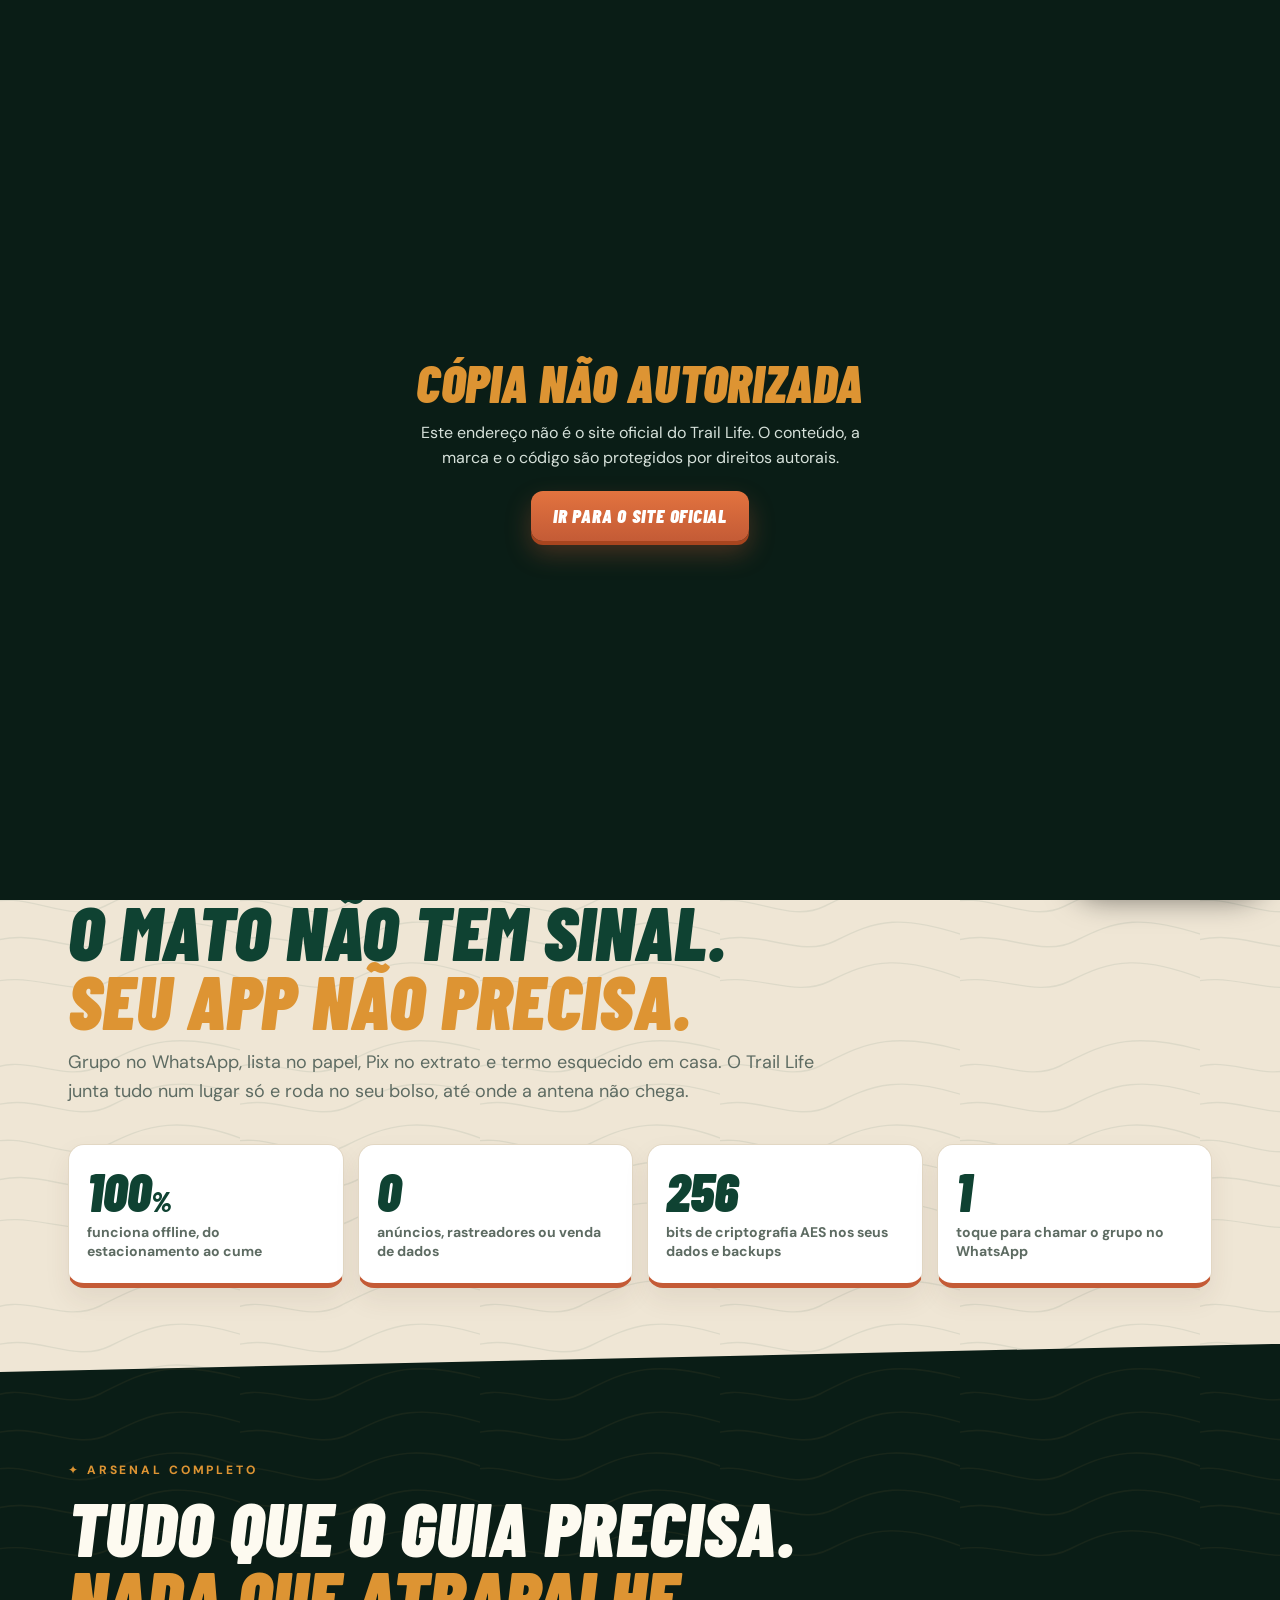
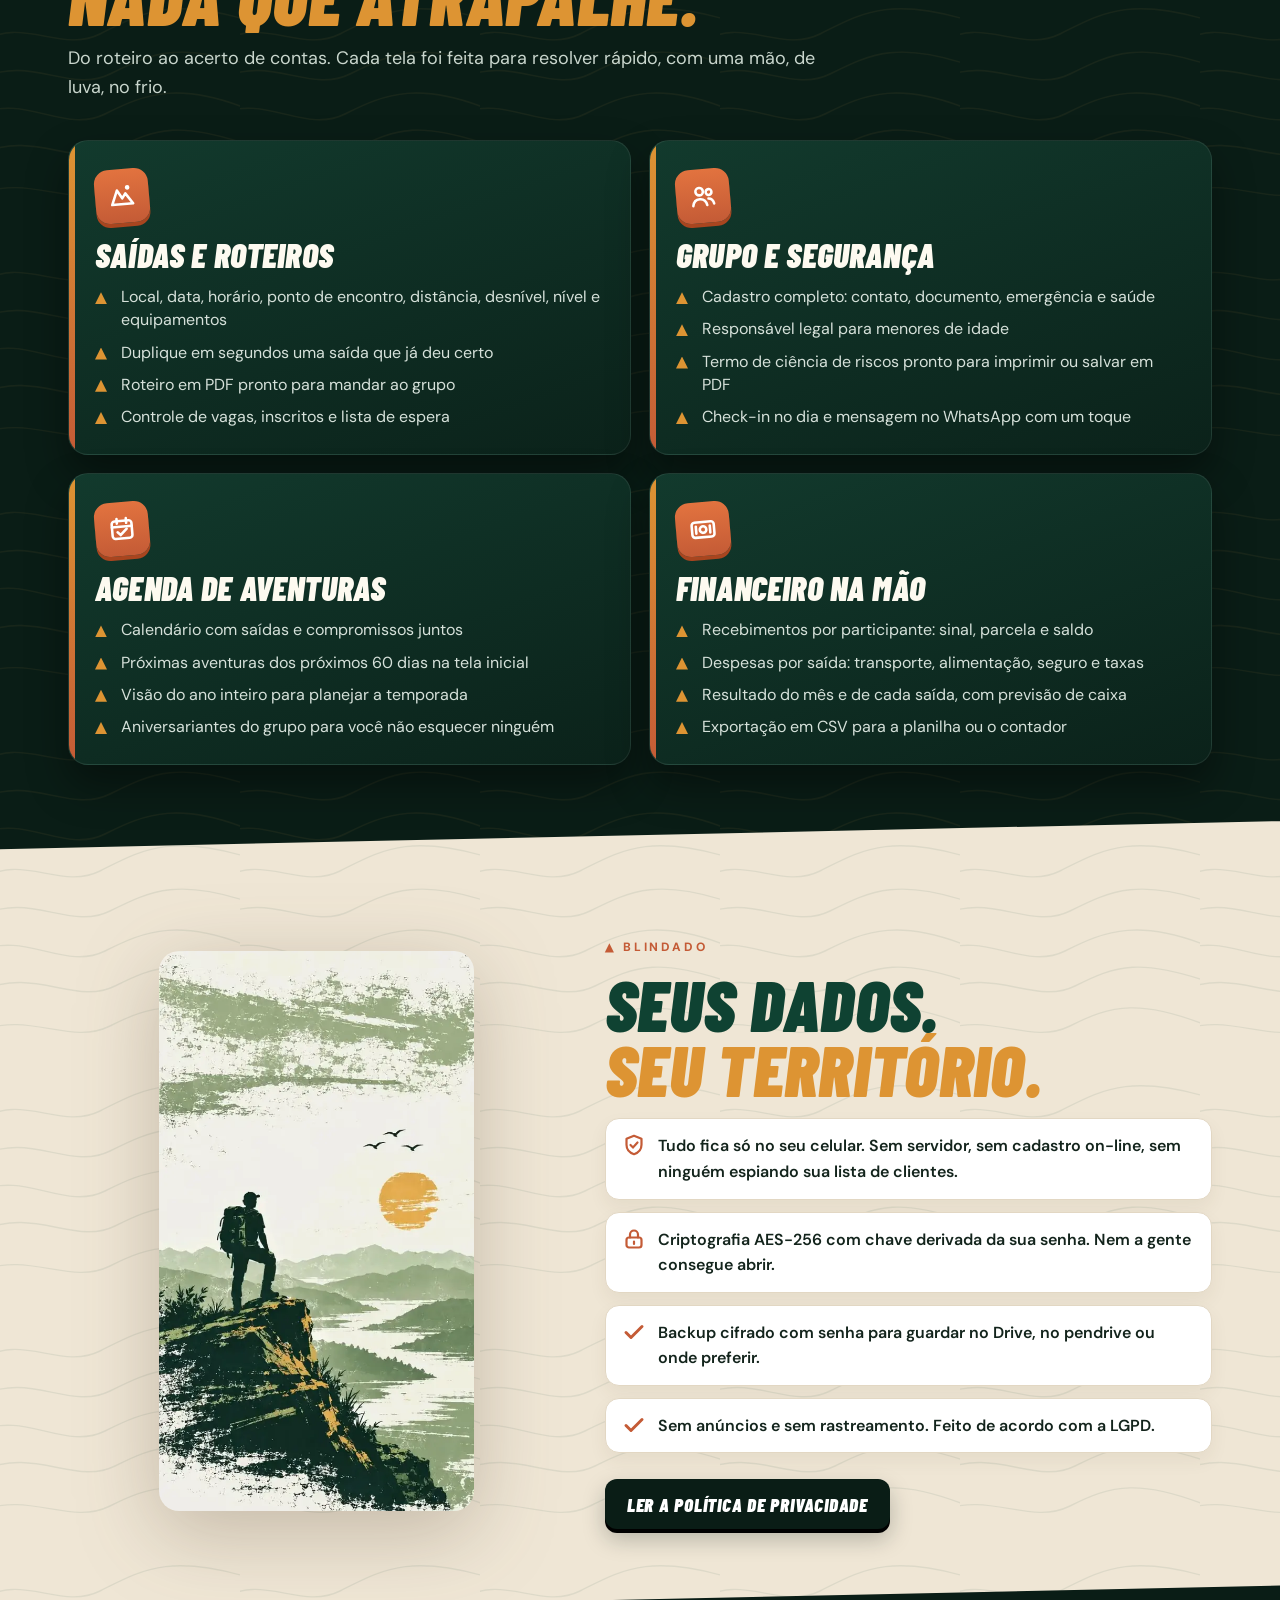
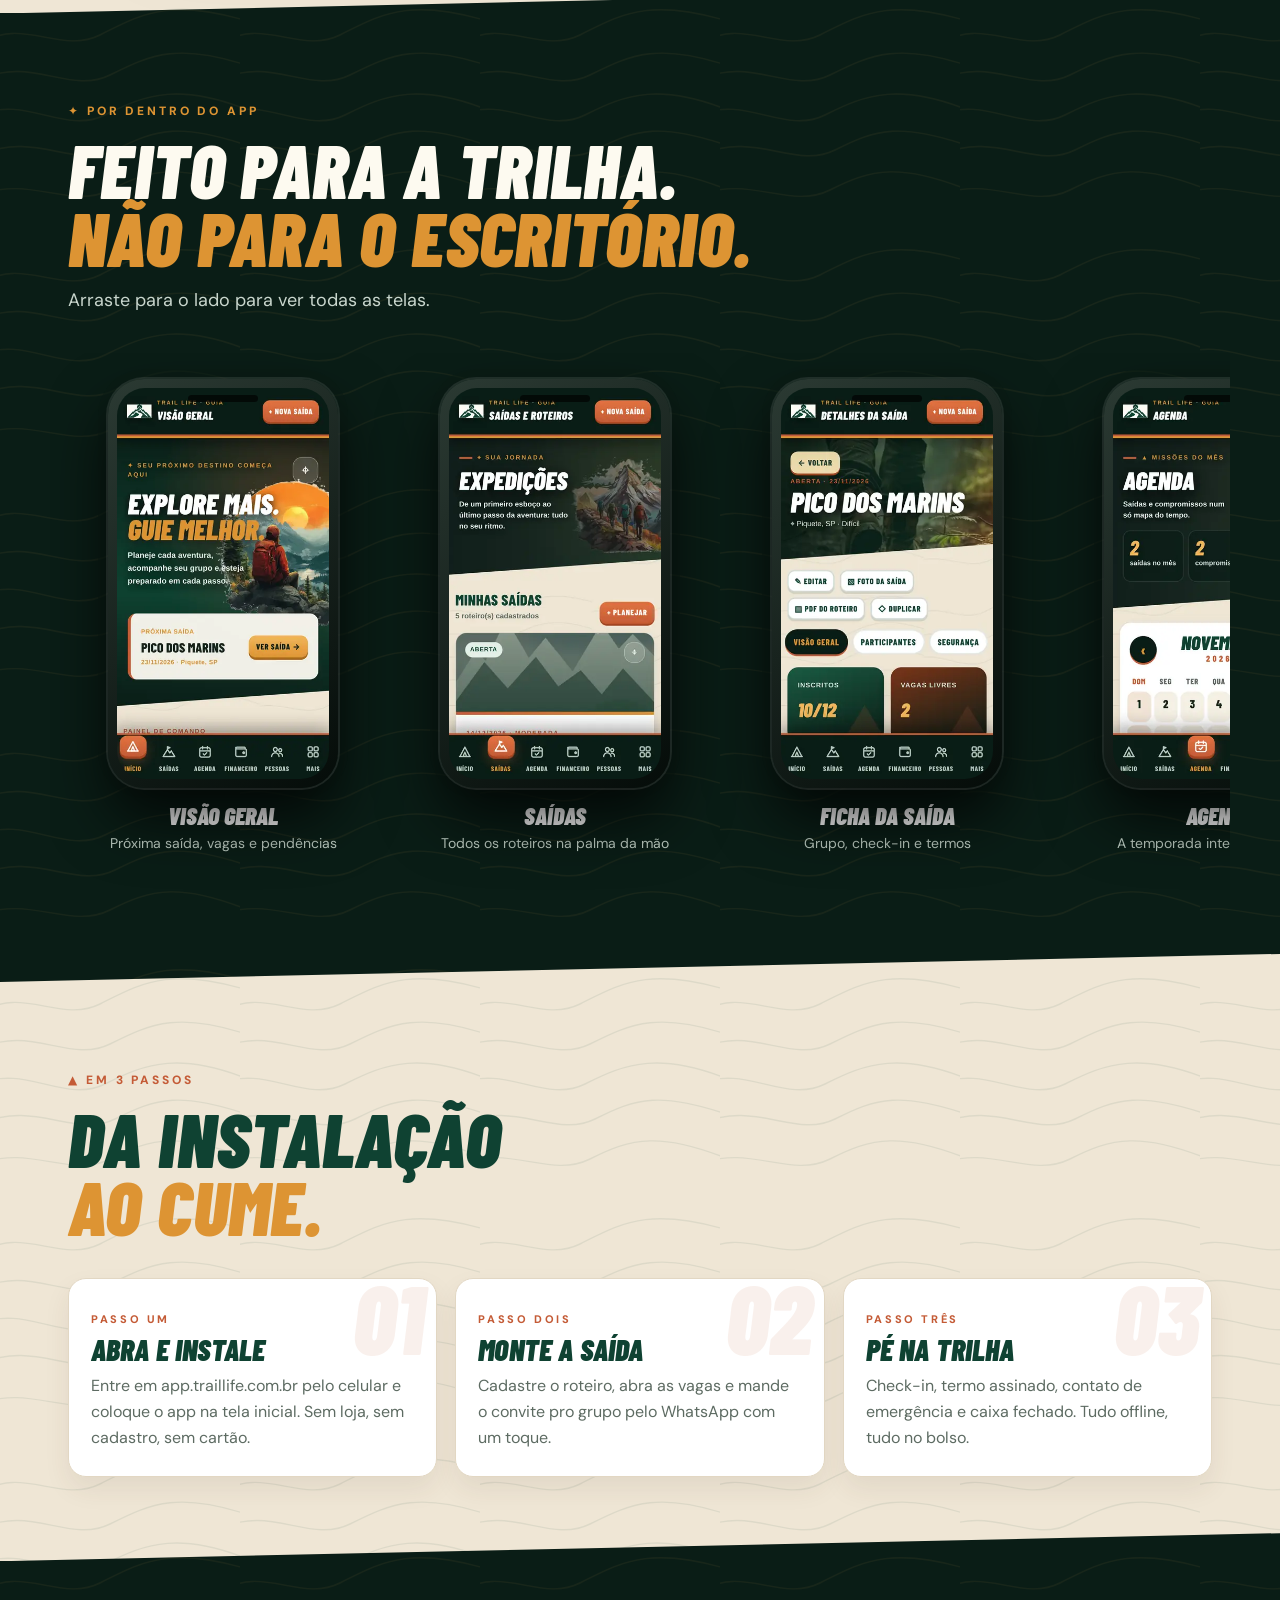
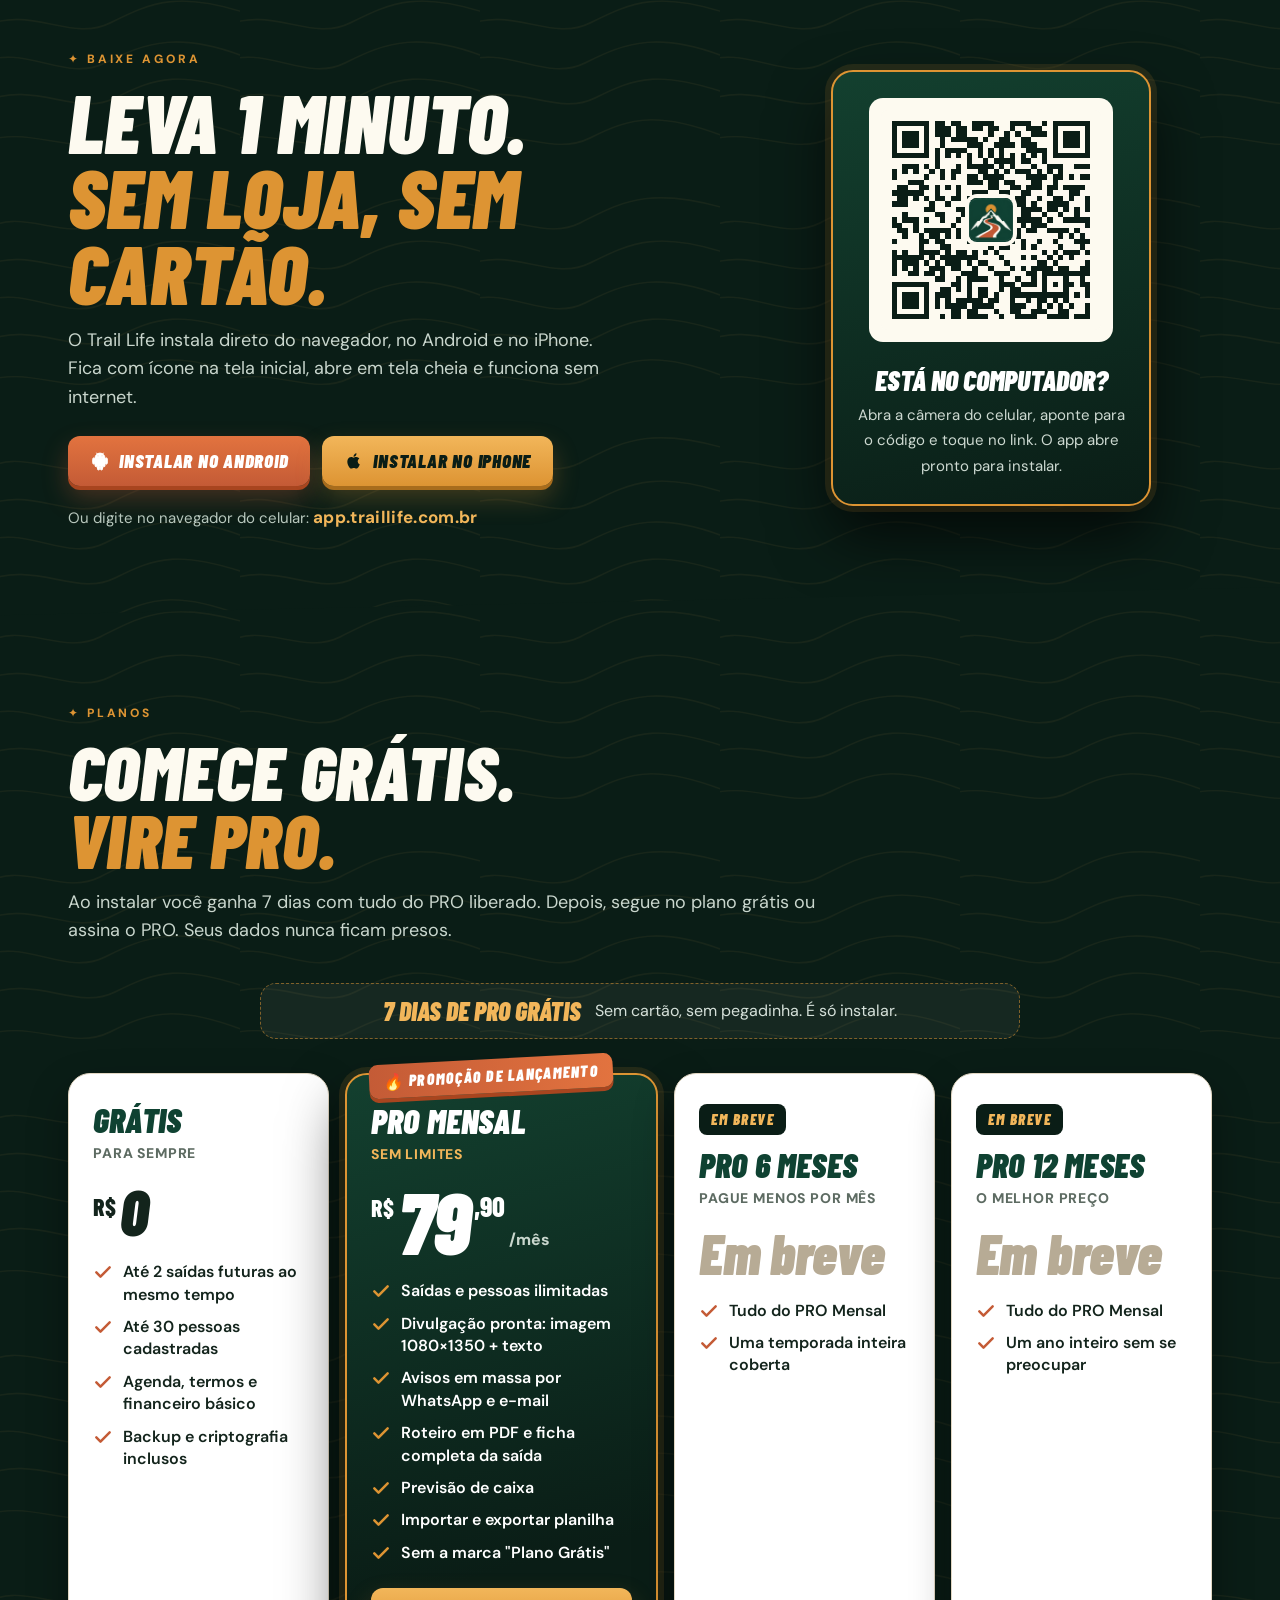
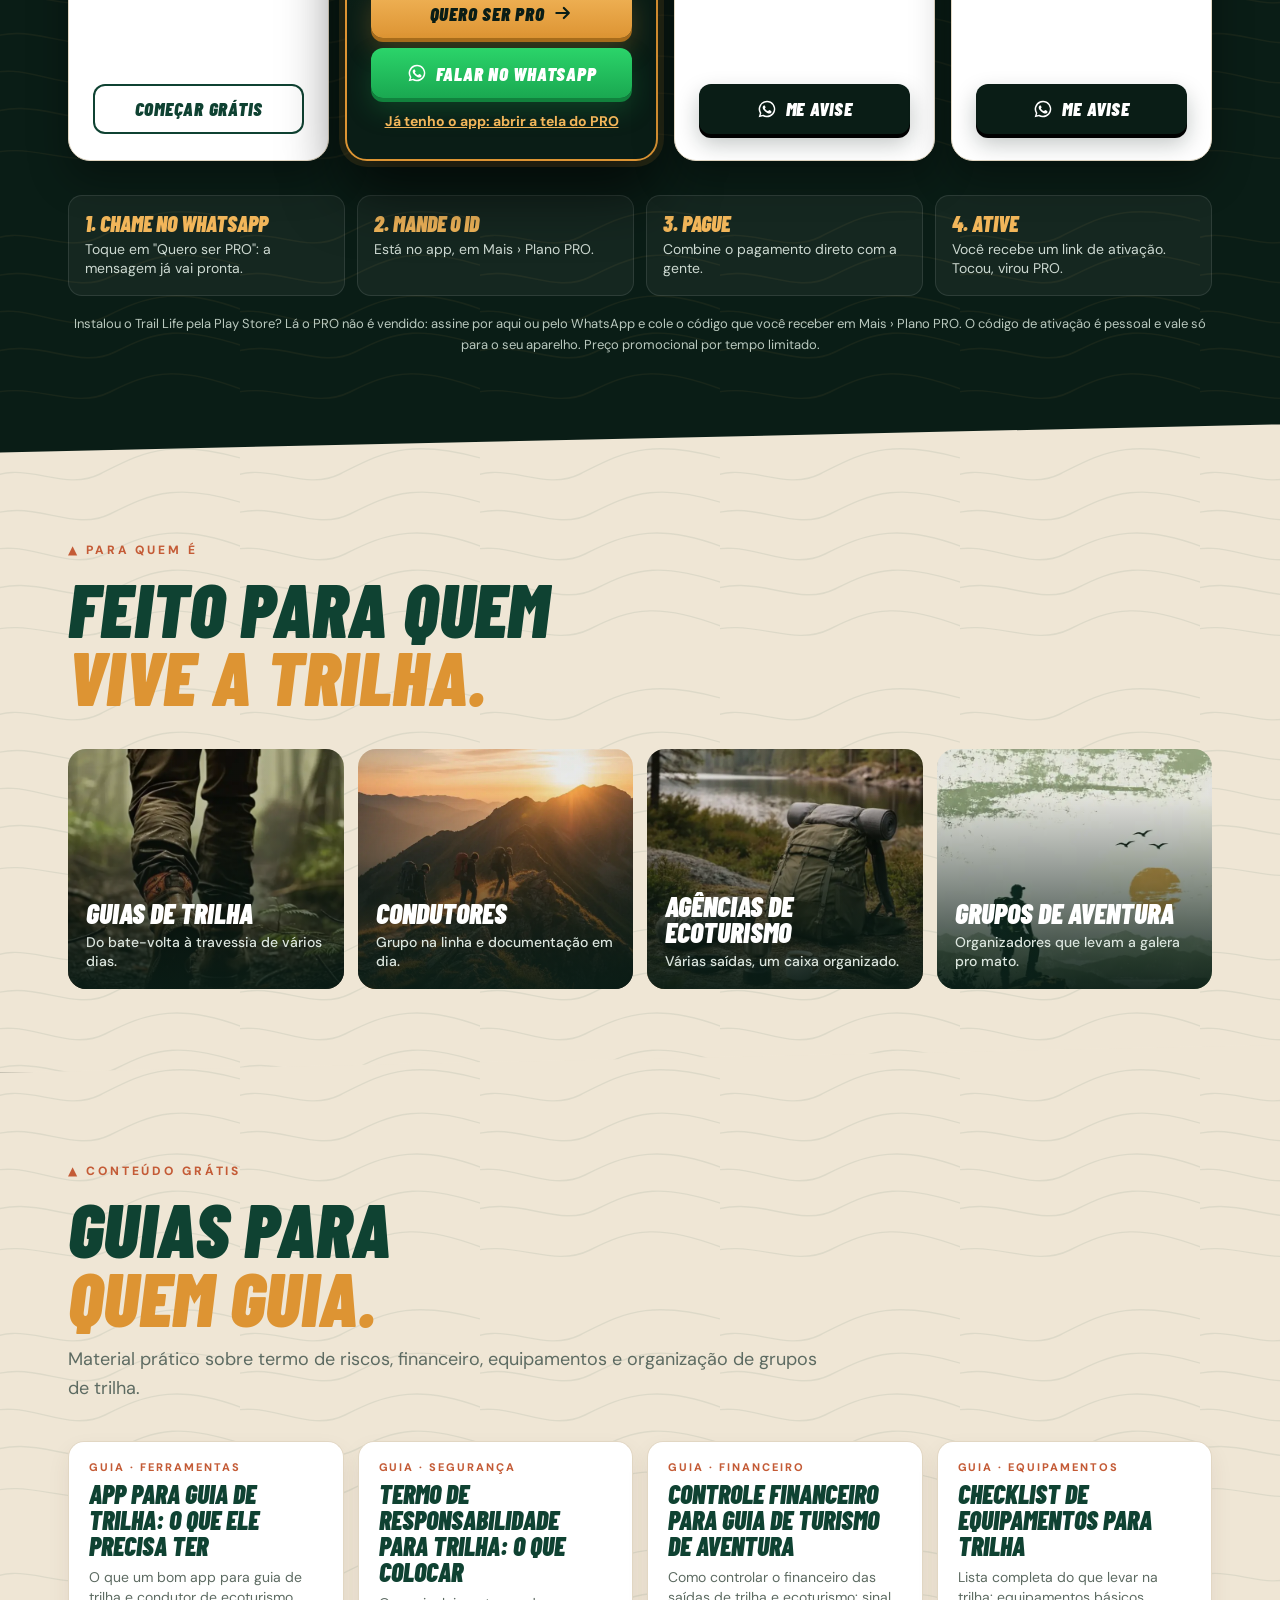
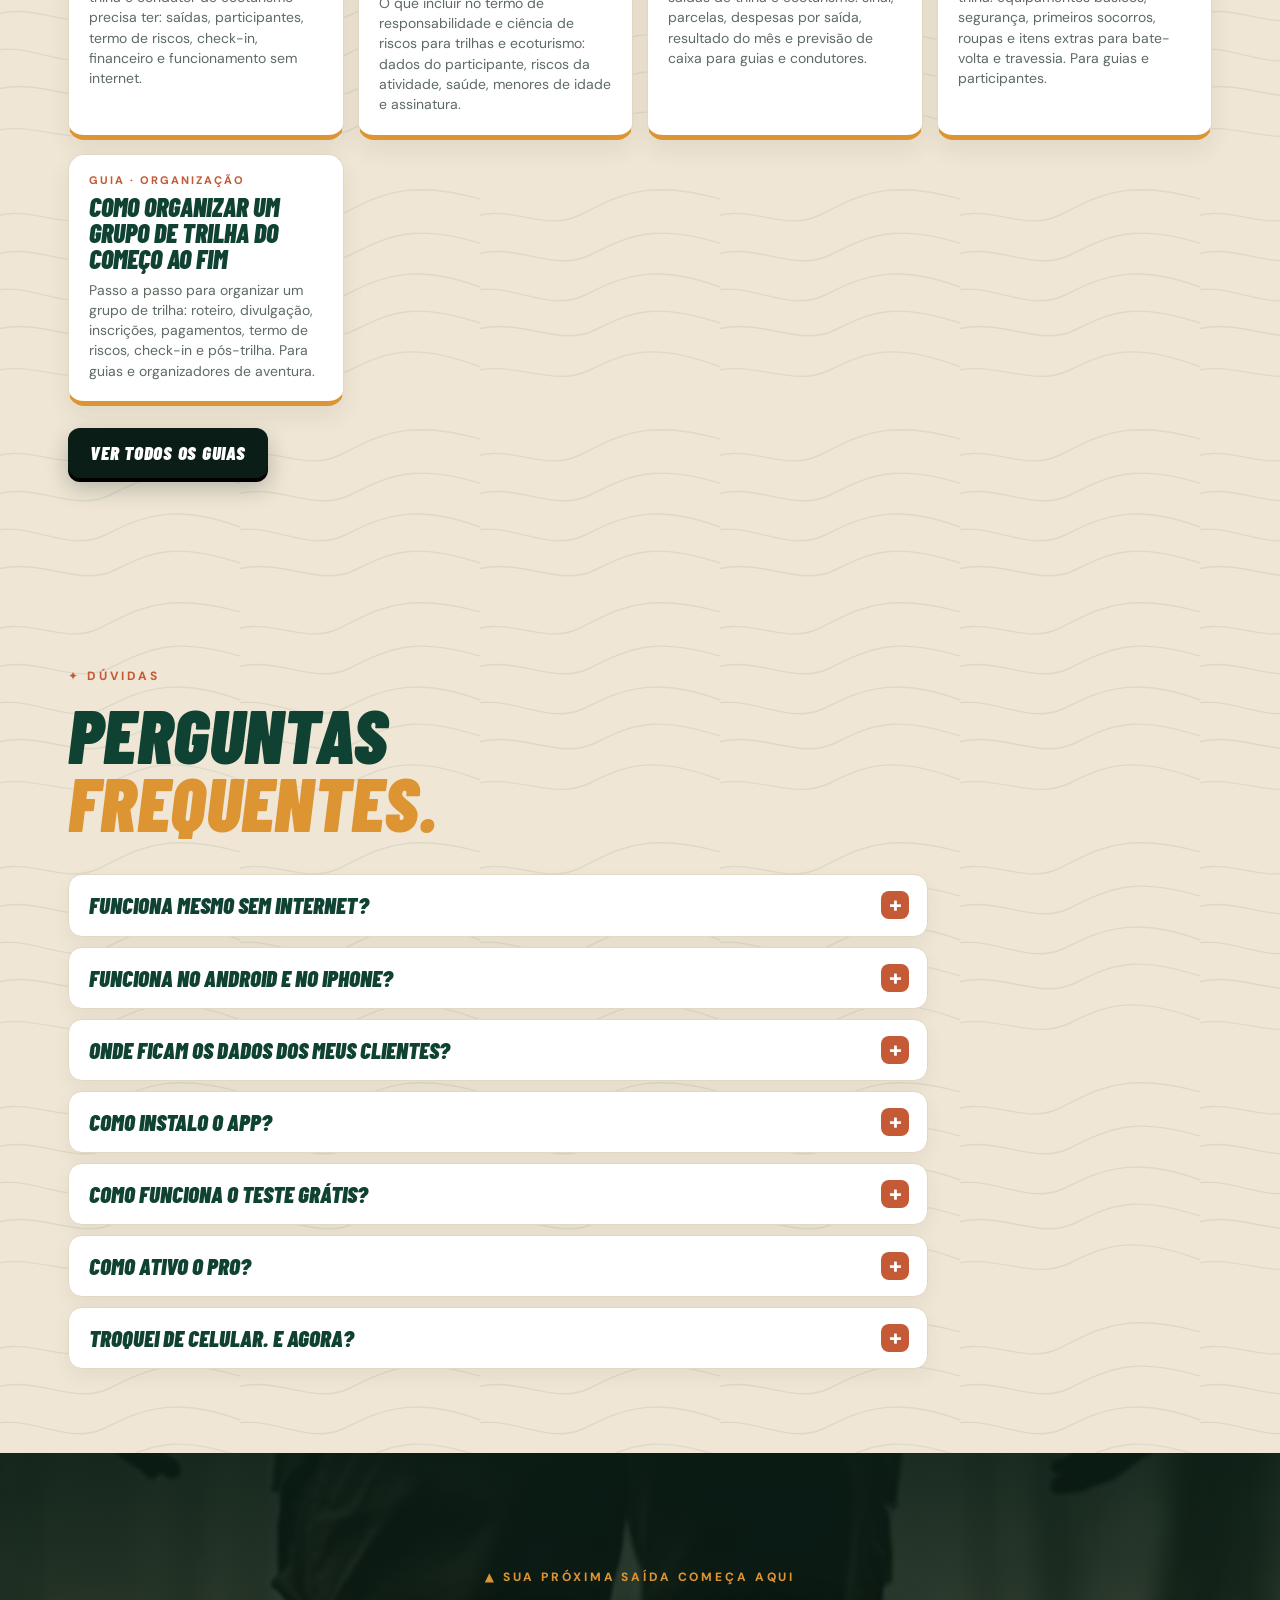
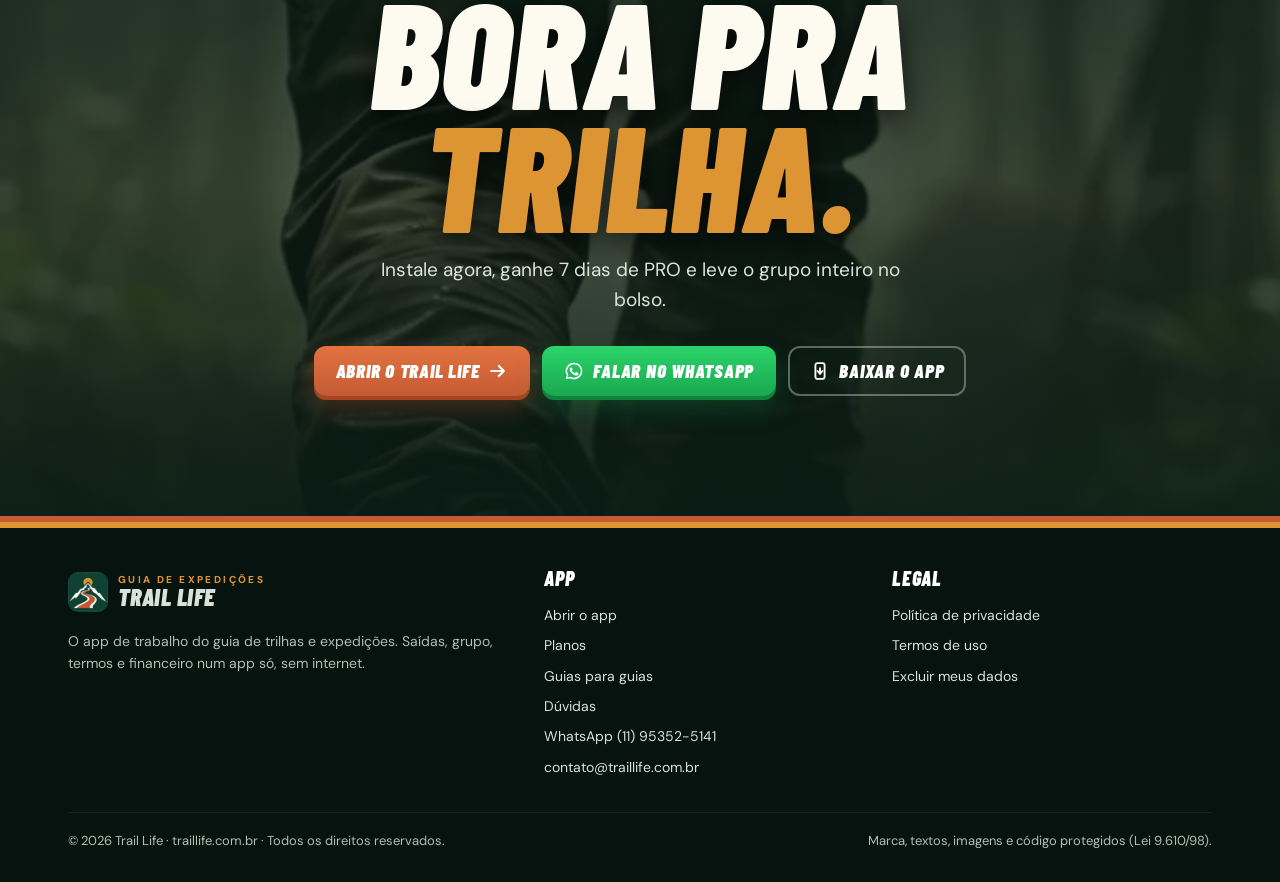
<file: index.html>
<!doctype html>
<!-- TRAIL LIFE · site oficial · https://traillife.com.br · (c) 2026 Trail Life. Todos os direitos reservados.
     Código, textos, imagens e marca protegidos pela Lei 9.610/98 (direitos autorais) e Lei 9.279/96 (marcas).
     Cópia, reprodução ou adaptação sem autorização expressa são proibidas. Assinatura: TL-SITE-7Q3K-BR26 -->
<html lang="pt-BR">
<head>
<meta charset="utf-8">
<meta name="viewport" content="width=device-width,initial-scale=1,viewport-fit=cover">
<title>Trail Life · App do guia de trilhas: saídas, grupo e financeiro sem internet</title>
<meta name="description" content="TRAIL LIFE é o app de trabalho do guia de trilhas e expedições: roteiros, participantes, termo de riscos, agenda e financeiro num app só. Funciona sem internet. Teste grátis por 7 dias.">
<meta name="keywords" content="app para guia de trilha, aplicativo guia de trilhas, gestão de trilhas, sistema para agência de ecoturismo, guia de turismo de aventura, condutor de trilha, controle de participantes trilha, termo de responsabilidade trilha, termo de ciência de riscos, financeiro guia de trilha, organizar grupo de trilha, app de trekking, app de montanhismo">
<link rel="alternate" hreflang="pt-BR" href="https://traillife.com.br/">
<meta name="geo.region" content="BR">
<meta name="author" content="Trail Life">
<meta name="copyright" content="(c) 2026 Trail Life · traillife.com.br">
<meta name="robots" content="index,follow,max-image-preview:large">
<meta name="theme-color" content="#0a1d16">
<link rel="canonical" href="https://traillife.com.br/">
<link rel="icon" type="image/png" sizes="48x48" href="img/favicon-48.png">
<link rel="icon" type="image/png" sizes="192x192" href="img/icon-192.png">
<link rel="apple-touch-icon" href="img/apple-touch-icon.png">
<meta property="og:type" content="website">
<meta property="og:locale" content="pt_BR">
<meta property="og:site_name" content="Trail Life">
<meta property="og:url" content="https://traillife.com.br/">
<meta property="og:title" content="Trail Life · Explore mais. Guie melhor.">
<meta property="og:description" content="Saídas, grupo, termos e financeiro das suas trilhas num app só. Funciona sem internet. Teste grátis por 7 dias.">
<meta property="og:image" content="https://traillife.com.br/img/og-traillife.jpg">
<meta property="og:image:width" content="1200">
<meta property="og:image:height" content="630">
<meta property="og:image:alt" content="Trail Life, o app do guia de trilhas">
<meta name="twitter:card" content="summary_large_image">
<meta name="twitter:title" content="Trail Life · Explore mais. Guie melhor.">
<meta name="twitter:description" content="O app de trabalho do guia de trilhas. Funciona sem internet.">
<meta name="twitter:image" content="https://traillife.com.br/img/og-traillife.jpg">
<link rel="preload" href="fonts/barlow-condensed-latin-900-italic.woff2" as="font" type="font/woff2" crossorigin>
<link rel="preload" href="img/hero.webp" as="image" type="image/webp">
<link rel="stylesheet" href="css/site.css">
<script type="application/ld+json">
{
"@context": "https://schema.org",
"@graph": [
{
"@type": "WebSite",
"@id": "https://traillife.com.br/#site",
"url": "https://traillife.com.br/",
"name": "Trail Life",
"alternateName": [
"TrailLife",
"Trail Life App"
],
"inLanguage": "pt-BR",
"publisher": {
"@id": "https://traillife.com.br/#org"
}
},
{
"@type": "Organization",
"@id": "https://traillife.com.br/#org",
"name": "Trail Life",
"url": "https://traillife.com.br/",
"logo": "https://traillife.com.br/img/icone-512.png",
"email": "contato@traillife.com.br",
"description": "Trail Life, app de gestão para guias de trilha, condutores e agências de ecoturismo.",
"areaServed": "BR",
"contactPoint": {
"@type": "ContactPoint",
"telephone": "+55-11-95352-5141",
"contactType": "sales",
"availableLanguage": "Portuguese"
}
},
{
"@type": "SoftwareApplication",
"name": "Trail Life",
"alternateName": "Trail Life: Guia de Trilhas",
"applicationCategory": "BusinessApplication",
"operatingSystem": "Android, iOS, Web",
"url": "https://app.traillife.com.br/",
"image": "https://traillife.com.br/img/og-traillife.jpg",
"description": "App de trabalho do guia de trilhas e expedições: roteiros, participantes, termo de riscos, agenda e financeiro. Funciona sem internet.",
"publisher": {
"@id": "https://traillife.com.br/#org"
},
"offers": [
{
"@type": "Offer",
"name": "Plano Grátis",
"price": "0",
"priceCurrency": "BRL"
},
{
"@type": "Offer",
"name": "PRO Mensal",
"price": "79.90",
"priceCurrency": "BRL",
"category": "subscription"
}
],
"applicationSubCategory": "Gestão de turismo de aventura",
"inLanguage": "pt-BR",
"installUrl": "https://app.traillife.com.br/?instalar=1",
"downloadUrl": "https://app.traillife.com.br/",
"isAccessibleForFree": true,
"featureList": [
"Funciona sem internet",
"Cadastro de saídas e roteiros",
"Ficha de participantes com contato de emergência",
"Termo de ciência de riscos em PDF",
"Check-in no dia",
"Financeiro por saída",
"Agenda de aventuras",
"Criptografia AES-256"
],
"screenshot": [
"https://traillife.com.br/img/tela-inicio.webp",
"https://traillife.com.br/img/tela-saida.webp",
"https://traillife.com.br/img/tela-financeiro.webp"
]
},
{
"@type": "FAQPage",
"mainEntity": [
{
"@type": "Question",
"name": "Funciona mesmo sem internet?",
"acceptedAnswer": {
"@type": "Answer",
"text": "Sim. Depois de abrir o app pela primeira vez, ele funciona inteiro sem sinal: cadastro, check-in, termos e financeiro. Só precisa de internet para mandar mensagem no WhatsApp ou buscar CEP."
}
},
{
"@type": "Question",
"name": "Funciona no Android e no iPhone?",
"acceptedAnswer": {
"@type": "Answer",
"text": "Funciona nos dois. Você instala direto pelo navegador em app.traillife.com.br: no Android pelo Chrome e no iPhone pelo Safari. O app fica na tela inicial como qualquer outro."
}
},
{
"@type": "Question",
"name": "Onde ficam os dados dos meus clientes?",
"acceptedAnswer": {
"@type": "Answer",
"text": "Só no seu aparelho, protegidos com criptografia AES-256. Não existe servidor com seus dados. Para não perder nada, faça o backup cifrado e guarde no Drive ou onde preferir."
}
},
{
"@type": "Question",
"name": "Como instalo o app?",
"acceptedAnswer": {
"@type": "Answer",
"text": "No celular, toque em \"Baixar o app\" aqui no site e siga o passo a passo do seu aparelho. No computador, aponte a câmera do celular para o QR code da seção \"Baixe agora\". Leva menos de um minuto."
}
},
{
"@type": "Question",
"name": "Como funciona o teste grátis?",
"acceptedAnswer": {
"@type": "Answer",
"text": "Ao instalar, você usa tudo do PRO por 7 dias, sem cartão. Depois, se não assinar, o app segue no plano grátis e nada que você cadastrou é apagado ou bloqueado."
}
},
{
"@type": "Question",
"name": "Como ativo o PRO?",
"acceptedAnswer": {
"@type": "Answer",
"text": "No app, vá em Mais › Plano PRO e toque em \"Pedir pelo WhatsApp\". A mensagem já leva o ID do seu aparelho. Depois do pagamento você recebe um link de ativação: é só tocar. Se usa o app da Play Store, a compra é feita por aqui ou pelo WhatsApp e você cola o código em Mais › Plano PRO."
}
},
{
"@type": "Question",
"name": "Troquei de celular. E agora?",
"acceptedAnswer": {
"@type": "Answer",
"text": "Faça o backup no aparelho antigo e restaure no novo. Como o código PRO é ligado ao aparelho, fale com a gente pelo app que liberamos o novo celular."
}
}
]
}
]
}
</script>
</head>
<body data-tl="TL-SITE-7Q3K-BR26">
<a class="skip" href="#conteudo">Pular para o conteúdo</a>
<svg width="0" height="0" style="position:absolute" aria-hidden="true">
 <symbol id="i-ok" viewBox="0 0 24 24"><path fill="none" stroke="currentColor" stroke-width="3" stroke-linecap="round" stroke-linejoin="round" d="M4 12.5l5 5L20 6.5"/></symbol>
 <symbol id="i-mapa" viewBox="0 0 24 24"><path fill="none" stroke="currentColor" stroke-width="2.2" stroke-linejoin="round" d="M3 19l5-12 4 7 3-4 6 9z"/><circle cx="17" cy="5" r="2" fill="currentColor"/></symbol>
 <symbol id="i-grupo" viewBox="0 0 24 24"><g fill="none" stroke="currentColor" stroke-width="2.2" stroke-linecap="round"><circle cx="9" cy="8" r="3.2"/><path d="M3 20c.6-3.6 3-5.5 6-5.5s5.4 1.9 6 5.5"/><circle cx="17" cy="9" r="2.5"/><path d="M16.5 14.6c2.5.2 4 1.9 4.5 4.6"/></g></symbol>
 <symbol id="i-agenda" viewBox="0 0 24 24"><g fill="none" stroke="currentColor" stroke-width="2.2" stroke-linecap="round"><rect x="3.5" y="5" width="17" height="15" rx="2.5"/><path d="M3.5 10h17M8 3v4M16 3v4"/><path d="M8 14.5l2.5 2.5L16 12"/></g></symbol>
 <symbol id="i-grana" viewBox="0 0 24 24"><g fill="none" stroke="currentColor" stroke-width="2.2" stroke-linecap="round"><rect x="2.5" y="6" width="19" height="13" rx="2.5"/><circle cx="12" cy="12.5" r="2.8"/><path d="M6 9.5v6M18 9.5v6"/></g></symbol>
 <symbol id="i-cadeado" viewBox="0 0 24 24"><g fill="none" stroke="currentColor" stroke-width="2.2" stroke-linecap="round"><rect x="4.5" y="10.5" width="15" height="10" rx="2.5"/><path d="M8 10.5V7.5a4 4 0 018 0v3M12 14.5v2.5"/></g></symbol>
 <symbol id="i-sinal" viewBox="0 0 24 24"><g fill="none" stroke="currentColor" stroke-width="2.2" stroke-linecap="round"><path d="M5 19v-2M9.5 19v-5M14 19v-8M18.5 19V8"/><path d="M3 3l18 18"/></g></symbol>
 <symbol id="i-cel" viewBox="0 0 24 24"><g fill="none" stroke="currentColor" stroke-width="2.2" stroke-linecap="round"><rect x="6.5" y="2.5" width="11" height="19" rx="2.5"/><path d="M12 15.5v-7M9 12l3 3.5 3-3.5"/></g></symbol>
 <symbol id="i-seta" viewBox="0 0 24 24"><path fill="none" stroke="currentColor" stroke-width="2.6" stroke-linecap="round" stroke-linejoin="round" d="M4 12h15M13 6l6 6-6 6"/></symbol>
 <symbol id="i-whats" viewBox="0 0 24 24"><path fill="currentColor" d="M12 2a10 10 0 00-8.6 15.1L2 22l5-1.3A10 10 0 1012 2zm0 18.2a8.2 8.2 0 01-4.2-1.2l-.3-.2-3 .8.8-2.9-.2-.3A8.2 8.2 0 1112 20.2zm4.5-6.1c-.2-.1-1.5-.7-1.7-.8s-.4-.1-.6.1-.7.8-.8 1-.3.2-.5.1a6.7 6.7 0 01-3.3-2.9c-.3-.4.3-.4.7-1.3.1-.2 0-.3 0-.4l-.8-1.8c-.2-.5-.4-.4-.6-.4h-.5a1 1 0 00-.7.3 2.9 2.9 0 00-.9 2.2 5.1 5.1 0 001 2.7 11.6 11.6 0 004.5 3.9c1.7.7 2.3.8 3.1.6a2.7 2.7 0 001.8-1.2 2.2 2.2 0 00.2-1.2c-.1-.1-.3-.2-.5-.3z"/></symbol>
 <symbol id="i-android" viewBox="0 0 24 24"><path fill="currentColor" d="M6 9.5h12v8a1.5 1.5 0 01-1.5 1.5H15v2.5a1.25 1.25 0 01-2.5 0V19h-1v2.5a1.25 1.25 0 01-2.5 0V19H7.5A1.5 1.5 0 016 17.5zM3.25 9.5a1.25 1.25 0 012.5 0v5a1.25 1.25 0 01-2.5 0zm15 0a1.25 1.25 0 012.5 0v5a1.25 1.25 0 01-2.5 0zM6 8.5a6 6 0 0112 0zm3.5-2.2a.7.7 0 100-1.4.7.7 0 000 1.4zm5 0a.7.7 0 100-1.4.7.7 0 000 1.4zM8 2.5l1.3 2M16 2.5l-1.3 2" stroke="currentColor" stroke-width="1.2" stroke-linecap="round"/></symbol>
 <symbol id="i-apple" viewBox="0 0 24 24"><path fill="currentColor" d="M16.4 12.6c0-2.4 2-3.5 2-3.6a4.3 4.3 0 00-3.4-1.8c-1.4-.2-2.8.8-3.5.8s-1.8-.8-3-.8a4.5 4.5 0 00-3.8 2.3c-1.6 2.8-.4 7 1.2 9.3.8 1.1 1.7 2.4 2.9 2.3s1.6-.7 3-.7 1.8.7 3 .7 2-1.1 2.8-2.3a9.5 9.5 0 001.3-2.6 3.9 3.9 0 01-2.5-3.6zM14.1 5.6A4 4 0 0015 2.7a4 4 0 00-2.6 1.4 3.8 3.8 0 00-1 2.8 3.4 3.4 0 002.7-1.3z"/></symbol>
 <symbol id="i-escudo" viewBox="0 0 24 24"><path fill="none" stroke="currentColor" stroke-width="2.2" stroke-linejoin="round" d="M12 2.8l7.5 3v6c0 4.6-3.2 8-7.5 9.4-4.3-1.4-7.5-4.8-7.5-9.4v-6z"/><path fill="none" stroke="currentColor" stroke-width="2.2" stroke-linecap="round" d="M8.5 12l2.5 2.5 4.5-5"/></symbol>
</svg>

<header class="topbar">
 <div class="wrap">
  <a class="marca" href="#topo" aria-label="Trail Life, início">
   <img src="img/logo-96.png" width="40" height="40" alt="">
   <span><small>GUIA DE EXPEDIÇÕES</small><strong>Trail Life</strong></span>
  </a>
  <nav class="menu" id="menu" aria-label="Principal">
   <a href="#recursos">Recursos</a>
   <a href="#telas">Telas</a>
   <a href="#planos">Planos</a>
   <a href="guias.html">Guias</a>
   <a href="#duvidas">Dúvidas</a>
   <a class="btn" href="#baixar" data-baixar><svg><use href="#i-cel"/></svg> Baixar o app</a>
  </nav>
  <button class="menu-btn" id="menuBtn" aria-label="Abrir menu" aria-expanded="false" aria-controls="menu"><svg viewBox="0 0 24 24"><path fill="none" stroke="currentColor" stroke-width="2.6" stroke-linecap="round" d="M4 7h16M4 12h16M4 17h11"/></svg></button>
 </div>
</header>

<main id="conteudo">
<section class="hero" id="topo">
 <div class="wrap">
  <div>
   <span class="eyebrow">✦ O app de trabalho do guia de trilhas</span>
   <h1>Explore mais.<br><em>Guie melhor.</em></h1>
   <p class="lead">Saídas, grupo, termo de riscos e financeiro num app só. Pensado para quem guia gente no meio do mato, <b>sem sinal e sem desculpa</b>.</p>
   <div class="acoes">
    <button class="btn" type="button" data-baixar><svg><use href="#i-cel"/></svg> Baixar o app grátis</button>
    <a class="btn ghost" href="https://app.traillife.com.br/" data-app>Abrir no navegador <svg><use href="#i-seta"/></svg></a>
   </div>
   <div class="selos">
    <span><svg><use href="#i-sinal"/></svg>Funciona sem internet</span>
    <span><svg><use href="#i-cadeado"/></svg>Criptografia AES-256</span>
    <span><svg><use href="#i-ok"/></svg>7 dias de PRO grátis</span>
   </div>
  </div>
  <div class="hero-visual">
   <img class="sol-arte" src="img/por-do-sol.webp" width="230" height="236" alt="" loading="eager">
   <div class="fone"><img src="img/tela-inicio.webp" width="420" height="747" alt="Tela inicial do Trail Life com a próxima saída e o painel de comando"></div>
   <div class="tag"><small>PRÓXIMA SAÍDA</small><b>Pico dos Marins</b></div>
   <a class="qr-hero so-pc" href="#baixar"><div class="qr"><img src="img/qr-app.svg" width="110" height="110" alt="QR code para abrir e instalar o Trail Life no celular"><img class="qr-logo" src="img/logo-96.png" width="24" height="24" alt=""></div><span><b>Aponte a câmera</b>e instale no celular</span></a>
  </div>
 </div>
</section>

<div class="faixa" aria-hidden="true"><div>
 <span>Saídas</span><span>Grupo</span><span>Termo de riscos</span><span>Check-in</span><span>Financeiro</span><span>WhatsApp</span><span>Sem sinal</span>
 <span>Saídas</span><span>Grupo</span><span>Termo de riscos</span><span>Check-in</span><span>Financeiro</span><span>WhatsApp</span><span>Sem sinal</span>
</div></div>

<section class="sec claro" id="porque">
 <div class="wrap">
  <div class="sec-head surge">
   <span class="eyebrow">▲ Chega de caderninho e planilha</span>
   <h2>O mato não tem sinal.<br><span class="laranja">Seu app não precisa.</span></h2>
   <p>Grupo no WhatsApp, lista no papel, Pix no extrato e termo esquecido em casa. O Trail Life junta tudo num lugar só e roda no seu bolso, até onde a antena não chega.</p>
  </div>
  <div class="numeros">
   <div class="num surge"><b>100<small>%</small></b><span>funciona offline, do estacionamento ao cume</span></div>
   <div class="num surge"><b>0</b><span>anúncios, rastreadores ou venda de dados</span></div>
   <div class="num surge"><b>256</b><span>bits de criptografia AES nos seus dados e backups</span></div>
   <div class="num surge"><b>1</b><span>toque para chamar o grupo no WhatsApp</span></div>
  </div>
 </div>
</section>

<section class="sec escuro corte-topo" id="recursos">
 <div class="wrap">
  <div class="sec-head surge">
   <span class="eyebrow">✦ Arsenal completo</span>
   <h2>Tudo que o guia precisa.<br><span class="laranja">Nada que atrapalhe.</span></h2>
   <p>Do roteiro ao acerto de contas. Cada tela foi feita para resolver rápido, com uma mão, de luva, no frio.</p>
  </div>
  <div class="recursos">
   <article class="rec surge">
    <div class="ico"><svg><use href="#i-mapa"/></svg></div>
    <h3>Saídas e roteiros</h3>
    <ul>
     <li>Local, data, horário, ponto de encontro, distância, desnível, nível e equipamentos</li>
     <li>Duplique em segundos uma saída que já deu certo</li>
     <li>Roteiro em PDF pronto para mandar ao grupo</li>
     <li>Controle de vagas, inscritos e lista de espera</li>
    </ul>
   </article>
   <article class="rec surge">
    <div class="ico"><svg><use href="#i-grupo"/></svg></div>
    <h3>Grupo e segurança</h3>
    <ul>
     <li>Cadastro completo: contato, documento, emergência e saúde</li>
     <li>Responsável legal para menores de idade</li>
     <li>Termo de ciência de riscos pronto para imprimir ou salvar em PDF</li>
     <li>Check-in no dia e mensagem no WhatsApp com um toque</li>
    </ul>
   </article>
   <article class="rec surge">
    <div class="ico"><svg><use href="#i-agenda"/></svg></div>
    <h3>Agenda de aventuras</h3>
    <ul>
     <li>Calendário com saídas e compromissos juntos</li>
     <li>Próximas aventuras dos próximos 60 dias na tela inicial</li>
     <li>Visão do ano inteiro para planejar a temporada</li>
     <li>Aniversariantes do grupo para você não esquecer ninguém</li>
    </ul>
   </article>
   <article class="rec surge">
    <div class="ico"><svg><use href="#i-grana"/></svg></div>
    <h3>Financeiro na mão</h3>
    <ul>
     <li>Recebimentos por participante: sinal, parcela e saldo</li>
     <li>Despesas por saída: transporte, alimentação, seguro e taxas</li>
     <li>Resultado do mês e de cada saída, com previsão de caixa</li>
     <li>Exportação em CSV para a planilha ou o contador</li>
    </ul>
   </article>
  </div>
 </div>
</section>

<section class="sec claro corte-topo" id="dados">
 <div class="wrap dados">
  <div class="arte surge"><img src="img/silhueta.webp" width="600" height="1067" alt="Silhueta de um guia no alto da montanha ao pôr do sol" loading="lazy"></div>
  <div class="surge">
   <span class="eyebrow">▲ Blindado</span>
   <h2>Seus dados.<br><span class="laranja">Seu território.</span></h2>
   <ul class="check">
    <li><svg><use href="#i-escudo"/></svg>Tudo fica só no seu celular. Sem servidor, sem cadastro on-line, sem ninguém espiando sua lista de clientes.</li>
    <li><svg><use href="#i-cadeado"/></svg>Criptografia AES-256 com chave derivada da sua senha. Nem a gente consegue abrir.</li>
    <li><svg><use href="#i-ok"/></svg>Backup cifrado com senha para guardar no Drive, no pendrive ou onde preferir.</li>
    <li><svg><use href="#i-ok"/></svg>Sem anúncios e sem rastreamento. Feito de acordo com a LGPD.</li>
   </ul>
   <a class="btn dark" href="privacidade.html">Ler a política de privacidade</a>
  </div>
 </div>
</section>

<section class="sec escuro corte-topo" id="telas">
 <div class="wrap">
  <div class="sec-head surge">
   <span class="eyebrow">✦ Por dentro do app</span>
   <h2>Feito para a trilha.<br><span class="laranja">Não para o escritório.</span></h2>
   <p class="dica-arraste">Arraste para o lado para ver todas as telas.</p>
  </div>
  <div class="telas" tabindex="0" aria-label="Telas do aplicativo">
   <figure class="tela"><div class="fone"><img src="img/tela-inicio.webp" width="420" height="747" alt="Tela inicial"></div><b>Visão geral</b><small>Próxima saída, vagas e pendências</small></figure>
   <figure class="tela"><div class="fone"><img src="img/tela-saidas.webp" width="420" height="747" alt="Lista de saídas"></div><b>Saídas</b><small>Todos os roteiros na palma da mão</small></figure>
   <figure class="tela"><div class="fone"><img src="img/tela-saida.webp" width="420" height="747" alt="Detalhe de uma saída"></div><b>Ficha da saída</b><small>Grupo, check-in e termos</small></figure>
   <figure class="tela"><div class="fone"><img src="img/tela-agenda.webp" width="420" height="747" alt="Agenda de aventuras"></div><b>Agenda</b><small>A temporada inteira organizada</small></figure>
   <figure class="tela"><div class="fone"><img src="img/tela-financeiro.webp" width="420" height="747" alt="Financeiro"></div><b>Financeiro</b><small>Quem pagou, quem deve e quanto sobrou</small></figure>
   <figure class="tela"><div class="fone"><img src="img/tela-pessoas.webp" width="420" height="747" alt="Cadastro de pessoas"></div><b>Pessoas</b><small>Fichas completas e contato de emergência</small></figure>
  </div>
 </div>
</section>

<section class="sec claro corte-topo" id="como">
 <div class="wrap">
  <div class="sec-head surge">
   <span class="eyebrow">▲ Em 3 passos</span>
   <h2>Da instalação<br><span class="laranja">ao cume.</span></h2>
  </div>
  <div class="passos">
   <div class="passo surge"><span class="eyebrow">Passo um</span><h3>Abra e instale</h3><p>Entre em app.traillife.com.br pelo celular e coloque o app na tela inicial. Sem loja, sem cadastro, sem cartão.</p></div>
   <div class="passo surge"><span class="eyebrow">Passo dois</span><h3>Monte a saída</h3><p>Cadastre o roteiro, abra as vagas e mande o convite pro grupo pelo WhatsApp com um toque.</p></div>
   <div class="passo surge"><span class="eyebrow">Passo três</span><h3>Pé na trilha</h3><p>Check-in, termo assinado, contato de emergência e caixa fechado. Tudo offline, tudo no bolso.</p></div>
  </div>
 </div>
</section>

<section class="sec escuro corte-topo" id="baixar">
 <div class="wrap baixar">
  <div class="surge">
   <span class="eyebrow">✦ Baixe agora</span>
   <h2 class="tit-baixar">Leva 1 minuto.<br><span class="laranja">Sem loja, sem cartão.</span></h2>
   <p class="lead-baixar">O Trail Life instala direto do navegador, no Android e no iPhone. Fica com ícone na tela inicial, abre em tela cheia e funciona sem internet.</p>
   <div class="loja">
    <button class="btn" type="button" data-instalar="android"><svg><use href="#i-android"/></svg> Instalar no Android</button>
    <button class="btn sol" type="button" data-instalar="iphone"><svg><use href="#i-apple"/></svg> Instalar no iPhone</button>
   </div>
   <p class="endereco">Ou digite no navegador do celular: <b>app.traillife.com.br</b></p>
  </div>
  <div class="qr-card surge">
   <div class="qr"><img src="img/qr-app.svg" width="220" height="220" alt="QR code para abrir e instalar o Trail Life no celular"><img class="qr-logo" src="img/logo-96.png" width="44" height="44" alt=""></div>
   <b>Está no computador?</b>
   <span>Abra a câmera do celular, aponte para o código e toque no link. O app abre pronto para instalar.</span>
  </div>
 </div>
</section>

<section class="sec escuro corte-topo" id="planos">
 <div class="wrap">
  <div class="sec-head surge">
   <span class="eyebrow">✦ Planos</span>
   <h2>Comece grátis.<br><span class="laranja">Vire PRO.</span></h2>
   <p>Ao instalar você ganha 7 dias com tudo do PRO liberado. Depois, segue no plano grátis ou assina o PRO. Seus dados nunca ficam presos.</p>
  </div>
  <div class="teste surge"><b>7 dias de PRO grátis</b><span>Sem cartão, sem pegadinha. É só instalar.</span></div>
  <div class="planos">
   <div class="plano gratis surge">
    <h3>Grátis</h3>
    <div class="periodo">Para sempre</div>
    <div class="preco"><small>R$</small><b>0</b></div>
    <ul>
     <li><svg><use href="#i-ok"/></svg>Até 2 saídas futuras ao mesmo tempo</li>
     <li><svg><use href="#i-ok"/></svg>Até 30 pessoas cadastradas</li>
     <li><svg><use href="#i-ok"/></svg>Agenda, termos e financeiro básico</li>
     <li><svg><use href="#i-ok"/></svg>Backup e criptografia inclusos</li>
    </ul>
    <a class="btn ghost full" style="color:var(--floresta);box-shadow:inset 0 0 0 2px var(--floresta)" href="https://app.traillife.com.br/" data-app>Começar grátis</a>
   </div>
   <div class="plano pro surge">
    <span class="selo-promo">🔥 Promoção de lançamento</span>
    <h3>PRO Mensal</h3>
    <div class="periodo">Sem limites</div>
    <div class="preco"><small>R$</small><b>79</b><span>,90</span><em>/mês</em></div>
    <ul>
     <li><svg><use href="#i-ok"/></svg>Saídas e pessoas ilimitadas</li>
     <li><svg><use href="#i-ok"/></svg>Divulgação pronta: imagem 1080×1350 + texto</li>
     <li><svg><use href="#i-ok"/></svg>Avisos em massa por WhatsApp e e-mail</li>
     <li><svg><use href="#i-ok"/></svg>Roteiro em PDF e ficha completa da saída</li>
     <li><svg><use href="#i-ok"/></svg>Previsão de caixa</li>
     <li><svg><use href="#i-ok"/></svg>Importar e exportar planilha</li>
     <li><svg><use href="#i-ok"/></svg>Sem a marca "Plano Grátis"</li>
    </ul>
    <a class="btn sol full" href="https://wa.me/5511953525141?text=Ol%C3%A1%21%20Vim%20pelo%20site%20do%20TRAIL%20LIFE%20e%20quero%20ser%20PRO%20%F0%9F%94%A5%0APlano%3A%20PRO%20Mensal%20%28R%24%2079%2C90%20promocional%29%0AMeu%20nome%3A%20%0AMinha%20cidade%3A%20%0AID%20do%20aparelho%20%28no%20app%2C%20em%20Mais%20%E2%80%BA%20Plano%20PRO%29%3A%20" data-wa="pro">Quero ser PRO <svg><use href="#i-seta"/></svg></a>
    <a class="btn whats full" href="https://wa.me/5511953525141?text=Ol%C3%A1%21%20Vim%20pelo%20site%20do%20TRAIL%20LIFE%20e%20quero%20ser%20PRO%20%F0%9F%94%A5%0APlano%3A%20PRO%20Mensal%20%28R%24%2079%2C90%20promocional%29%0AMeu%20nome%3A%20%0AMinha%20cidade%3A%20%0AID%20do%20aparelho%20%28no%20app%2C%20em%20Mais%20%E2%80%BA%20Plano%20PRO%29%3A%20" data-wa="pro"><svg><use href="#i-whats"/></svg> Falar no WhatsApp</a>
    <a class="link-pro" href="https://app.traillife.com.br/#pro" data-app="#pro">Já tenho o app: abrir a tela do PRO</a>
   </div>
   <div class="plano breve surge">
    <span class="selo-breve">Em breve</span>
    <h3>PRO 6 meses</h3>
    <div class="periodo">Pague menos por mês</div>
    <div class="preco"><b>Em breve</b></div>
    <ul><li><svg><use href="#i-ok"/></svg>Tudo do PRO Mensal</li><li><svg><use href="#i-ok"/></svg>Uma temporada inteira coberta</li></ul>
    <a class="btn dark full" href="https://wa.me/5511953525141?text=Ol%C3%A1%21%20Vim%20pelo%20site%20do%20TRAIL%20LIFE.%20Quero%20ser%20avisado%20quando%20o%20PRO%206%20meses%20estiver%20dispon%C3%ADvel." data-wa="6m"><svg><use href="#i-whats"/></svg> Me avise</a>
   </div>
   <div class="plano breve surge">
    <span class="selo-breve">Em breve</span>
    <h3>PRO 12 meses</h3>
    <div class="periodo">O melhor preço</div>
    <div class="preco"><b>Em breve</b></div>
    <ul><li><svg><use href="#i-ok"/></svg>Tudo do PRO Mensal</li><li><svg><use href="#i-ok"/></svg>Um ano inteiro sem se preocupar</li></ul>
    <a class="btn dark full" href="https://wa.me/5511953525141?text=Ol%C3%A1%21%20Vim%20pelo%20site%20do%20TRAIL%20LIFE.%20Quero%20ser%20avisado%20quando%20o%20PRO%2012%20meses%20estiver%20dispon%C3%ADvel." data-wa="12m"><svg><use href="#i-whats"/></svg> Me avise</a>
   </div>
  </div>
  <div class="ativacao">
   <div class="surge"><b>1. Chame no WhatsApp</b><span>Toque em "Quero ser PRO": a mensagem já vai pronta.</span></div>
   <div class="surge"><b>2. Mande o ID</b><span>Está no app, em Mais › Plano PRO.</span></div>
   <div class="surge"><b>3. Pague</b><span>Combine o pagamento direto com a gente.</span></div>
   <div class="surge"><b>4. Ative</b><span>Você recebe um link de ativação. Tocou, virou PRO.</span></div>
  </div>
  <p class="nota-plano">Instalou o Trail Life pela Play Store? Lá o PRO não é vendido: assine por aqui ou pelo WhatsApp e cole o código que você receber em Mais › Plano PRO. O código de ativação é pessoal e vale só para o seu aparelho. Preço promocional por tempo limitado.</p>
 </div>
</section>

<section class="sec claro corte-topo" id="publico">
 <div class="wrap">
  <div class="sec-head surge">
   <span class="eyebrow">▲ Para quem é</span>
   <h2>Feito para quem<br><span class="laranja">vive a trilha.</span></h2>
  </div>
  <div class="publico">
   <div class="surge" style="background-image:url(img/trilha.webp)"><b>Guias de trilha<span>Do bate-volta à travessia de vários dias.</span></b></div>
   <div class="surge" style="background-image:url(img/hero.webp)"><b>Condutores<span>Grupo na linha e documentação em dia.</span></b></div>
   <div class="surge" style="background-image:url(img/acampamento.webp)"><b>Agências de ecoturismo<span>Várias saídas, um caixa organizado.</span></b></div>
   <div class="surge" style="background-image:url(img/silhueta.webp);background-position:center 30%"><b>Grupos de aventura<span>Organizadores que levam a galera pro mato.</span></b></div>
  </div>
 </div>
</section>

<section class="sec claro corte-topo" id="guias">
 <div class="wrap">
  <div class="sec-head surge">
   <span class="eyebrow">▲ Conteúdo grátis</span>
   <h2>Guias para<br><span class="laranja">quem guia.</span></h2>
   <p>Material prático sobre termo de riscos, financeiro, equipamentos e organização de grupos de trilha.</p>
  </div>
  <div class="guias-grid"><a class="guia-card" href="app-para-guia-de-trilha.html"><small>Guia · Ferramentas</small><b>App para guia de trilha: o que ele precisa ter</b><span>O que um bom app para guia de trilha e condutor de ecoturismo precisa ter: saídas, participantes, termo de riscos, check-in, financeiro e funcionamento sem internet.</span></a><a class="guia-card" href="termo-de-responsabilidade-trilha.html"><small>Guia · Segurança</small><b>Termo de responsabilidade para trilha: o que colocar</b><span>O que incluir no termo de responsabilidade e ciência de riscos para trilhas e ecoturismo: dados do participante, riscos da atividade, saúde, menores de idade e assinatura.</span></a><a class="guia-card" href="controle-financeiro-guia-de-turismo.html"><small>Guia · Financeiro</small><b>Controle financeiro para guia de turismo de aventura</b><span>Como controlar o financeiro das saídas de trilha e ecoturismo: sinal, parcelas, despesas por saída, resultado do mês e previsão de caixa para guias e condutores.</span></a><a class="guia-card" href="checklist-equipamentos-trilha.html"><small>Guia · Equipamentos</small><b>Checklist de equipamentos para trilha</b><span>Lista completa do que levar na trilha: equipamentos básicos, segurança, primeiros socorros, roupas e itens extras para bate-volta e travessia. Para guias e participantes.</span></a><a class="guia-card" href="como-organizar-grupo-de-trilha.html"><small>Guia · Organização</small><b>Como organizar um grupo de trilha do começo ao fim</b><span>Passo a passo para organizar um grupo de trilha: roteiro, divulgação, inscrições, pagamentos, termo de riscos, check-in e pós-trilha. Para guias e organizadores de aventura.</span></a></div>
  <p style="margin-top:22px"><a class="btn dark" href="guias.html">Ver todos os guias</a></p>
 </div>
</section>

<section class="sec claro" id="duvidas">
 <div class="wrap">
  <div class="sec-head surge">
   <span class="eyebrow">✦ Dúvidas</span>
   <h2>Perguntas<br><span class="laranja">frequentes.</span></h2>
  </div>
  <div class="faq">
   <details><summary>Funciona mesmo sem internet?</summary><p>Sim. Depois de abrir o app pela primeira vez, ele funciona inteiro sem sinal: cadastro, check-in, termos e financeiro. Só precisa de internet para mandar mensagem no WhatsApp ou buscar CEP.</p></details>
   <details><summary>Funciona no Android e no iPhone?</summary><p>Funciona nos dois. Você instala direto pelo navegador em app.traillife.com.br: no Android pelo Chrome e no iPhone pelo Safari. O app fica na tela inicial como qualquer outro.</p></details>
   <details><summary>Onde ficam os dados dos meus clientes?</summary><p>Só no seu aparelho, protegidos com criptografia AES-256. Não existe servidor com seus dados. Para não perder nada, faça o backup cifrado e guarde no Drive ou onde preferir.</p></details>
   <details><summary>Como instalo o app?</summary><p>No celular, toque em "Baixar o app" aqui no site e siga o passo a passo do seu aparelho. No computador, aponte a câmera do celular para o QR code da seção "Baixe agora". Leva menos de um minuto.</p></details>
   <details><summary>Como funciona o teste grátis?</summary><p>Ao instalar, você usa tudo do PRO por 7 dias, sem cartão. Depois, se não assinar, o app segue no plano grátis e nada que você cadastrou é apagado ou bloqueado.</p></details>
   <details><summary>Como ativo o PRO?</summary><p>No app, vá em Mais › Plano PRO e toque em "Pedir pelo WhatsApp". A mensagem já leva o ID do seu aparelho. Depois do pagamento você recebe um link de ativação: é só tocar. Se usa o app da Play Store, a compra é feita por aqui ou pelo WhatsApp e você cola o código em Mais › Plano PRO.</p></details>
   <details><summary>Troquei de celular. E agora?</summary><p>Faça o backup no aparelho antigo e restaure no novo. Como o código PRO é ligado ao aparelho, fale com a gente pelo app que liberamos o novo celular.</p></details>
  </div>
 </div>
</section>

<section class="final" id="bora">
 <div class="wrap surge">
  <span class="eyebrow">▲ Sua próxima saída começa aqui</span>
  <h2>Bora pra<br><span class="laranja">trilha.</span></h2>
  <p>Instale agora, ganhe 7 dias de PRO e leve o grupo inteiro no bolso.</p>
  <div class="acoes">
   <a class="btn" href="https://app.traillife.com.br/" data-app>Abrir o Trail Life <svg><use href="#i-seta"/></svg></a>
   <a class="btn whats" href="https://wa.me/5511953525141?text=Ol%C3%A1%21%20Vim%20pelo%20site%20do%20TRAIL%20LIFE%20e%20quero%20saber%20mais%20sobre%20o%20app%20para%20guias%20de%20trilha." data-wa="geral"><svg><use href="#i-whats"/></svg> Falar no WhatsApp</a>
   <button class="btn ghost" type="button" data-baixar><svg><use href="#i-cel"/></svg> Baixar o app</button>
  </div>
 </div>
</section>
</main>

<footer class="rodape">
 <div class="wrap">
  <div class="cols">
   <div>
    <a class="marca" href="#topo"><img src="img/logo-96.png" width="40" height="40" alt=""><span><small>GUIA DE EXPEDIÇÕES</small><strong>Trail Life</strong></span></a>
    <p>O app de trabalho do guia de trilhas e expedições. Saídas, grupo, termos e financeiro num app só, sem internet.</p>
   </div>
   <div><h4>App</h4><a href="https://app.traillife.com.br/" data-app>Abrir o app</a><a href="#planos">Planos</a><a href="guias.html">Guias para guias</a><a href="#duvidas">Dúvidas</a><a href="https://wa.me/5511953525141?text=Ol%C3%A1%21%20Vim%20pelo%20site%20do%20TRAIL%20LIFE%20e%20quero%20saber%20mais%20sobre%20o%20app%20para%20guias%20de%20trilha." data-wa="geral">WhatsApp (11) 95352-5141</a><a href="mailto:contato@traillife.com.br">contato@traillife.com.br</a></div>
   <div><h4>Legal</h4><a href="privacidade.html">Política de privacidade</a><a href="termos.html">Termos de uso</a><a href="excluir-dados.html">Excluir meus dados</a></div>
  </div>
  <div class="copy"><span>© 2026 Trail Life · traillife.com.br · Todos os direitos reservados.</span><span>Marca, textos, imagens e código protegidos (Lei 9.610/98).</span></div>
 </div>
</footer>

<a class="wa-flutua" href="https://wa.me/5511953525141?text=Ol%C3%A1%21%20Vim%20pelo%20site%20do%20TRAIL%20LIFE%20e%20quero%20saber%20mais%20sobre%20o%20app%20para%20guias%20de%20trilha." data-wa="geral" aria-label="Falar com o Trail Life no WhatsApp"><svg><use href="#i-whats"/></svg><span>Fale com a gente</span></a>

<div class="modal" id="modalInstalar" role="dialog" aria-modal="true" aria-labelledby="tInstalar">
 <div class="caixa">
  <button class="fechar" type="button" data-fechar aria-label="Fechar">×</button>
  <span class="eyebrow" style="color:var(--trilha)">▲ Menos de 1 minuto</span>
  <h3 id="tInstalar">Instale o Trail Life</h3>
  <div class="abas" role="tablist">
   <button type="button" role="tab" data-aba="android" class="on">Android</button>
   <button type="button" role="tab" data-aba="iphone">iPhone</button>
  </div>
  <ol data-painel="android">
   <li>Toque em <b>Abrir e instalar</b> abaixo (abre no Chrome).</li>
   <li>Toque em <b>Instalar</b> na faixa "Instale o TRAIL LIFE" que aparece no app. Se não aparecer, toque no menu <b>⋮</b> e em <b>Instalar app</b> ou <b>Adicionar à tela inicial</b>.</li>
   <li>Pronto: o ícone do Trail Life fica na sua tela inicial e funciona sem internet.</li>
  </ol>
  <ol data-painel="iphone" hidden>
   <li>Abra o link abaixo <b>no Safari</b>.</li>
   <li>Toque no botão <b>Compartilhar</b> (quadrado com a seta para cima).</li>
   <li>Role e toque em <b>Adicionar à Tela de Início</b> e depois em <b>Adicionar</b>.</li>
  </ol>
  <div class="modal-qr so-pc"><div class="qr"><img src="img/qr-app.svg" width="150" height="150" alt="QR code para abrir e instalar o Trail Life no celular"><img class="qr-logo" src="img/logo-96.png" width="30" height="30" alt=""></div><span>No computador? Escaneie com a câmera do celular.</span></div>
  <a class="btn full" href="https://app.traillife.com.br/?instalar=1" data-app="?instalar=1">Abrir e instalar <svg><use href="#i-seta"/></svg></a>
  <p class="obs">Endereço oficial do app: <b>app.traillife.com.br</b>. Desconfie de cópias em outros endereços.</p>
 </div>
</div>

<script src="js/site.js" defer></script>
</body>
</html>
</file>
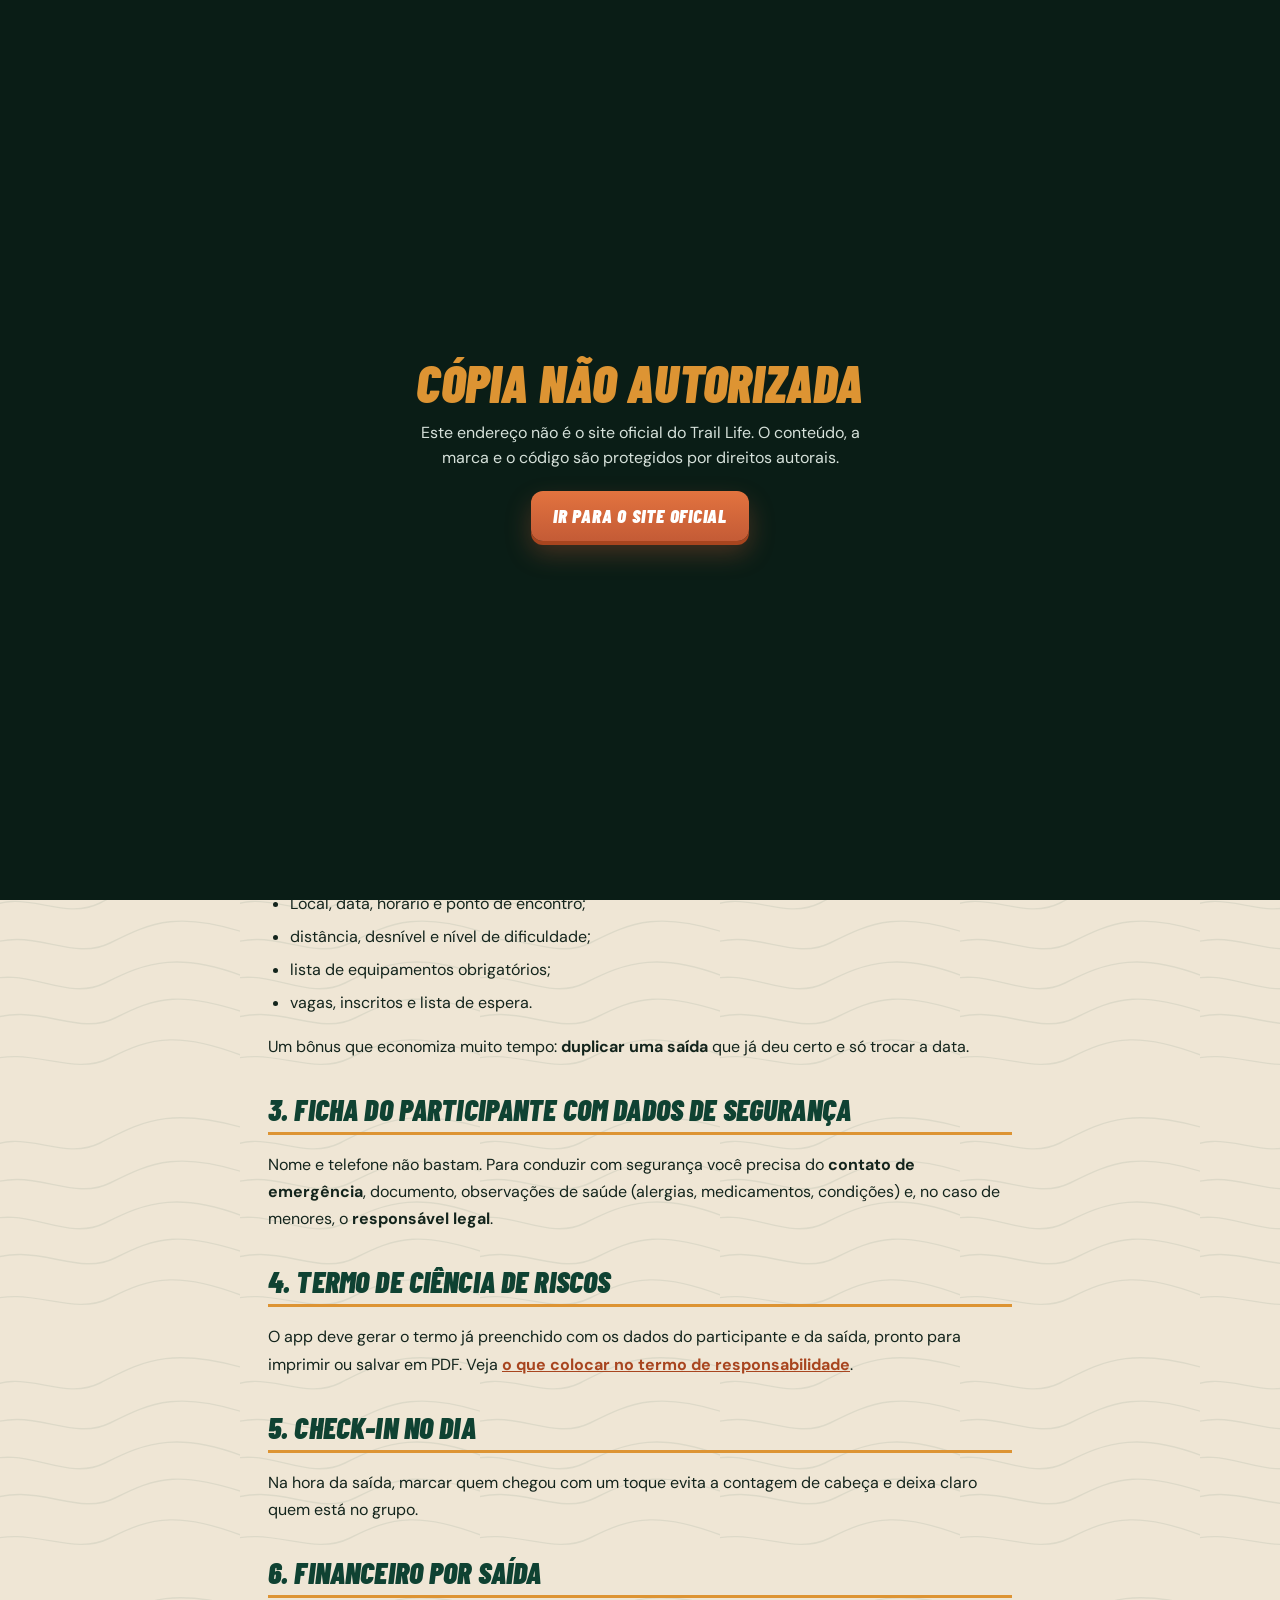
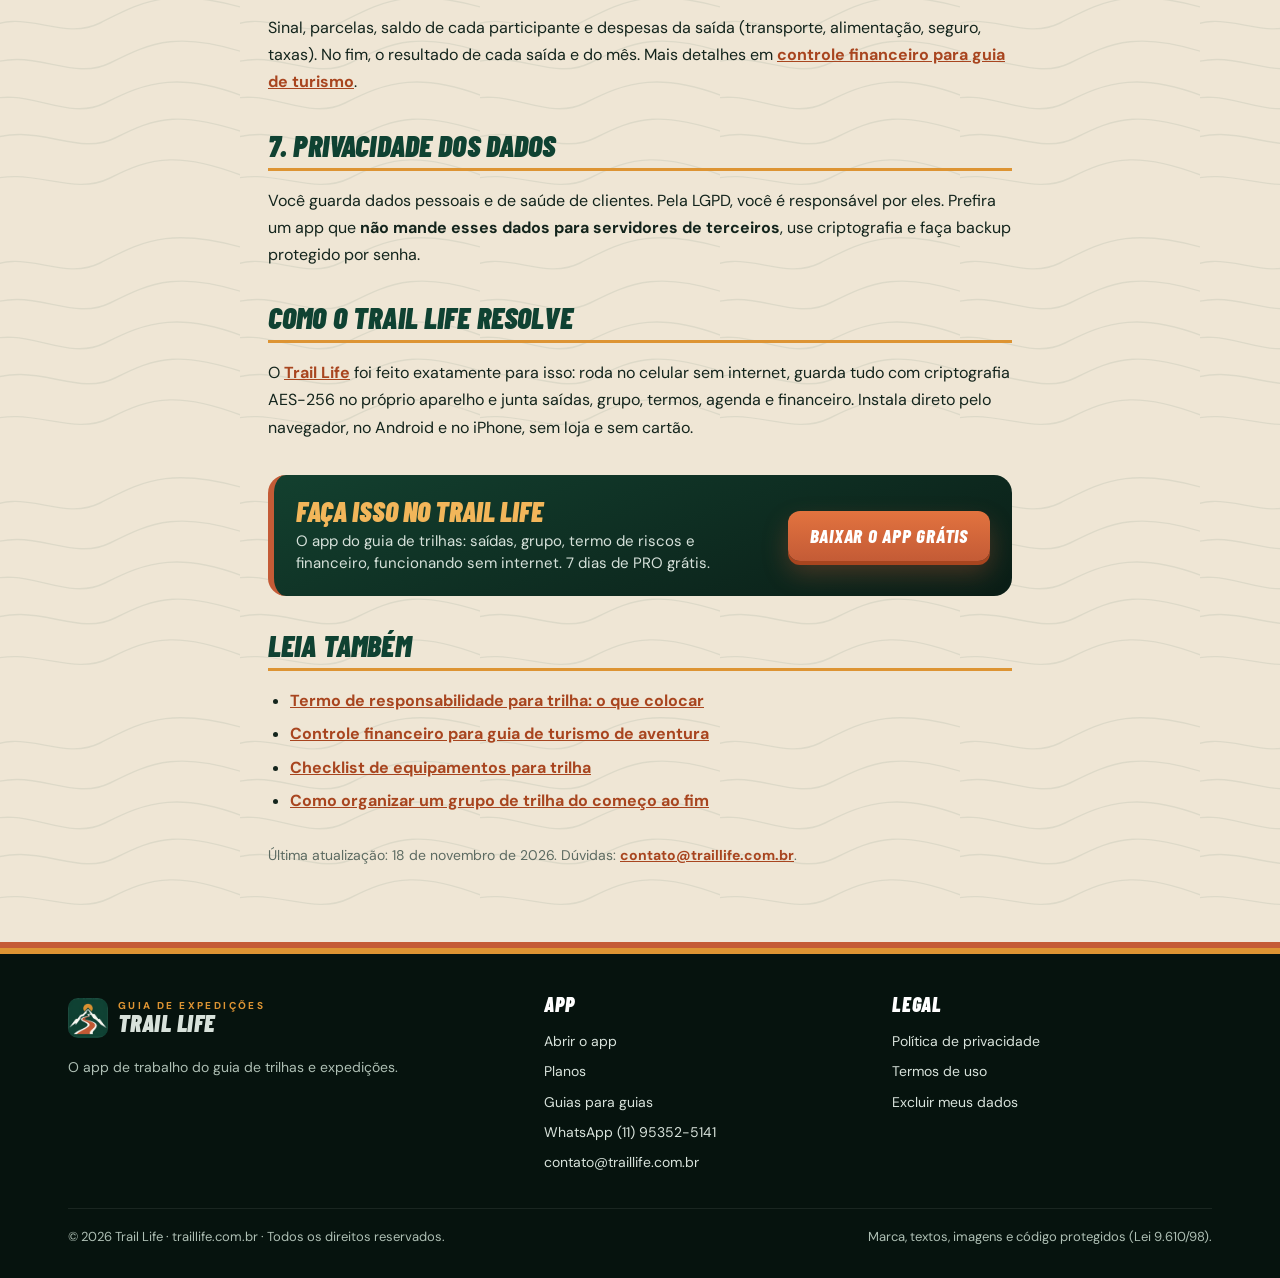
<file: app-para-guia-de-trilha.html>
<!doctype html>
<!-- TRAIL LIFE · site oficial · https://traillife.com.br · (c) 2026 Trail Life. Todos os direitos reservados. Assinatura: TL-SITE-7Q3K-BR26 -->
<html lang="pt-BR">
<head>
<meta charset="utf-8">
<meta name="viewport" content="width=device-width,initial-scale=1,viewport-fit=cover">
<title>App para guia de trilha: o que ele precisa ter · Trail Life</title>
<meta name="description" content="O que um bom app para guia de trilha e condutor de ecoturismo precisa ter: saídas, participantes, termo de riscos, check-in, financeiro e funcionamento sem internet.">
<meta name="robots" content="index,follow">
<meta name="theme-color" content="#0a1d16">
<link rel="canonical" href="https://traillife.com.br/app-para-guia-de-trilha.html">
<link rel="icon" type="image/png" sizes="48x48" href="img/favicon-48.png">
<link rel="apple-touch-icon" href="img/apple-touch-icon.png">
<meta property="og:type" content="article">
<meta property="og:locale" content="pt_BR">
<meta property="og:site_name" content="Trail Life">
<meta property="og:title" content="App para guia de trilha: o que ele precisa ter">
<meta property="og:description" content="O que um bom app para guia de trilha e condutor de ecoturismo precisa ter: saídas, participantes, termo de riscos, check-in, financeiro e funcionamento sem internet.">
<meta property="og:url" content="https://traillife.com.br/app-para-guia-de-trilha.html">
<meta property="og:image" content="https://traillife.com.br/img/og-traillife.jpg">
<link rel="stylesheet" href="css/site.css">
<script type="application/ld+json">{"@context": "https://schema.org", "@graph": [{"@type": "Article", "headline": "App para guia de trilha: o que ele precisa ter", "description": "O que um bom app para guia de trilha e condutor de ecoturismo precisa ter: saídas, participantes, termo de riscos, check-in, financeiro e funcionamento sem internet.", "inLanguage": "pt-BR", "url": "https://traillife.com.br/app-para-guia-de-trilha.html", "mainEntityOfPage": "https://traillife.com.br/app-para-guia-de-trilha.html", "image": "https://traillife.com.br/img/og-traillife.jpg", "datePublished": "2026-11-18", "dateModified": "2026-11-18", "author": {"@type": "Organization", "name": "Trail Life", "url": "https://traillife.com.br/"}, "publisher": {"@type": "Organization", "name": "Trail Life", "logo": {"@type": "ImageObject", "url": "https://traillife.com.br/img/icone-512.png"}}}, {"@type": "BreadcrumbList", "itemListElement": [{"@type": "ListItem", "position": 1, "name": "Trail Life", "item": "https://traillife.com.br/"}, {"@type": "ListItem", "position": 2, "name": "Guias", "item": "https://traillife.com.br/guias.html"}, {"@type": "ListItem", "position": 3, "name": "App para guia de trilha", "item": "https://traillife.com.br/app-para-guia-de-trilha.html"}]}]}</script>
</head>
<body data-tl="TL-SITE-7Q3K-BR26">
<header class="topbar">
 <div class="wrap">
  <a class="marca" href="./" aria-label="Trail Life, início"><img src="img/logo-96.png" width="40" height="40" alt=""><span><small>GUIA DE EXPEDIÇÕES</small><strong>Trail Life</strong></span></a>
  <a class="btn" href="./#baixar">Baixar o app</a>
 </div>
</header>
<section class="legal-top">
 <div class="wrap"><nav class="trilha-nav" aria-label="Você está em"><a href="./">Início</a> › <a href="guias.html">Guias</a> › <span>App para guia de trilha</span></nav><span class="eyebrow">✦ Guia · Ferramentas</span><h1>App para guia de trilha: o que ele precisa ter</h1></div>
</section>
<div class="legal">
<main>
<article>
<p>Guiar gente na trilha é um trabalho que mistura logística, segurança e dinheiro. A maioria dos guias resolve isso com grupo de WhatsApp, planilha, caderno e extrato do banco. Funciona até o dia em que o termo fica em casa, o Pix não bate ou alguém precisa do contato de emergência de um participante no meio do mato, sem sinal.</p>
<p>Um app para guia de trilha existe para juntar tudo isso num lugar só. Antes de escolher um, confira se ele faz o básico abaixo.</p>
<h2>1. Funciona sem internet</h2>
<p>É o primeiro filtro. Se o app precisa de sinal para abrir a lista do grupo, ele falha justamente onde você mais precisa dele: no estacionamento da trilha, no camping, no cume. Procure um app que guarde os dados no próprio celular e funcione 100% offline.</p>
<h2>2. Cadastro completo das saídas</h2>
<ul><li>Local, data, horário e ponto de encontro;</li><li>distância, desnível e nível de dificuldade;</li><li>lista de equipamentos obrigatórios;</li><li>vagas, inscritos e lista de espera.</li></ul>
<p>Um bônus que economiza muito tempo: <b>duplicar uma saída</b> que já deu certo e só trocar a data.</p>
<h2>3. Ficha do participante com dados de segurança</h2>
<p>Nome e telefone não bastam. Para conduzir com segurança você precisa do <b>contato de emergência</b>, documento, observações de saúde (alergias, medicamentos, condições) e, no caso de menores, o <b>responsável legal</b>.</p>
<h2>4. Termo de ciência de riscos</h2>
<p>O app deve gerar o termo já preenchido com os dados do participante e da saída, pronto para imprimir ou salvar em PDF. Veja <a href="termo-de-responsabilidade-trilha.html">o que colocar no termo de responsabilidade</a>.</p>
<h2>5. Check-in no dia</h2>
<p>Na hora da saída, marcar quem chegou com um toque evita a contagem de cabeça e deixa claro quem está no grupo.</p>
<h2>6. Financeiro por saída</h2>
<p>Sinal, parcelas, saldo de cada participante e despesas da saída (transporte, alimentação, seguro, taxas). No fim, o resultado de cada saída e do mês. Mais detalhes em <a href="controle-financeiro-guia-de-turismo.html">controle financeiro para guia de turismo</a>.</p>
<h2>7. Privacidade dos dados</h2>
<p>Você guarda dados pessoais e de saúde de clientes. Pela LGPD, você é responsável por eles. Prefira um app que <b>não mande esses dados para servidores de terceiros</b>, use criptografia e faça backup protegido por senha.</p>
<h2>Como o Trail Life resolve</h2>
<p>O <a href="./">Trail Life</a> foi feito exatamente para isso: roda no celular sem internet, guarda tudo com criptografia AES-256 no próprio aparelho e junta saídas, grupo, termos, agenda e financeiro. Instala direto pelo navegador, no Android e no iPhone, sem loja e sem cartão.</p><div class="cta-app">
<div><b>Faça isso no Trail Life</b><span>O app do guia de trilhas: saídas, grupo, termo de riscos e financeiro, funcionando sem internet. 7 dias de PRO grátis.</span></div>
<a class="btn" href="./#baixar">Baixar o app grátis</a>
</div>
</article>
<h2 class="leia-tit">Leia também</h2>
<ul class="leia"><li><a href="termo-de-responsabilidade-trilha.html">Termo de responsabilidade para trilha: o que colocar</a></li><li><a href="controle-financeiro-guia-de-turismo.html">Controle financeiro para guia de turismo de aventura</a></li><li><a href="checklist-equipamentos-trilha.html">Checklist de equipamentos para trilha</a></li><li><a href="como-organizar-grupo-de-trilha.html">Como organizar um grupo de trilha do começo ao fim</a></li></ul>
<p class="atualizado">Última atualização: 18 de novembro de 2026. Dúvidas: <a href="mailto:contato@traillife.com.br">contato@traillife.com.br</a>.</p>
</main>
</div>
<footer class="rodape">
 <div class="wrap">
  <div class="cols">
   <div><a class="marca" href="./"><img src="img/logo-96.png" width="40" height="40" alt=""><span><small>GUIA DE EXPEDIÇÕES</small><strong>Trail Life</strong></span></a><p>O app de trabalho do guia de trilhas e expedições.</p></div>
   <div><h4>App</h4><a href="https://app.traillife.com.br/" data-app>Abrir o app</a><a href="./#planos">Planos</a><a href="guias.html">Guias para guias</a><a href="https://wa.me/5511953525141?text=Ol%C3%A1%21%20Vim%20pelo%20site%20do%20TRAIL%20LIFE%20e%20quero%20saber%20mais%20sobre%20o%20app%20para%20guias%20de%20trilha." data-wa="geral">WhatsApp (11) 95352-5141</a><a href="mailto:contato@traillife.com.br">contato@traillife.com.br</a></div>
   <div><h4>Legal</h4><a href="privacidade.html">Política de privacidade</a><a href="termos.html">Termos de uso</a><a href="excluir-dados.html">Excluir meus dados</a></div>
  </div>
  <div class="copy"><span>© 2026 Trail Life · traillife.com.br · Todos os direitos reservados.</span><span>Marca, textos, imagens e código protegidos (Lei 9.610/98).</span></div>
 </div>
</footer>
<script src="js/site.js" defer></script>
</body>
</html>
</file>
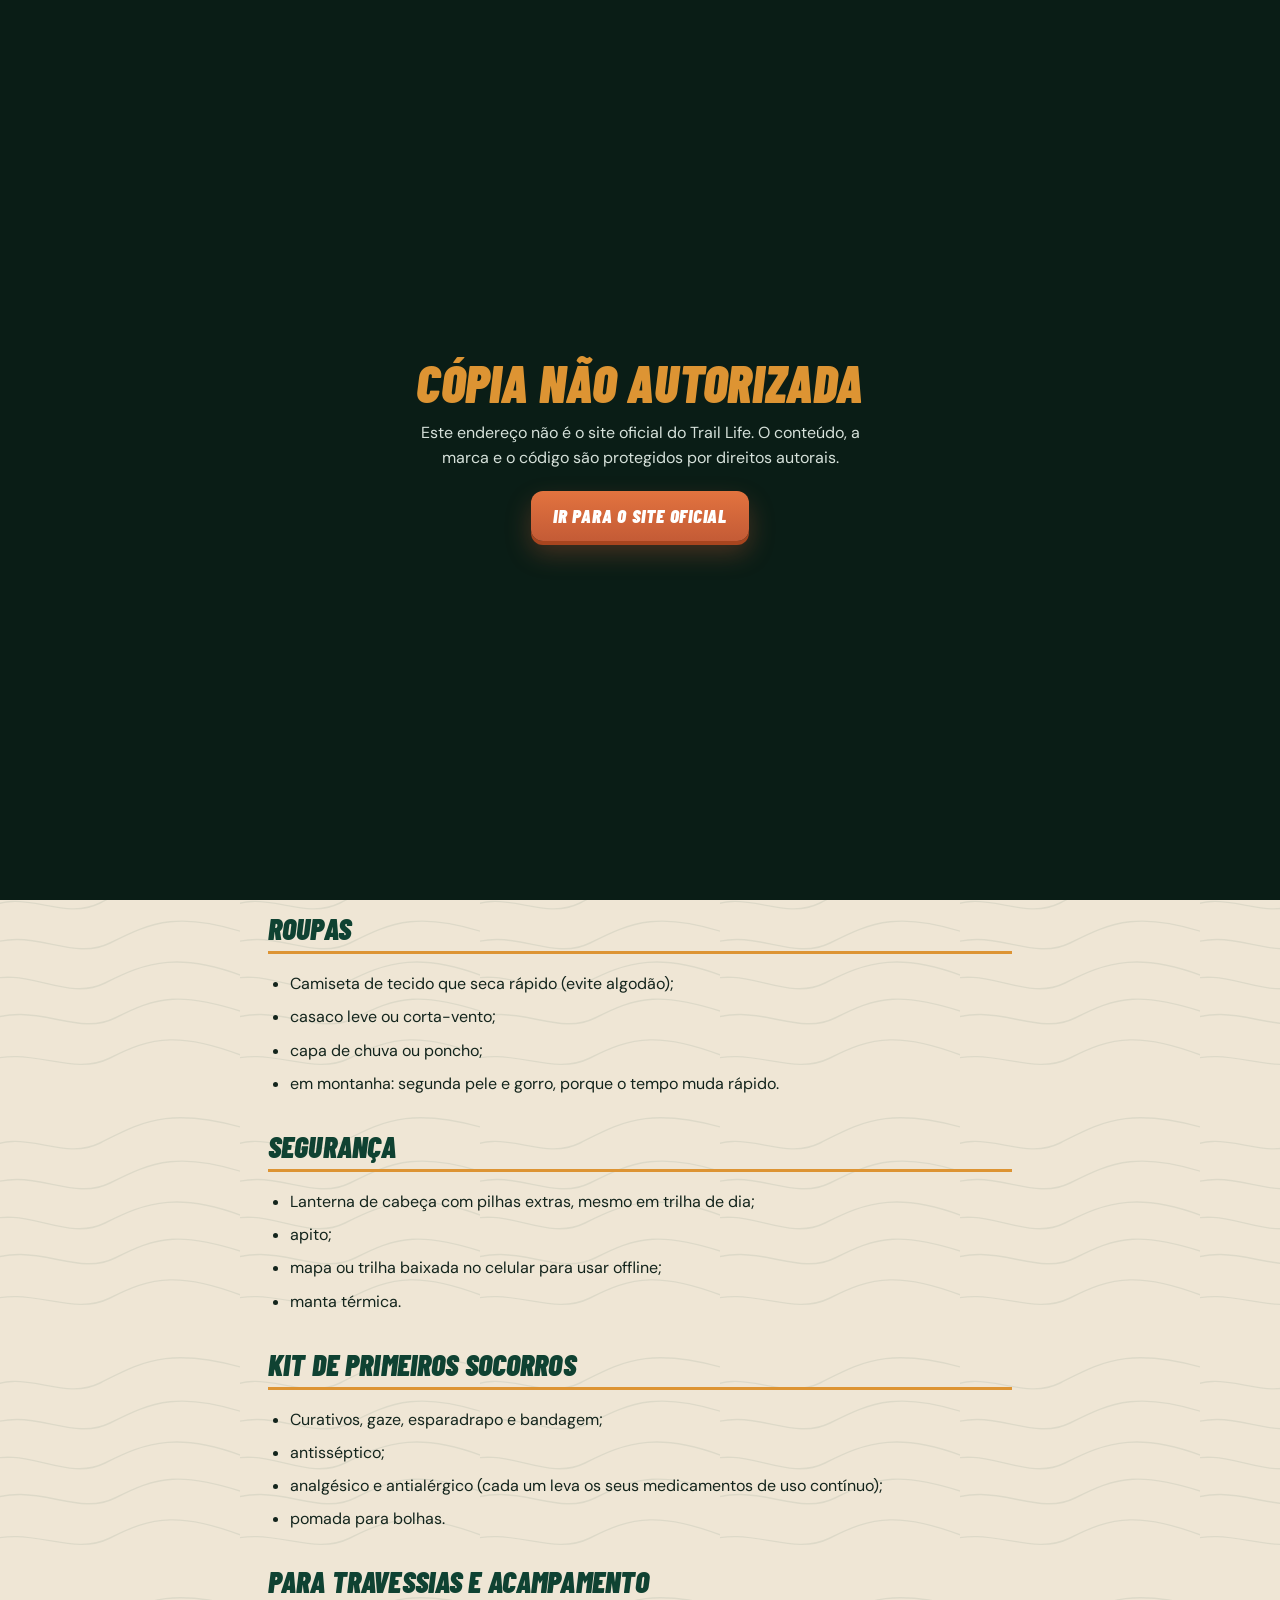
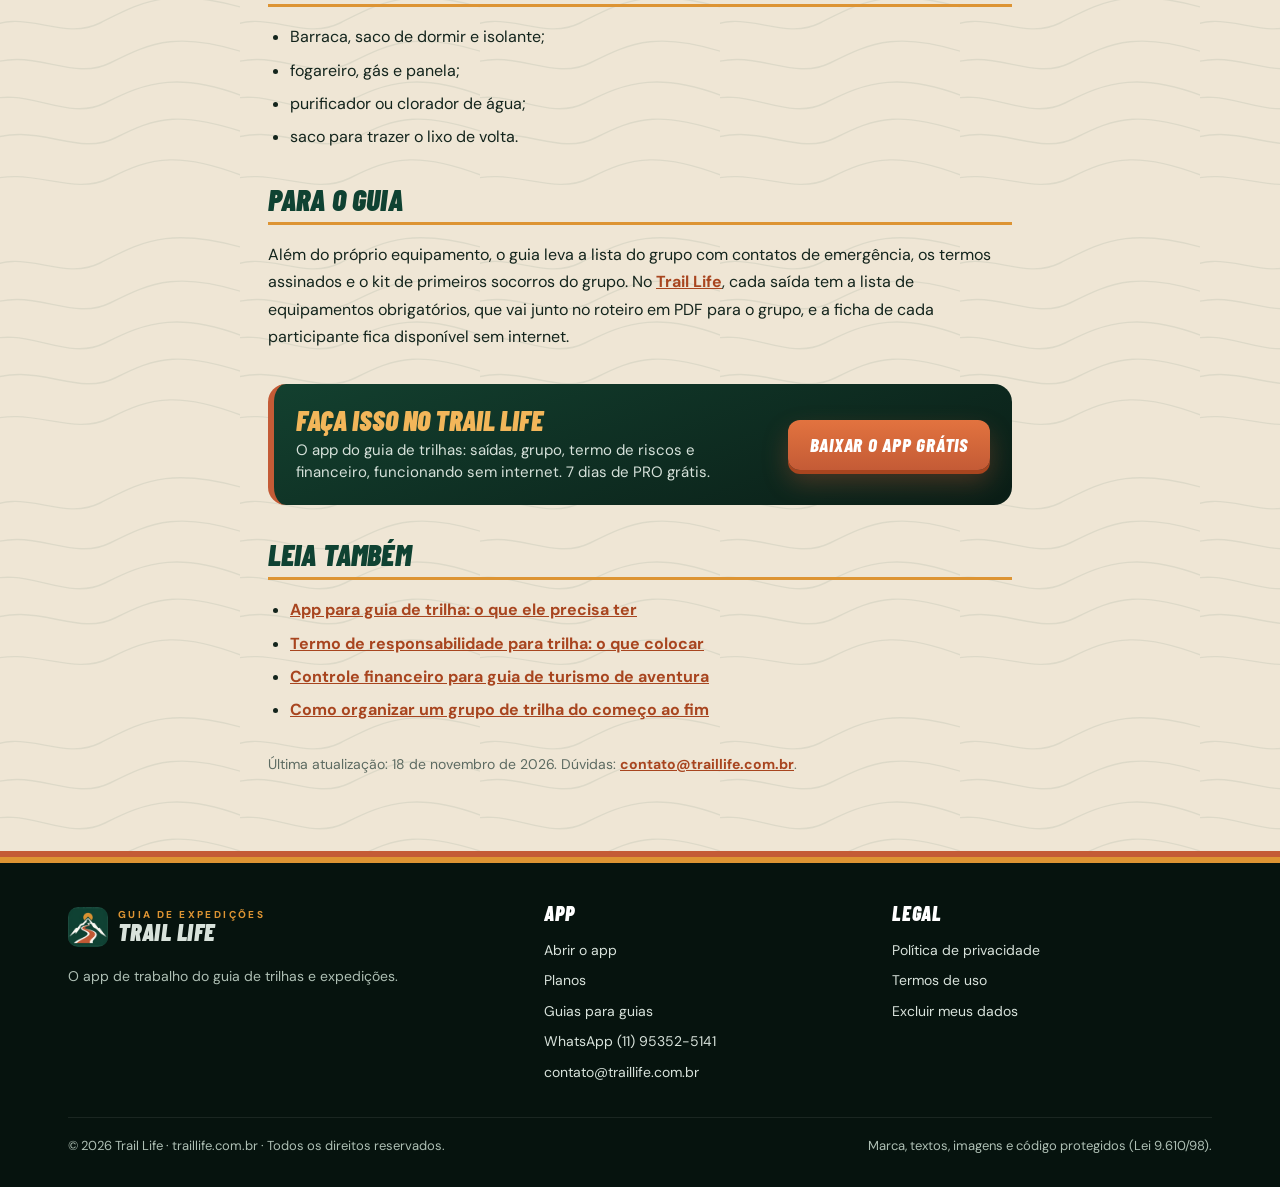
<file: checklist-equipamentos-trilha.html>
<!doctype html>
<!-- TRAIL LIFE · site oficial · https://traillife.com.br · (c) 2026 Trail Life. Todos os direitos reservados. Assinatura: TL-SITE-7Q3K-BR26 -->
<html lang="pt-BR">
<head>
<meta charset="utf-8">
<meta name="viewport" content="width=device-width,initial-scale=1,viewport-fit=cover">
<title>Checklist de equipamentos para trilha · Trail Life</title>
<meta name="description" content="Lista completa do que levar na trilha: equipamentos básicos, segurança, primeiros socorros, roupas e itens extras para bate-volta e travessia. Para guias e participantes.">
<meta name="robots" content="index,follow">
<meta name="theme-color" content="#0a1d16">
<link rel="canonical" href="https://traillife.com.br/checklist-equipamentos-trilha.html">
<link rel="icon" type="image/png" sizes="48x48" href="img/favicon-48.png">
<link rel="apple-touch-icon" href="img/apple-touch-icon.png">
<meta property="og:type" content="article">
<meta property="og:locale" content="pt_BR">
<meta property="og:site_name" content="Trail Life">
<meta property="og:title" content="Checklist de equipamentos para trilha">
<meta property="og:description" content="Lista completa do que levar na trilha: equipamentos básicos, segurança, primeiros socorros, roupas e itens extras para bate-volta e travessia. Para guias e participantes.">
<meta property="og:url" content="https://traillife.com.br/checklist-equipamentos-trilha.html">
<meta property="og:image" content="https://traillife.com.br/img/og-traillife.jpg">
<link rel="stylesheet" href="css/site.css">
<script type="application/ld+json">{"@context": "https://schema.org", "@graph": [{"@type": "Article", "headline": "Checklist de equipamentos para trilha", "description": "Lista completa do que levar na trilha: equipamentos básicos, segurança, primeiros socorros, roupas e itens extras para bate-volta e travessia. Para guias e participantes.", "inLanguage": "pt-BR", "url": "https://traillife.com.br/checklist-equipamentos-trilha.html", "mainEntityOfPage": "https://traillife.com.br/checklist-equipamentos-trilha.html", "image": "https://traillife.com.br/img/og-traillife.jpg", "datePublished": "2026-11-18", "dateModified": "2026-11-18", "author": {"@type": "Organization", "name": "Trail Life", "url": "https://traillife.com.br/"}, "publisher": {"@type": "Organization", "name": "Trail Life", "logo": {"@type": "ImageObject", "url": "https://traillife.com.br/img/icone-512.png"}}}, {"@type": "BreadcrumbList", "itemListElement": [{"@type": "ListItem", "position": 1, "name": "Trail Life", "item": "https://traillife.com.br/"}, {"@type": "ListItem", "position": 2, "name": "Guias", "item": "https://traillife.com.br/guias.html"}, {"@type": "ListItem", "position": 3, "name": "Checklist de equipamentos para trilha", "item": "https://traillife.com.br/checklist-equipamentos-trilha.html"}]}]}</script>
</head>
<body data-tl="TL-SITE-7Q3K-BR26">
<header class="topbar">
 <div class="wrap">
  <a class="marca" href="./" aria-label="Trail Life, início"><img src="img/logo-96.png" width="40" height="40" alt=""><span><small>GUIA DE EXPEDIÇÕES</small><strong>Trail Life</strong></span></a>
  <a class="btn" href="./#baixar">Baixar o app</a>
 </div>
</header>
<section class="legal-top">
 <div class="wrap"><nav class="trilha-nav" aria-label="Você está em"><a href="./">Início</a> › <a href="guias.html">Guias</a> › <span>Checklist de equipamentos para trilha</span></nav><span class="eyebrow">✦ Guia · Equipamentos</span><h1>Checklist de equipamentos para trilha</h1></div>
</section>
<div class="legal">
<main>
<article>
<p>Uma boa lista de equipamentos evita a desculpa mais comum na trilha: "esqueci". Use este checklist como base e ajuste conforme a distância, o clima e o nível da saída. Guias podem mandar a lista para o grupo junto com o roteiro.</p>
<h2>Básico para qualquer trilha</h2>
<ul>
<li>Mochila confortável, do tamanho certo para o percurso;</li>
<li>água: no mínimo 1,5 a 2 litros para trilhas de meio período;</li>
<li>lanches leves e energéticos (frutas secas, castanhas, barrinhas);</li>
<li>calçado de trilha já amaciado e meias adequadas;</li>
<li>protetor solar, boné ou chapéu e óculos de sol;</li>
<li>repelente;</li>
<li>documento com foto e cartão do plano de saúde, se tiver;</li>
<li>celular carregado e bateria extra.</li>
</ul>
<h2>Roupas</h2>
<ul>
<li>Camiseta de tecido que seca rápido (evite algodão);</li>
<li>casaco leve ou corta-vento;</li>
<li>capa de chuva ou poncho;</li>
<li>em montanha: segunda pele e gorro, porque o tempo muda rápido.</li>
</ul>
<h2>Segurança</h2>
<ul>
<li>Lanterna de cabeça com pilhas extras, mesmo em trilha de dia;</li>
<li>apito;</li>
<li>mapa ou trilha baixada no celular para usar offline;</li>
<li>manta térmica.</li>
</ul>
<h2>Kit de primeiros socorros</h2>
<ul>
<li>Curativos, gaze, esparadrapo e bandagem;</li>
<li>antisséptico;</li>
<li>analgésico e antialérgico (cada um leva os seus medicamentos de uso contínuo);</li>
<li>pomada para bolhas.</li>
</ul>
<h2>Para travessias e acampamento</h2>
<ul>
<li>Barraca, saco de dormir e isolante;</li>
<li>fogareiro, gás e panela;</li>
<li>purificador ou clorador de água;</li>
<li>saco para trazer o lixo de volta.</li>
</ul>
<h2>Para o guia</h2>
<p>Além do próprio equipamento, o guia leva a lista do grupo com contatos de emergência, os termos assinados e o kit de primeiros socorros do grupo. No <a href="./">Trail Life</a>, cada saída tem a lista de equipamentos obrigatórios, que vai junto no roteiro em PDF para o grupo, e a ficha de cada participante fica disponível sem internet.</p><div class="cta-app">
<div><b>Faça isso no Trail Life</b><span>O app do guia de trilhas: saídas, grupo, termo de riscos e financeiro, funcionando sem internet. 7 dias de PRO grátis.</span></div>
<a class="btn" href="./#baixar">Baixar o app grátis</a>
</div>
</article>
<h2 class="leia-tit">Leia também</h2>
<ul class="leia"><li><a href="app-para-guia-de-trilha.html">App para guia de trilha: o que ele precisa ter</a></li><li><a href="termo-de-responsabilidade-trilha.html">Termo de responsabilidade para trilha: o que colocar</a></li><li><a href="controle-financeiro-guia-de-turismo.html">Controle financeiro para guia de turismo de aventura</a></li><li><a href="como-organizar-grupo-de-trilha.html">Como organizar um grupo de trilha do começo ao fim</a></li></ul>
<p class="atualizado">Última atualização: 18 de novembro de 2026. Dúvidas: <a href="mailto:contato@traillife.com.br">contato@traillife.com.br</a>.</p>
</main>
</div>
<footer class="rodape">
 <div class="wrap">
  <div class="cols">
   <div><a class="marca" href="./"><img src="img/logo-96.png" width="40" height="40" alt=""><span><small>GUIA DE EXPEDIÇÕES</small><strong>Trail Life</strong></span></a><p>O app de trabalho do guia de trilhas e expedições.</p></div>
   <div><h4>App</h4><a href="https://app.traillife.com.br/" data-app>Abrir o app</a><a href="./#planos">Planos</a><a href="guias.html">Guias para guias</a><a href="https://wa.me/5511953525141?text=Ol%C3%A1%21%20Vim%20pelo%20site%20do%20TRAIL%20LIFE%20e%20quero%20saber%20mais%20sobre%20o%20app%20para%20guias%20de%20trilha." data-wa="geral">WhatsApp (11) 95352-5141</a><a href="mailto:contato@traillife.com.br">contato@traillife.com.br</a></div>
   <div><h4>Legal</h4><a href="privacidade.html">Política de privacidade</a><a href="termos.html">Termos de uso</a><a href="excluir-dados.html">Excluir meus dados</a></div>
  </div>
  <div class="copy"><span>© 2026 Trail Life · traillife.com.br · Todos os direitos reservados.</span><span>Marca, textos, imagens e código protegidos (Lei 9.610/98).</span></div>
 </div>
</footer>
<script src="js/site.js" defer></script>
</body>
</html>
</file>
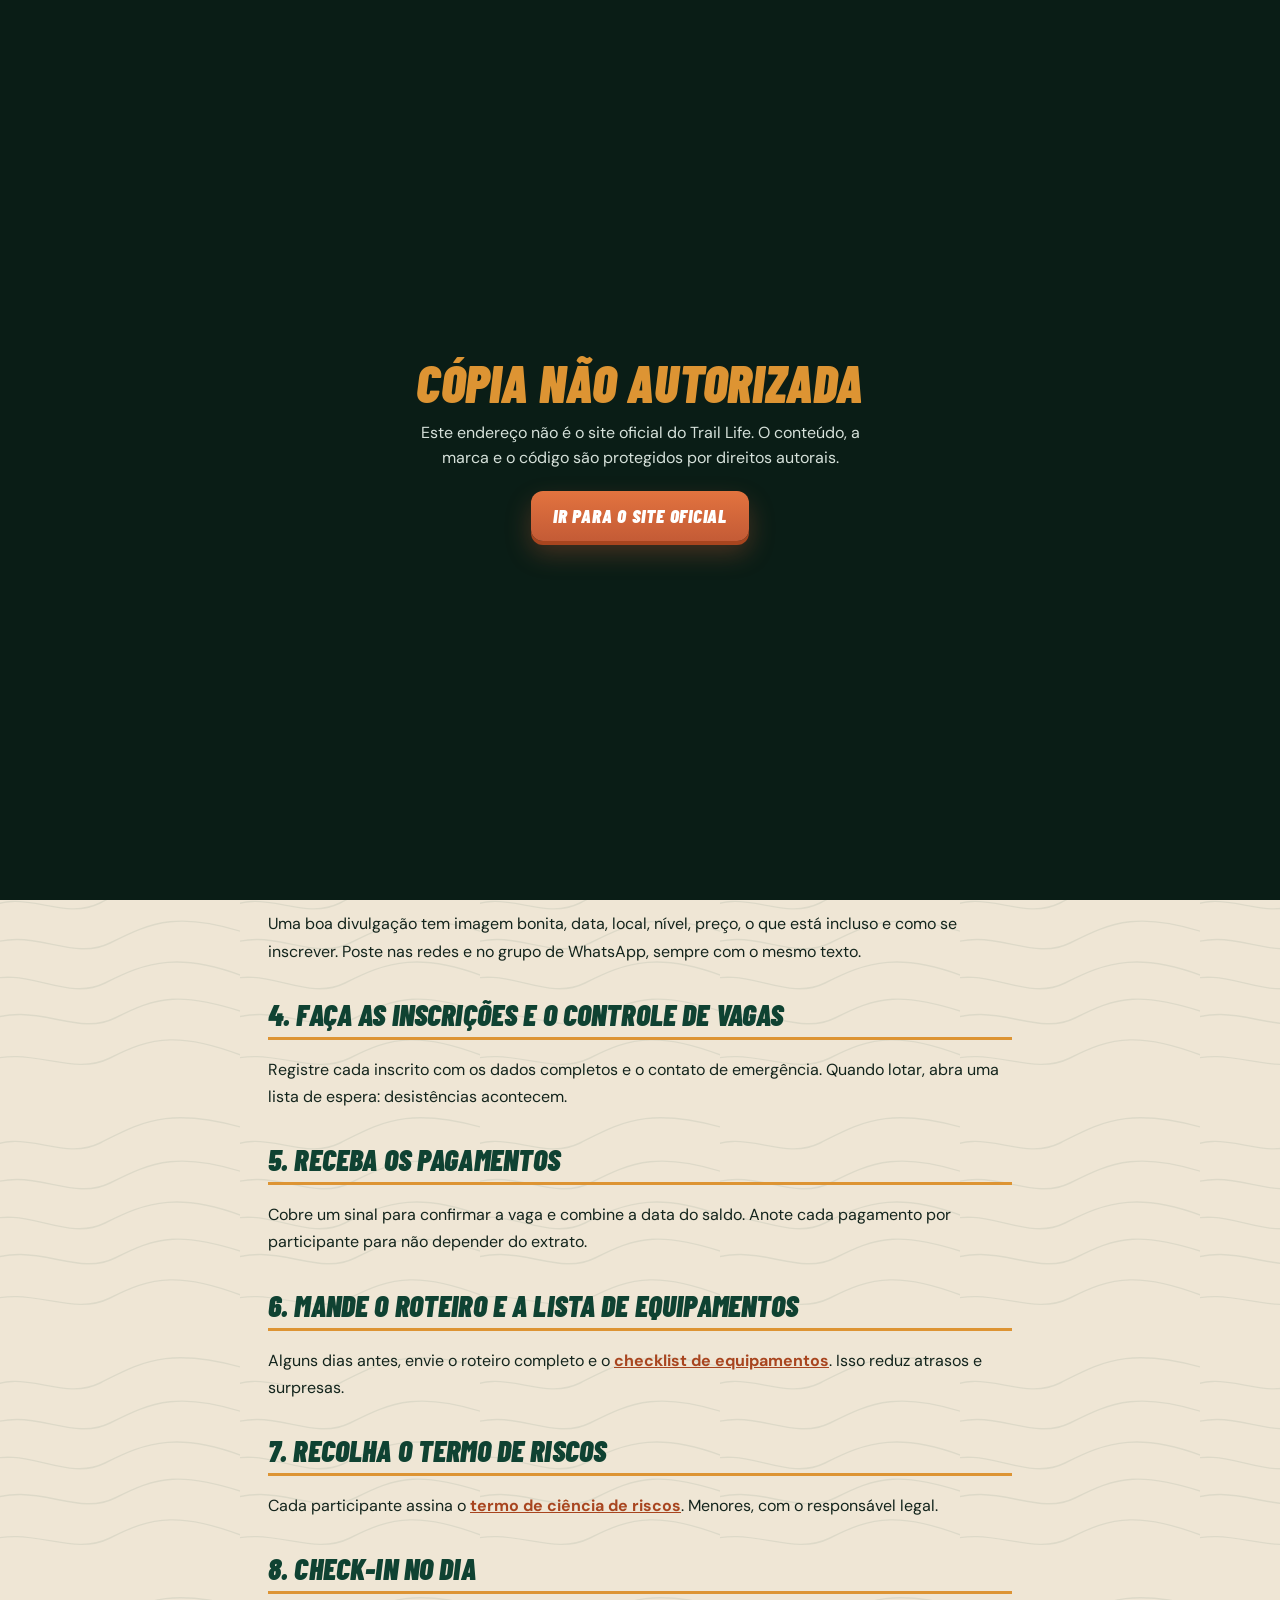
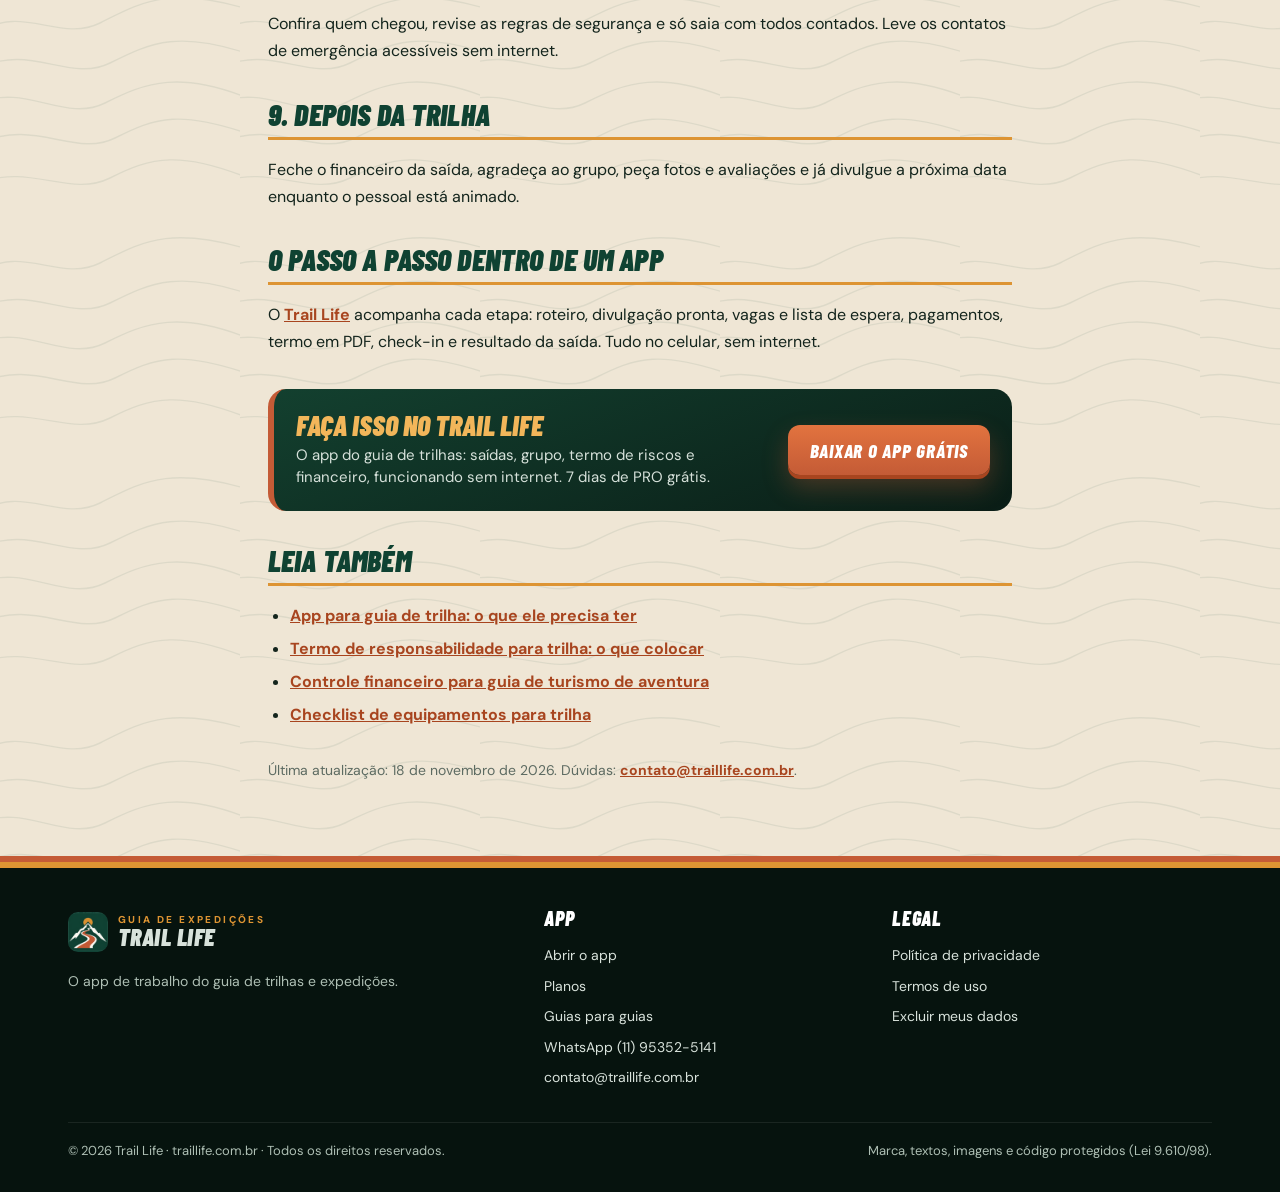
<file: como-organizar-grupo-de-trilha.html>
<!doctype html>
<!-- TRAIL LIFE · site oficial · https://traillife.com.br · (c) 2026 Trail Life. Todos os direitos reservados. Assinatura: TL-SITE-7Q3K-BR26 -->
<html lang="pt-BR">
<head>
<meta charset="utf-8">
<meta name="viewport" content="width=device-width,initial-scale=1,viewport-fit=cover">
<title>Como organizar um grupo de trilha do começo ao fim · Trail Life</title>
<meta name="description" content="Passo a passo para organizar um grupo de trilha: roteiro, divulgação, inscrições, pagamentos, termo de riscos, check-in e pós-trilha. Para guias e organizadores de aventura.">
<meta name="robots" content="index,follow">
<meta name="theme-color" content="#0a1d16">
<link rel="canonical" href="https://traillife.com.br/como-organizar-grupo-de-trilha.html">
<link rel="icon" type="image/png" sizes="48x48" href="img/favicon-48.png">
<link rel="apple-touch-icon" href="img/apple-touch-icon.png">
<meta property="og:type" content="article">
<meta property="og:locale" content="pt_BR">
<meta property="og:site_name" content="Trail Life">
<meta property="og:title" content="Como organizar um grupo de trilha do começo ao fim">
<meta property="og:description" content="Passo a passo para organizar um grupo de trilha: roteiro, divulgação, inscrições, pagamentos, termo de riscos, check-in e pós-trilha. Para guias e organizadores de aventura.">
<meta property="og:url" content="https://traillife.com.br/como-organizar-grupo-de-trilha.html">
<meta property="og:image" content="https://traillife.com.br/img/og-traillife.jpg">
<link rel="stylesheet" href="css/site.css">
<script type="application/ld+json">{"@context": "https://schema.org", "@graph": [{"@type": "Article", "headline": "Como organizar um grupo de trilha do começo ao fim", "description": "Passo a passo para organizar um grupo de trilha: roteiro, divulgação, inscrições, pagamentos, termo de riscos, check-in e pós-trilha. Para guias e organizadores de aventura.", "inLanguage": "pt-BR", "url": "https://traillife.com.br/como-organizar-grupo-de-trilha.html", "mainEntityOfPage": "https://traillife.com.br/como-organizar-grupo-de-trilha.html", "image": "https://traillife.com.br/img/og-traillife.jpg", "datePublished": "2026-11-18", "dateModified": "2026-11-18", "author": {"@type": "Organization", "name": "Trail Life", "url": "https://traillife.com.br/"}, "publisher": {"@type": "Organization", "name": "Trail Life", "logo": {"@type": "ImageObject", "url": "https://traillife.com.br/img/icone-512.png"}}}, {"@type": "BreadcrumbList", "itemListElement": [{"@type": "ListItem", "position": 1, "name": "Trail Life", "item": "https://traillife.com.br/"}, {"@type": "ListItem", "position": 2, "name": "Guias", "item": "https://traillife.com.br/guias.html"}, {"@type": "ListItem", "position": 3, "name": "Como organizar um grupo de trilha", "item": "https://traillife.com.br/como-organizar-grupo-de-trilha.html"}]}]}</script>
</head>
<body data-tl="TL-SITE-7Q3K-BR26">
<header class="topbar">
 <div class="wrap">
  <a class="marca" href="./" aria-label="Trail Life, início"><img src="img/logo-96.png" width="40" height="40" alt=""><span><small>GUIA DE EXPEDIÇÕES</small><strong>Trail Life</strong></span></a>
  <a class="btn" href="./#baixar">Baixar o app</a>
 </div>
</header>
<section class="legal-top">
 <div class="wrap"><nav class="trilha-nav" aria-label="Você está em"><a href="./">Início</a> › <a href="guias.html">Guias</a> › <span>Como organizar um grupo de trilha</span></nav><span class="eyebrow">✦ Guia · Organização</span><h1>Como organizar um grupo de trilha do começo ao fim</h1></div>
</section>
<div class="legal">
<main>
<article>
<p>Organizar uma saída de trilha é mais do que marcar data e local. Quem guia bem pensa no antes, no durante e no depois. Este passo a passo serve para guias, condutores e organizadores de grupos de aventura.</p>
<h2>1. Defina o roteiro</h2>
<p>Local, ponto de encontro, horário de saída e de retorno previsto, distância, desnível e nível de dificuldade. Confira se o local exige autorização, ingresso ou agendamento e se há limite de pessoas.</p>
<h2>2. Calcule o preço</h2>
<p>Some as despesas previstas (transporte, alimentação, seguro, taxas) e defina o valor por pessoa e o número mínimo de participantes para a saída valer a pena.</p>
<h2>3. Divulgue</h2>
<p>Uma boa divulgação tem imagem bonita, data, local, nível, preço, o que está incluso e como se inscrever. Poste nas redes e no grupo de WhatsApp, sempre com o mesmo texto.</p>
<h2>4. Faça as inscrições e o controle de vagas</h2>
<p>Registre cada inscrito com os dados completos e o contato de emergência. Quando lotar, abra uma lista de espera: desistências acontecem.</p>
<h2>5. Receba os pagamentos</h2>
<p>Cobre um sinal para confirmar a vaga e combine a data do saldo. Anote cada pagamento por participante para não depender do extrato.</p>
<h2>6. Mande o roteiro e a lista de equipamentos</h2>
<p>Alguns dias antes, envie o roteiro completo e o <a href="checklist-equipamentos-trilha.html">checklist de equipamentos</a>. Isso reduz atrasos e surpresas.</p>
<h2>7. Recolha o termo de riscos</h2>
<p>Cada participante assina o <a href="termo-de-responsabilidade-trilha.html">termo de ciência de riscos</a>. Menores, com o responsável legal.</p>
<h2>8. Check-in no dia</h2>
<p>Confira quem chegou, revise as regras de segurança e só saia com todos contados. Leve os contatos de emergência acessíveis sem internet.</p>
<h2>9. Depois da trilha</h2>
<p>Feche o financeiro da saída, agradeça ao grupo, peça fotos e avaliações e já divulgue a próxima data enquanto o pessoal está animado.</p>
<h2>O passo a passo dentro de um app</h2>
<p>O <a href="./">Trail Life</a> acompanha cada etapa: roteiro, divulgação pronta, vagas e lista de espera, pagamentos, termo em PDF, check-in e resultado da saída. Tudo no celular, sem internet.</p><div class="cta-app">
<div><b>Faça isso no Trail Life</b><span>O app do guia de trilhas: saídas, grupo, termo de riscos e financeiro, funcionando sem internet. 7 dias de PRO grátis.</span></div>
<a class="btn" href="./#baixar">Baixar o app grátis</a>
</div>
</article>
<h2 class="leia-tit">Leia também</h2>
<ul class="leia"><li><a href="app-para-guia-de-trilha.html">App para guia de trilha: o que ele precisa ter</a></li><li><a href="termo-de-responsabilidade-trilha.html">Termo de responsabilidade para trilha: o que colocar</a></li><li><a href="controle-financeiro-guia-de-turismo.html">Controle financeiro para guia de turismo de aventura</a></li><li><a href="checklist-equipamentos-trilha.html">Checklist de equipamentos para trilha</a></li></ul>
<p class="atualizado">Última atualização: 18 de novembro de 2026. Dúvidas: <a href="mailto:contato@traillife.com.br">contato@traillife.com.br</a>.</p>
</main>
</div>
<footer class="rodape">
 <div class="wrap">
  <div class="cols">
   <div><a class="marca" href="./"><img src="img/logo-96.png" width="40" height="40" alt=""><span><small>GUIA DE EXPEDIÇÕES</small><strong>Trail Life</strong></span></a><p>O app de trabalho do guia de trilhas e expedições.</p></div>
   <div><h4>App</h4><a href="https://app.traillife.com.br/" data-app>Abrir o app</a><a href="./#planos">Planos</a><a href="guias.html">Guias para guias</a><a href="https://wa.me/5511953525141?text=Ol%C3%A1%21%20Vim%20pelo%20site%20do%20TRAIL%20LIFE%20e%20quero%20saber%20mais%20sobre%20o%20app%20para%20guias%20de%20trilha." data-wa="geral">WhatsApp (11) 95352-5141</a><a href="mailto:contato@traillife.com.br">contato@traillife.com.br</a></div>
   <div><h4>Legal</h4><a href="privacidade.html">Política de privacidade</a><a href="termos.html">Termos de uso</a><a href="excluir-dados.html">Excluir meus dados</a></div>
  </div>
  <div class="copy"><span>© 2026 Trail Life · traillife.com.br · Todos os direitos reservados.</span><span>Marca, textos, imagens e código protegidos (Lei 9.610/98).</span></div>
 </div>
</footer>
<script src="js/site.js" defer></script>
</body>
</html>
</file>
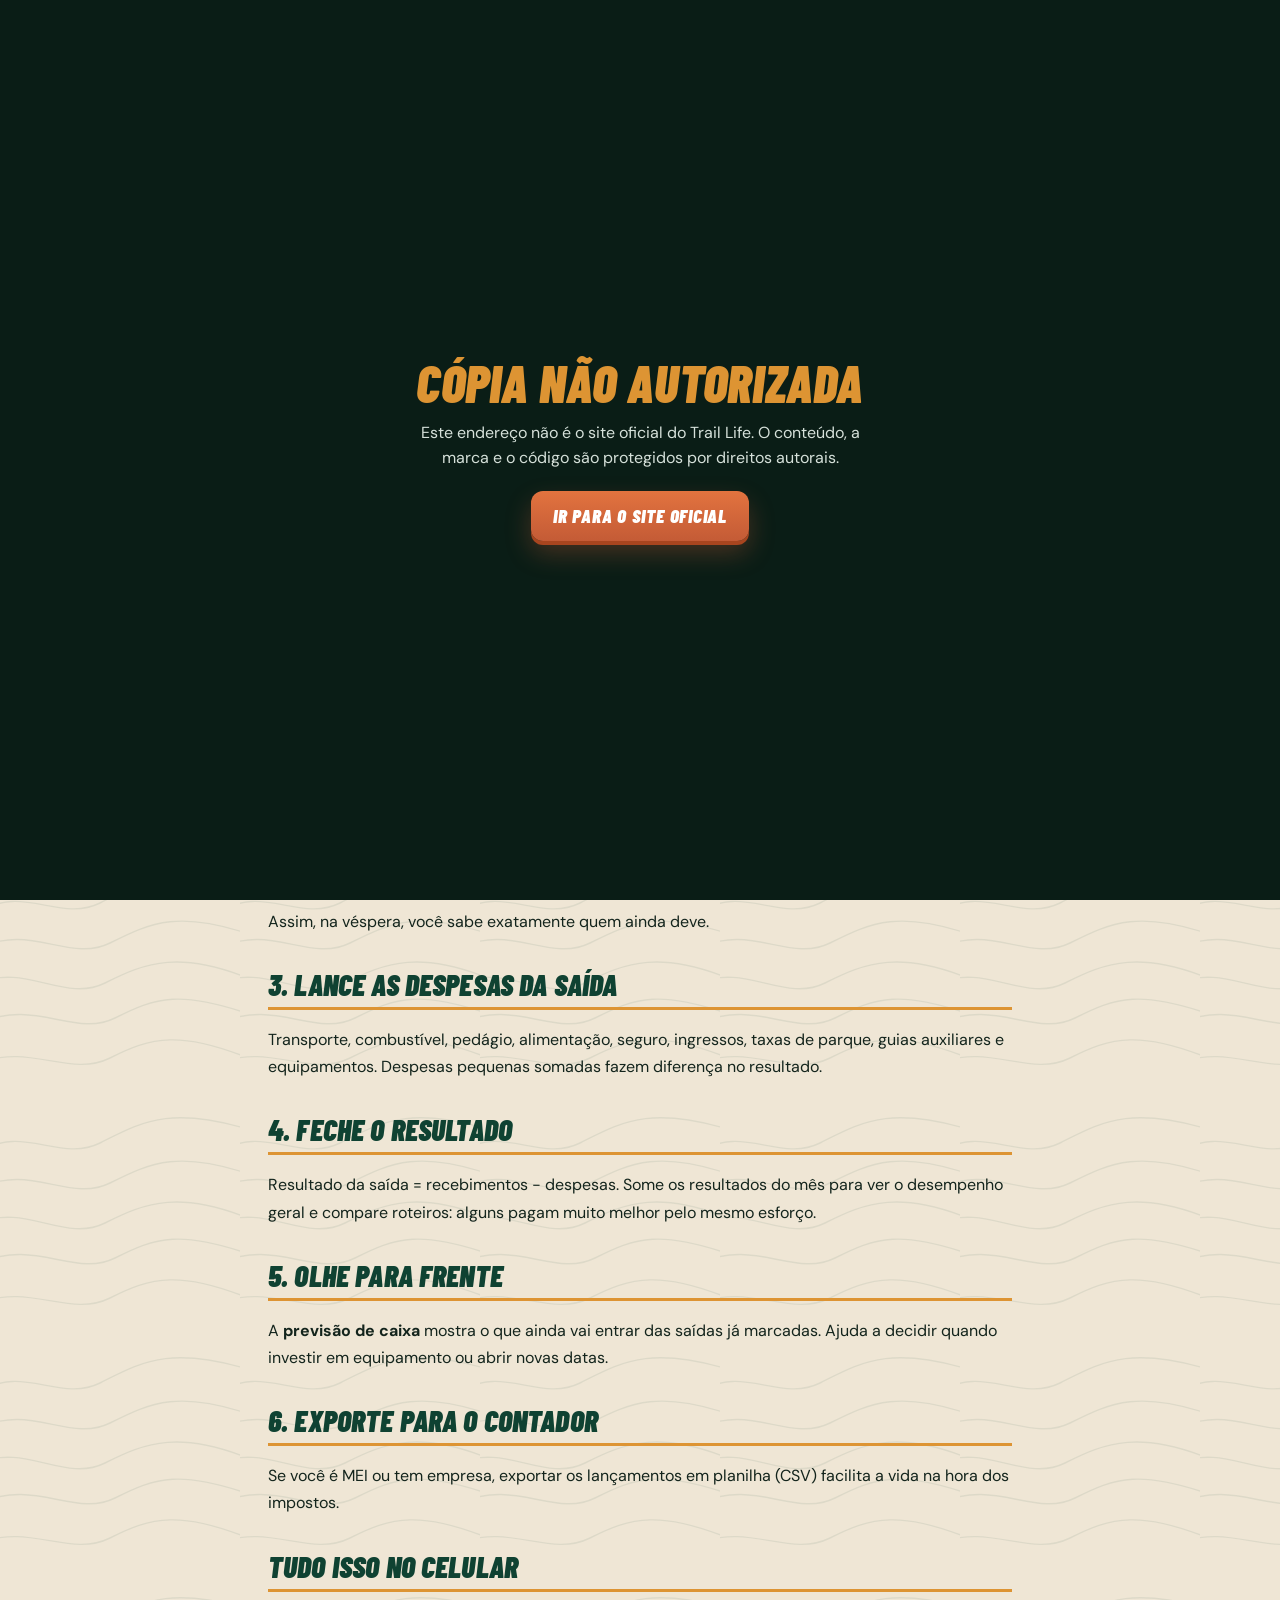
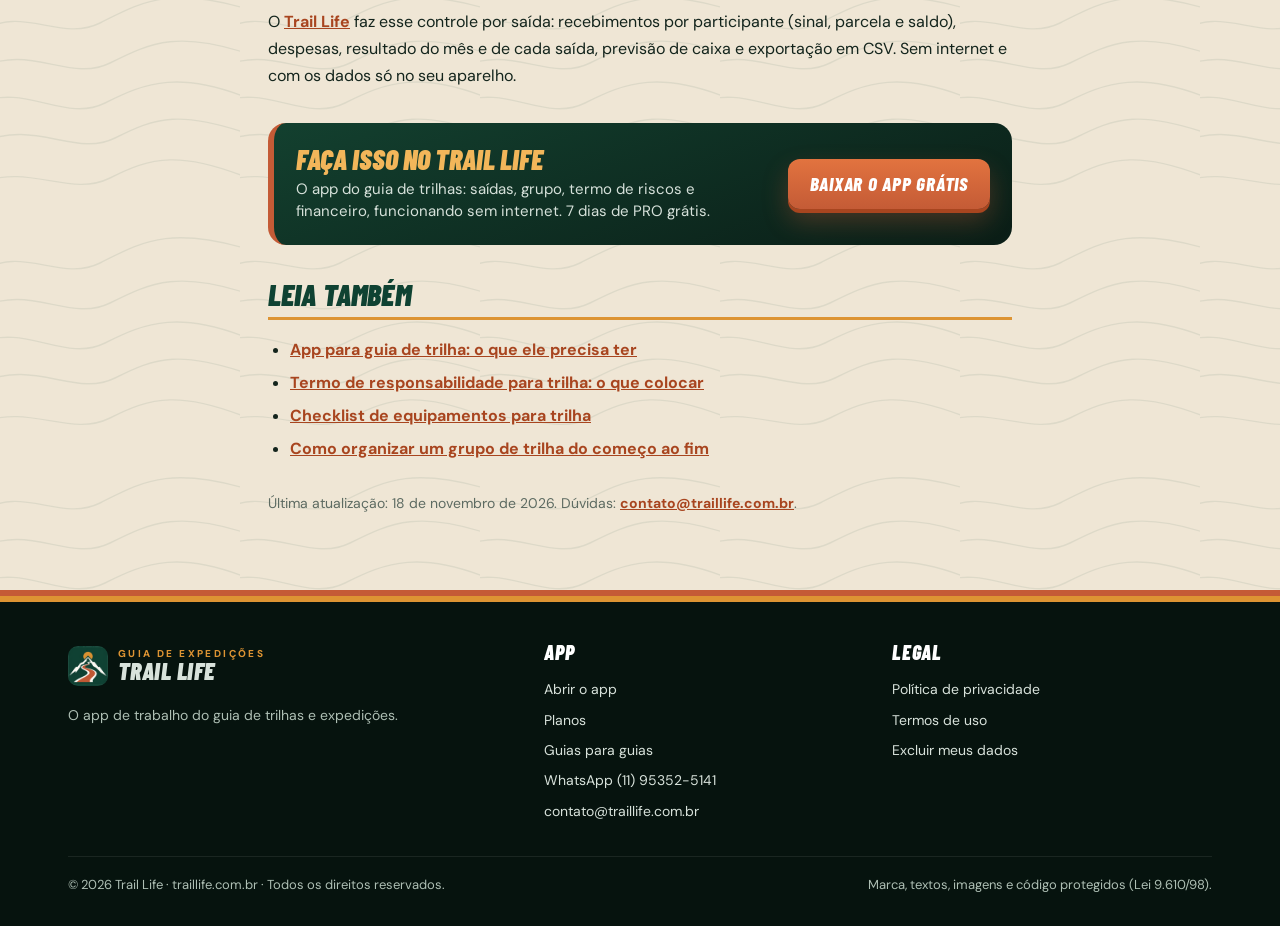
<file: controle-financeiro-guia-de-turismo.html>
<!doctype html>
<!-- TRAIL LIFE · site oficial · https://traillife.com.br · (c) 2026 Trail Life. Todos os direitos reservados. Assinatura: TL-SITE-7Q3K-BR26 -->
<html lang="pt-BR">
<head>
<meta charset="utf-8">
<meta name="viewport" content="width=device-width,initial-scale=1,viewport-fit=cover">
<title>Controle financeiro para guia de turismo de aventura · Trail Life</title>
<meta name="description" content="Como controlar o financeiro das saídas de trilha e ecoturismo: sinal, parcelas, despesas por saída, resultado do mês e previsão de caixa para guias e condutores.">
<meta name="robots" content="index,follow">
<meta name="theme-color" content="#0a1d16">
<link rel="canonical" href="https://traillife.com.br/controle-financeiro-guia-de-turismo.html">
<link rel="icon" type="image/png" sizes="48x48" href="img/favicon-48.png">
<link rel="apple-touch-icon" href="img/apple-touch-icon.png">
<meta property="og:type" content="article">
<meta property="og:locale" content="pt_BR">
<meta property="og:site_name" content="Trail Life">
<meta property="og:title" content="Controle financeiro para guia de turismo de aventura">
<meta property="og:description" content="Como controlar o financeiro das saídas de trilha e ecoturismo: sinal, parcelas, despesas por saída, resultado do mês e previsão de caixa para guias e condutores.">
<meta property="og:url" content="https://traillife.com.br/controle-financeiro-guia-de-turismo.html">
<meta property="og:image" content="https://traillife.com.br/img/og-traillife.jpg">
<link rel="stylesheet" href="css/site.css">
<script type="application/ld+json">{"@context": "https://schema.org", "@graph": [{"@type": "Article", "headline": "Controle financeiro para guia de turismo de aventura", "description": "Como controlar o financeiro das saídas de trilha e ecoturismo: sinal, parcelas, despesas por saída, resultado do mês e previsão de caixa para guias e condutores.", "inLanguage": "pt-BR", "url": "https://traillife.com.br/controle-financeiro-guia-de-turismo.html", "mainEntityOfPage": "https://traillife.com.br/controle-financeiro-guia-de-turismo.html", "image": "https://traillife.com.br/img/og-traillife.jpg", "datePublished": "2026-11-18", "dateModified": "2026-11-18", "author": {"@type": "Organization", "name": "Trail Life", "url": "https://traillife.com.br/"}, "publisher": {"@type": "Organization", "name": "Trail Life", "logo": {"@type": "ImageObject", "url": "https://traillife.com.br/img/icone-512.png"}}}, {"@type": "BreadcrumbList", "itemListElement": [{"@type": "ListItem", "position": 1, "name": "Trail Life", "item": "https://traillife.com.br/"}, {"@type": "ListItem", "position": 2, "name": "Guias", "item": "https://traillife.com.br/guias.html"}, {"@type": "ListItem", "position": 3, "name": "Controle financeiro para guia de turismo", "item": "https://traillife.com.br/controle-financeiro-guia-de-turismo.html"}]}]}</script>
</head>
<body data-tl="TL-SITE-7Q3K-BR26">
<header class="topbar">
 <div class="wrap">
  <a class="marca" href="./" aria-label="Trail Life, início"><img src="img/logo-96.png" width="40" height="40" alt=""><span><small>GUIA DE EXPEDIÇÕES</small><strong>Trail Life</strong></span></a>
  <a class="btn" href="./#baixar">Baixar o app</a>
 </div>
</header>
<section class="legal-top">
 <div class="wrap"><nav class="trilha-nav" aria-label="Você está em"><a href="./">Início</a> › <a href="guias.html">Guias</a> › <span>Controle financeiro para guia de turismo</span></nav><span class="eyebrow">✦ Guia · Financeiro</span><h1>Controle financeiro para guia de turismo de aventura</h1></div>
</section>
<div class="legal">
<main>
<article>
<p>Muito guia só descobre se uma saída deu lucro semanas depois, olhando o extrato. O problema não é falta de dinheiro: é falta de controle por saída. Com um método simples dá para saber, no mesmo dia, quanto entrou, quanto saiu e quanto sobrou.</p>
<h2>1. Separe o financeiro por saída</h2>
<p>Cada saída é um pequeno projeto. Ela tem receitas (o que os participantes pagam) e despesas próprias. Misturar tudo num caixa só esconde quais roteiros dão resultado e quais só dão trabalho.</p>
<h2>2. Controle o pagamento de cada participante</h2>
<ul>
<li><b>Sinal</b> para garantir a vaga;</li>
<li><b>parcelas</b>, se você parcela;</li>
<li><b>saldo</b> que falta pagar até a data da saída;</li>
<li>a forma de pagamento (Pix, dinheiro, cartão).</li>
</ul>
<p>Assim, na véspera, você sabe exatamente quem ainda deve.</p>
<h2>3. Lance as despesas da saída</h2>
<p>Transporte, combustível, pedágio, alimentação, seguro, ingressos, taxas de parque, guias auxiliares e equipamentos. Despesas pequenas somadas fazem diferença no resultado.</p>
<h2>4. Feche o resultado</h2>
<p>Resultado da saída = recebimentos − despesas. Some os resultados do mês para ver o desempenho geral e compare roteiros: alguns pagam muito melhor pelo mesmo esforço.</p>
<h2>5. Olhe para frente</h2>
<p>A <b>previsão de caixa</b> mostra o que ainda vai entrar das saídas já marcadas. Ajuda a decidir quando investir em equipamento ou abrir novas datas.</p>
<h2>6. Exporte para o contador</h2>
<p>Se você é MEI ou tem empresa, exportar os lançamentos em planilha (CSV) facilita a vida na hora dos impostos.</p>
<h2>Tudo isso no celular</h2>
<p>O <a href="./">Trail Life</a> faz esse controle por saída: recebimentos por participante (sinal, parcela e saldo), despesas, resultado do mês e de cada saída, previsão de caixa e exportação em CSV. Sem internet e com os dados só no seu aparelho.</p><div class="cta-app">
<div><b>Faça isso no Trail Life</b><span>O app do guia de trilhas: saídas, grupo, termo de riscos e financeiro, funcionando sem internet. 7 dias de PRO grátis.</span></div>
<a class="btn" href="./#baixar">Baixar o app grátis</a>
</div>
</article>
<h2 class="leia-tit">Leia também</h2>
<ul class="leia"><li><a href="app-para-guia-de-trilha.html">App para guia de trilha: o que ele precisa ter</a></li><li><a href="termo-de-responsabilidade-trilha.html">Termo de responsabilidade para trilha: o que colocar</a></li><li><a href="checklist-equipamentos-trilha.html">Checklist de equipamentos para trilha</a></li><li><a href="como-organizar-grupo-de-trilha.html">Como organizar um grupo de trilha do começo ao fim</a></li></ul>
<p class="atualizado">Última atualização: 18 de novembro de 2026. Dúvidas: <a href="mailto:contato@traillife.com.br">contato@traillife.com.br</a>.</p>
</main>
</div>
<footer class="rodape">
 <div class="wrap">
  <div class="cols">
   <div><a class="marca" href="./"><img src="img/logo-96.png" width="40" height="40" alt=""><span><small>GUIA DE EXPEDIÇÕES</small><strong>Trail Life</strong></span></a><p>O app de trabalho do guia de trilhas e expedições.</p></div>
   <div><h4>App</h4><a href="https://app.traillife.com.br/" data-app>Abrir o app</a><a href="./#planos">Planos</a><a href="guias.html">Guias para guias</a><a href="https://wa.me/5511953525141?text=Ol%C3%A1%21%20Vim%20pelo%20site%20do%20TRAIL%20LIFE%20e%20quero%20saber%20mais%20sobre%20o%20app%20para%20guias%20de%20trilha." data-wa="geral">WhatsApp (11) 95352-5141</a><a href="mailto:contato@traillife.com.br">contato@traillife.com.br</a></div>
   <div><h4>Legal</h4><a href="privacidade.html">Política de privacidade</a><a href="termos.html">Termos de uso</a><a href="excluir-dados.html">Excluir meus dados</a></div>
  </div>
  <div class="copy"><span>© 2026 Trail Life · traillife.com.br · Todos os direitos reservados.</span><span>Marca, textos, imagens e código protegidos (Lei 9.610/98).</span></div>
 </div>
</footer>
<script src="js/site.js" defer></script>
</body>
</html>
</file>
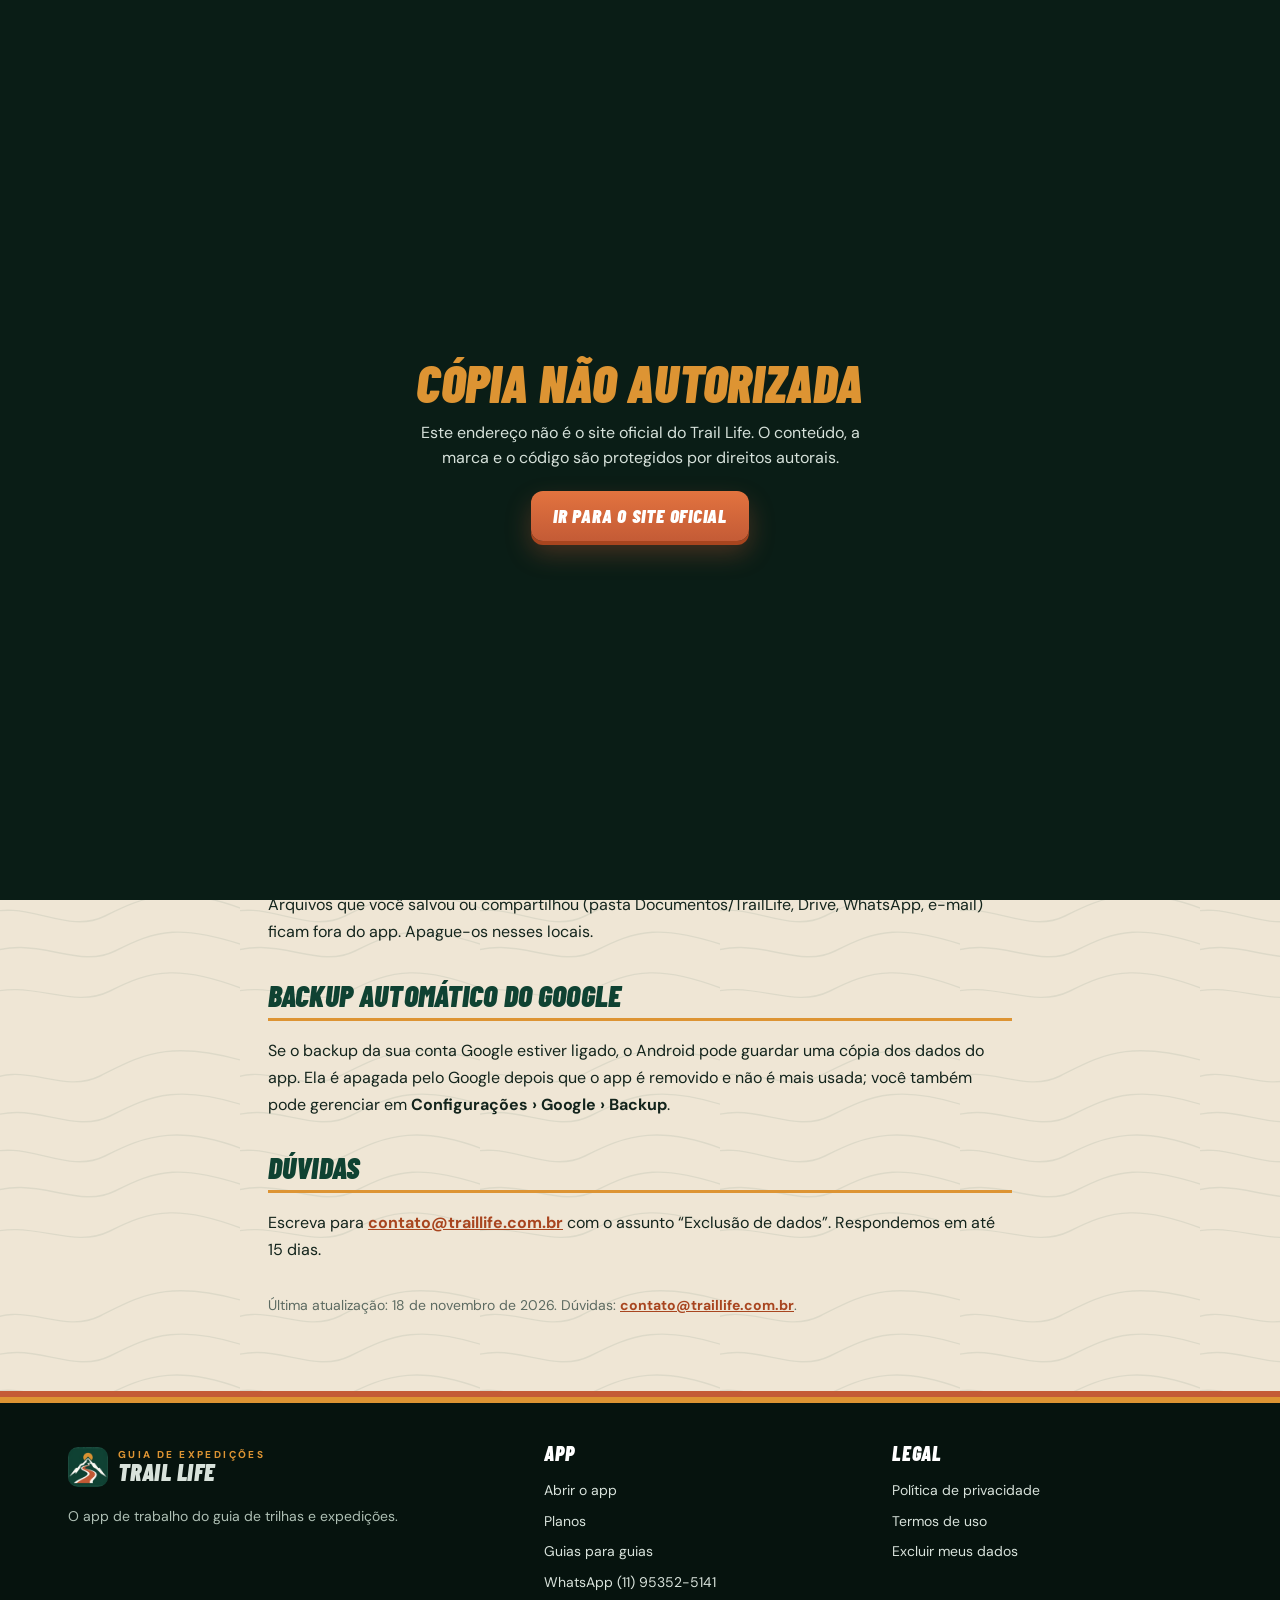
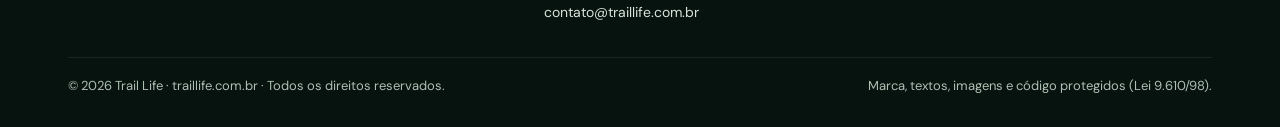
<file: excluir-dados.html>
<!doctype html>
<!-- TRAIL LIFE · site oficial · https://traillife.com.br · (c) 2026 Trail Life. Todos os direitos reservados. Assinatura: TL-SITE-7Q3K-BR26 -->
<html lang="pt-BR">
<head>
<meta charset="utf-8">
<meta name="viewport" content="width=device-width,initial-scale=1,viewport-fit=cover">
<title>Como excluir seus dados · Trail Life</title>
<meta name="description" content="Como excluir seus dados do app TRAIL LIFE, gestão para guias de trilha e expedições.">
<meta name="robots" content="index,follow">
<meta name="theme-color" content="#0a1d16">
<link rel="canonical" href="https://traillife.com.br/excluir-dados.html">
<link rel="icon" type="image/png" sizes="48x48" href="img/favicon-48.png">
<link rel="apple-touch-icon" href="img/apple-touch-icon.png">
<meta property="og:type" content="article">
<meta property="og:locale" content="pt_BR">
<meta property="og:site_name" content="Trail Life">
<meta property="og:title" content="Como excluir seus dados · Trail Life">
<meta property="og:description" content="Como excluir seus dados do app TRAIL LIFE, gestão para guias de trilha e expedições.">
<meta property="og:url" content="https://traillife.com.br/excluir-dados.html">
<meta property="og:image" content="https://traillife.com.br/img/og-traillife.jpg">
<link rel="stylesheet" href="css/site.css">
</head>
<body data-tl="TL-SITE-7Q3K-BR26">
<header class="topbar">
 <div class="wrap">
  <a class="marca" href="./" aria-label="Trail Life, início"><img src="img/logo-96.png" width="40" height="40" alt=""><span><small>GUIA DE EXPEDIÇÕES</small><strong>Trail Life</strong></span></a>
  <a class="btn" href="./#baixar">Baixar o app</a>
 </div>
</header>
<section class="legal-top">
 <div class="wrap"><span class="eyebrow">✦ Trail Life · Transparência</span><h1>Como excluir seus dados</h1><nav aria-label="Páginas legais"><a href="./">Início</a><a href="privacidade.html">Privacidade</a><a href="termos.html">Termos de uso</a><a href="excluir-dados.html" aria-current="page">Excluir dados</a></nav></div>
</section>
<div class="legal">
<main>
<div class="box"><b>Importante:</b> o TRAIL LIFE não guarda seus dados em servidores. Tudo fica no seu aparelho, então a exclusão é feita por você, na hora, sem precisar pedir para ninguém.</div>
<h2>Excluir um registro</h2>
<p>Abra o participante, saída, lançamento ou documento e toque em <b>Excluir</b>.</p>
<h2>Excluir todos os dados e o acesso</h2>
<ol>
<li>No celular, abra <b>Configurações › Apps › Trail Life › Armazenamento</b>.</li>
<li>Toque em <b>Limpar dados</b> (ou “Limpar armazenamento”). Isso apaga cadastros, senha de acesso e pontos de restauração.</li>
<li>Se quiser, desinstale o app. Desinstalar também apaga todos os dados dele.</li>
</ol>
<h2>Backups e arquivos exportados</h2>
<p>Arquivos que você salvou ou compartilhou (pasta Documentos/TrailLife, Drive, WhatsApp, e-mail) ficam fora do app. Apague-os nesses locais.</p>
<h2>Backup automático do Google</h2>
<p>Se o backup da sua conta Google estiver ligado, o Android pode guardar uma cópia dos dados do app. Ela é apagada pelo Google depois que o app é removido e não é mais usada; você também pode gerenciar em <b>Configurações › Google › Backup</b>.</p>
<h2>Dúvidas</h2>
<p>Escreva para <a href="mailto:contato@traillife.com.br">contato@traillife.com.br</a> com o assunto “Exclusão de dados”. Respondemos em até 15 dias.</p>
<p class="atualizado">Última atualização: 18 de novembro de 2026. Dúvidas: <a href="mailto:contato@traillife.com.br">contato@traillife.com.br</a>.</p>
</main>
</div>
<footer class="rodape">
 <div class="wrap">
  <div class="cols">
   <div><a class="marca" href="./"><img src="img/logo-96.png" width="40" height="40" alt=""><span><small>GUIA DE EXPEDIÇÕES</small><strong>Trail Life</strong></span></a><p>O app de trabalho do guia de trilhas e expedições.</p></div>
   <div><h4>App</h4><a href="https://app.traillife.com.br/" data-app>Abrir o app</a><a href="./#planos">Planos</a><a href="guias.html">Guias para guias</a><a href="https://wa.me/5511953525141?text=Ol%C3%A1%21%20Vim%20pelo%20site%20do%20TRAIL%20LIFE%20e%20quero%20saber%20mais%20sobre%20o%20app%20para%20guias%20de%20trilha." data-wa="geral">WhatsApp (11) 95352-5141</a><a href="mailto:contato@traillife.com.br">contato@traillife.com.br</a></div>
   <div><h4>Legal</h4><a href="privacidade.html">Política de privacidade</a><a href="termos.html">Termos de uso</a><a href="excluir-dados.html">Excluir meus dados</a></div>
  </div>
  <div class="copy"><span>© 2026 Trail Life · traillife.com.br · Todos os direitos reservados.</span><span>Marca, textos, imagens e código protegidos (Lei 9.610/98).</span></div>
 </div>
</footer>
<script src="js/site.js" defer></script>
</body>
</html>
</file>
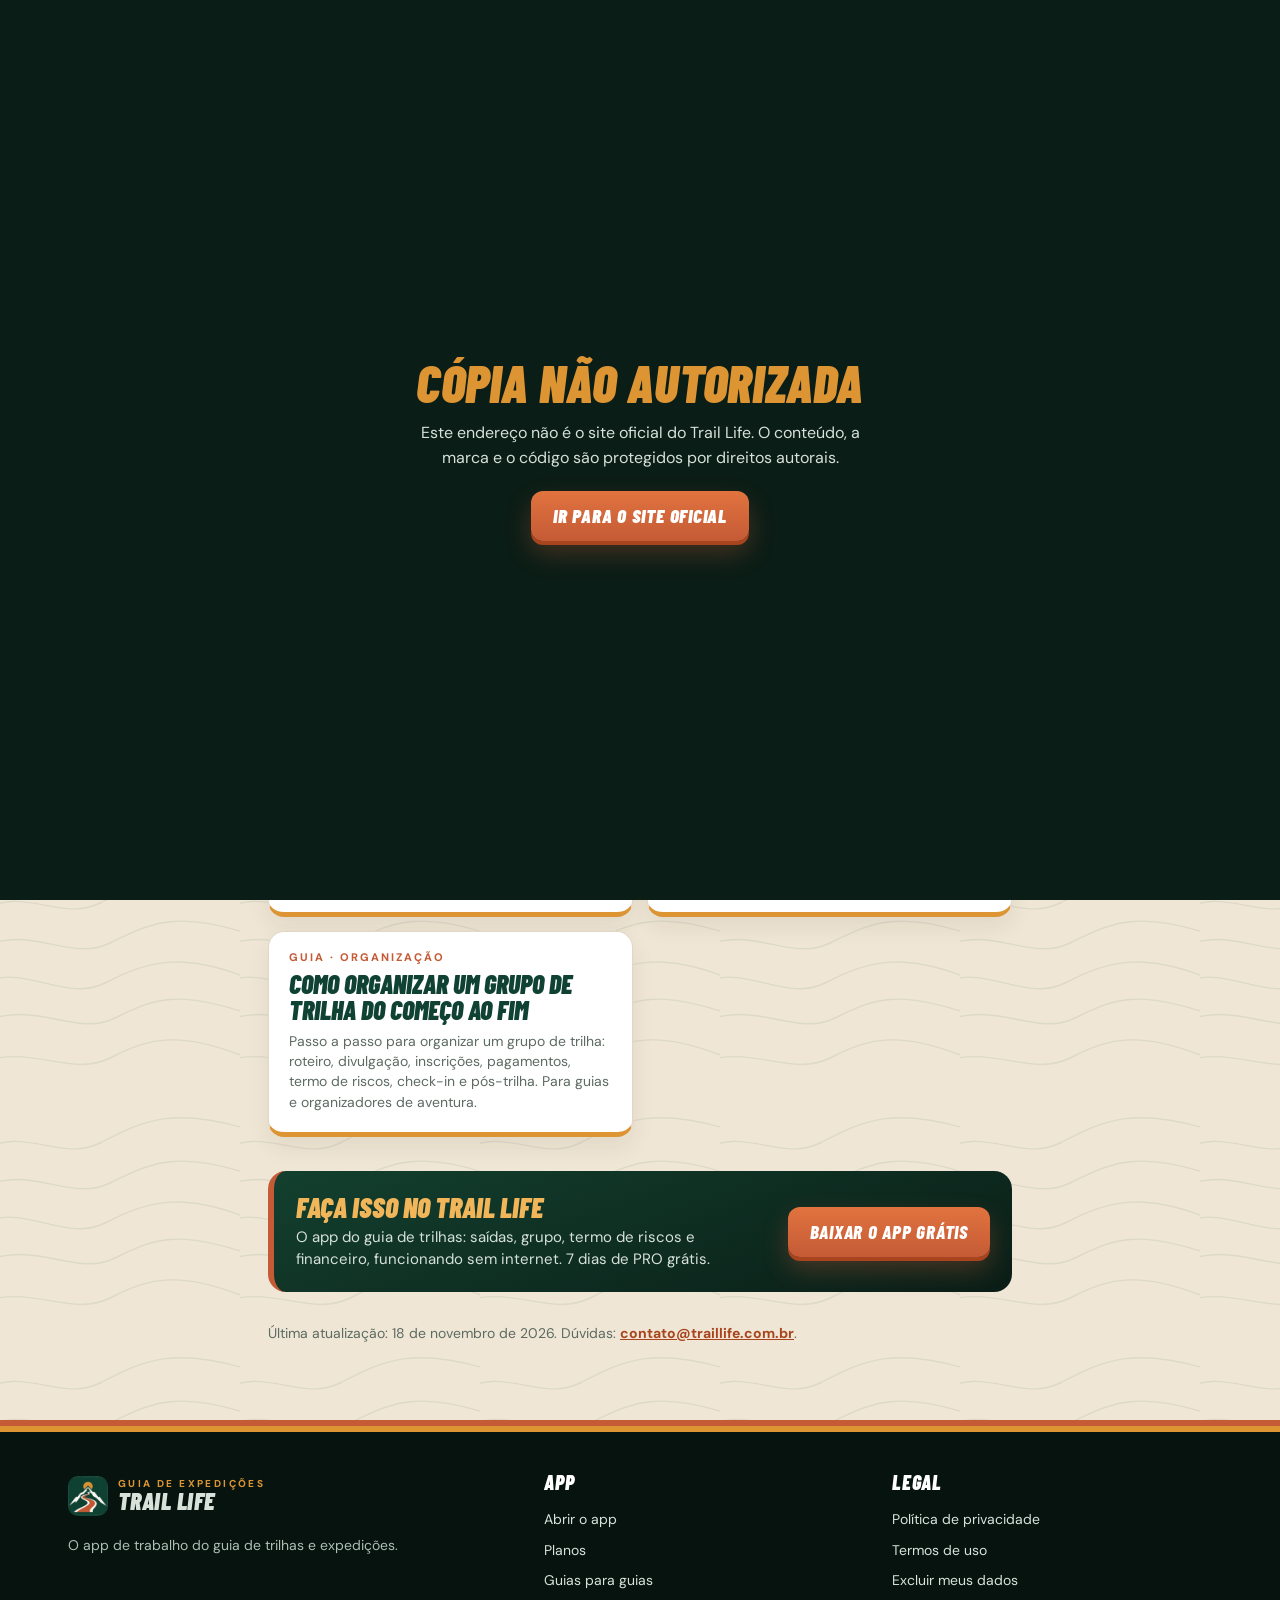
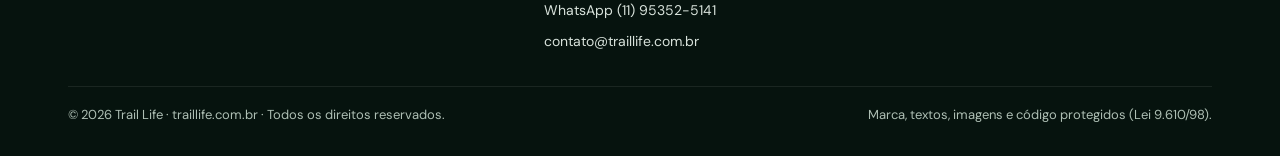
<file: guias.html>
<!doctype html>
<!-- TRAIL LIFE · site oficial · https://traillife.com.br · (c) 2026 Trail Life. Todos os direitos reservados. Assinatura: TL-SITE-7Q3K-BR26 -->
<html lang="pt-BR">
<head>
<meta charset="utf-8">
<meta name="viewport" content="width=device-width,initial-scale=1,viewport-fit=cover">
<title>Guias para guias de trilha e ecoturismo · Trail Life</title>
<meta name="description" content="Conteúdo prático para guias de trilha, condutores e organizadores de ecoturismo: termo de riscos, financeiro, equipamentos, organização de grupos e ferramentas.">
<meta name="robots" content="index,follow">
<meta name="theme-color" content="#0a1d16">
<link rel="canonical" href="https://traillife.com.br/guias.html">
<link rel="icon" type="image/png" sizes="48x48" href="img/favicon-48.png">
<link rel="apple-touch-icon" href="img/apple-touch-icon.png">
<meta property="og:type" content="article">
<meta property="og:locale" content="pt_BR">
<meta property="og:site_name" content="Trail Life">
<meta property="og:title" content="Guias para guias de trilha e ecoturismo">
<meta property="og:description" content="Conteúdo prático para guias de trilha, condutores e organizadores de ecoturismo: termo de riscos, financeiro, equipamentos, organização de grupos e ferramentas.">
<meta property="og:url" content="https://traillife.com.br/guias.html">
<meta property="og:image" content="https://traillife.com.br/img/og-traillife.jpg">
<link rel="stylesheet" href="css/site.css">
<script type="application/ld+json">{"@context": "https://schema.org", "@type": "CollectionPage", "name": "Guias para guias de trilha", "url": "https://traillife.com.br/guias.html", "inLanguage": "pt-BR", "hasPart": [{"@type": "Article", "headline": "App para guia de trilha: o que ele precisa ter", "url": "https://traillife.com.br/app-para-guia-de-trilha.html"}, {"@type": "Article", "headline": "Termo de responsabilidade para trilha: o que colocar", "url": "https://traillife.com.br/termo-de-responsabilidade-trilha.html"}, {"@type": "Article", "headline": "Controle financeiro para guia de turismo de aventura", "url": "https://traillife.com.br/controle-financeiro-guia-de-turismo.html"}, {"@type": "Article", "headline": "Checklist de equipamentos para trilha", "url": "https://traillife.com.br/checklist-equipamentos-trilha.html"}, {"@type": "Article", "headline": "Como organizar um grupo de trilha do começo ao fim", "url": "https://traillife.com.br/como-organizar-grupo-de-trilha.html"}]}</script>
</head>
<body data-tl="TL-SITE-7Q3K-BR26">
<header class="topbar">
 <div class="wrap">
  <a class="marca" href="./" aria-label="Trail Life, início"><img src="img/logo-96.png" width="40" height="40" alt=""><span><small>GUIA DE EXPEDIÇÕES</small><strong>Trail Life</strong></span></a>
  <a class="btn" href="./#baixar">Baixar o app</a>
 </div>
</header>
<section class="legal-top">
 <div class="wrap"><nav class="trilha-nav" aria-label="Você está em"><a href="./">Início</a> › <a href="guias.html">Guias</a> › <span>Guias para guias de trilha</span></nav><span class="eyebrow">✦ Trail Life · Conteúdo</span><h1>Guias para guias de trilha e ecoturismo</h1></div>
</section>
<div class="legal">
<main>
<article>
<p>Material prático e gratuito para quem trabalha levando gente para a trilha. Escolha um tema:</p><div class="guias-grid"><a class="guia-card" href="app-para-guia-de-trilha.html"><small>Guia · Ferramentas</small><b>App para guia de trilha: o que ele precisa ter</b><span>O que um bom app para guia de trilha e condutor de ecoturismo precisa ter: saídas, participantes, termo de riscos, check-in, financeiro e funcionamento sem internet.</span></a><a class="guia-card" href="termo-de-responsabilidade-trilha.html"><small>Guia · Segurança</small><b>Termo de responsabilidade para trilha: o que colocar</b><span>O que incluir no termo de responsabilidade e ciência de riscos para trilhas e ecoturismo: dados do participante, riscos da atividade, saúde, menores de idade e assinatura.</span></a><a class="guia-card" href="controle-financeiro-guia-de-turismo.html"><small>Guia · Financeiro</small><b>Controle financeiro para guia de turismo de aventura</b><span>Como controlar o financeiro das saídas de trilha e ecoturismo: sinal, parcelas, despesas por saída, resultado do mês e previsão de caixa para guias e condutores.</span></a><a class="guia-card" href="checklist-equipamentos-trilha.html"><small>Guia · Equipamentos</small><b>Checklist de equipamentos para trilha</b><span>Lista completa do que levar na trilha: equipamentos básicos, segurança, primeiros socorros, roupas e itens extras para bate-volta e travessia. Para guias e participantes.</span></a><a class="guia-card" href="como-organizar-grupo-de-trilha.html"><small>Guia · Organização</small><b>Como organizar um grupo de trilha do começo ao fim</b><span>Passo a passo para organizar um grupo de trilha: roteiro, divulgação, inscrições, pagamentos, termo de riscos, check-in e pós-trilha. Para guias e organizadores de aventura.</span></a></div><div class="cta-app">
<div><b>Faça isso no Trail Life</b><span>O app do guia de trilhas: saídas, grupo, termo de riscos e financeiro, funcionando sem internet. 7 dias de PRO grátis.</span></div>
<a class="btn" href="./#baixar">Baixar o app grátis</a>
</div>
</article>


<p class="atualizado">Última atualização: 18 de novembro de 2026. Dúvidas: <a href="mailto:contato@traillife.com.br">contato@traillife.com.br</a>.</p>
</main>
</div>
<footer class="rodape">
 <div class="wrap">
  <div class="cols">
   <div><a class="marca" href="./"><img src="img/logo-96.png" width="40" height="40" alt=""><span><small>GUIA DE EXPEDIÇÕES</small><strong>Trail Life</strong></span></a><p>O app de trabalho do guia de trilhas e expedições.</p></div>
   <div><h4>App</h4><a href="https://app.traillife.com.br/" data-app>Abrir o app</a><a href="./#planos">Planos</a><a href="guias.html">Guias para guias</a><a href="https://wa.me/5511953525141?text=Ol%C3%A1%21%20Vim%20pelo%20site%20do%20TRAIL%20LIFE%20e%20quero%20saber%20mais%20sobre%20o%20app%20para%20guias%20de%20trilha." data-wa="geral">WhatsApp (11) 95352-5141</a><a href="mailto:contato@traillife.com.br">contato@traillife.com.br</a></div>
   <div><h4>Legal</h4><a href="privacidade.html">Política de privacidade</a><a href="termos.html">Termos de uso</a><a href="excluir-dados.html">Excluir meus dados</a></div>
  </div>
  <div class="copy"><span>© 2026 Trail Life · traillife.com.br · Todos os direitos reservados.</span><span>Marca, textos, imagens e código protegidos (Lei 9.610/98).</span></div>
 </div>
</footer>
<script src="js/site.js" defer></script>
</body>
</html>
</file>
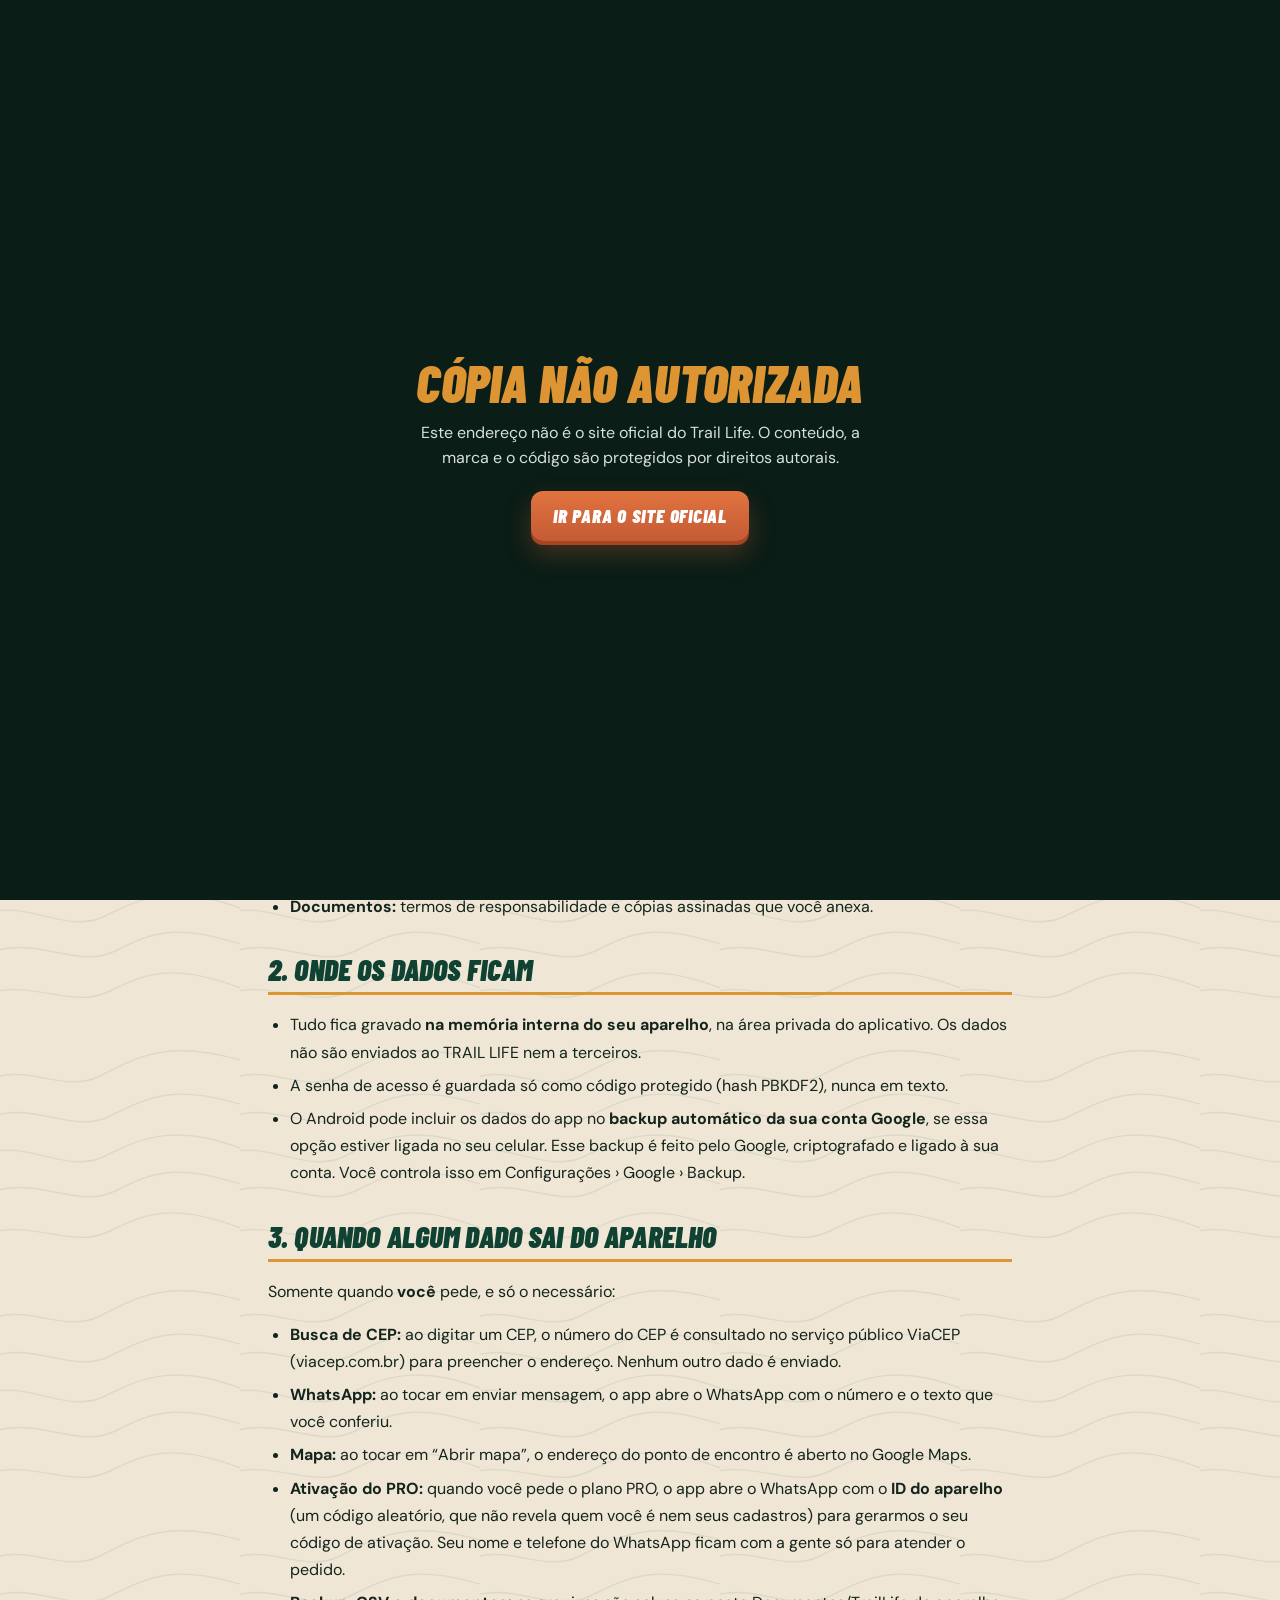
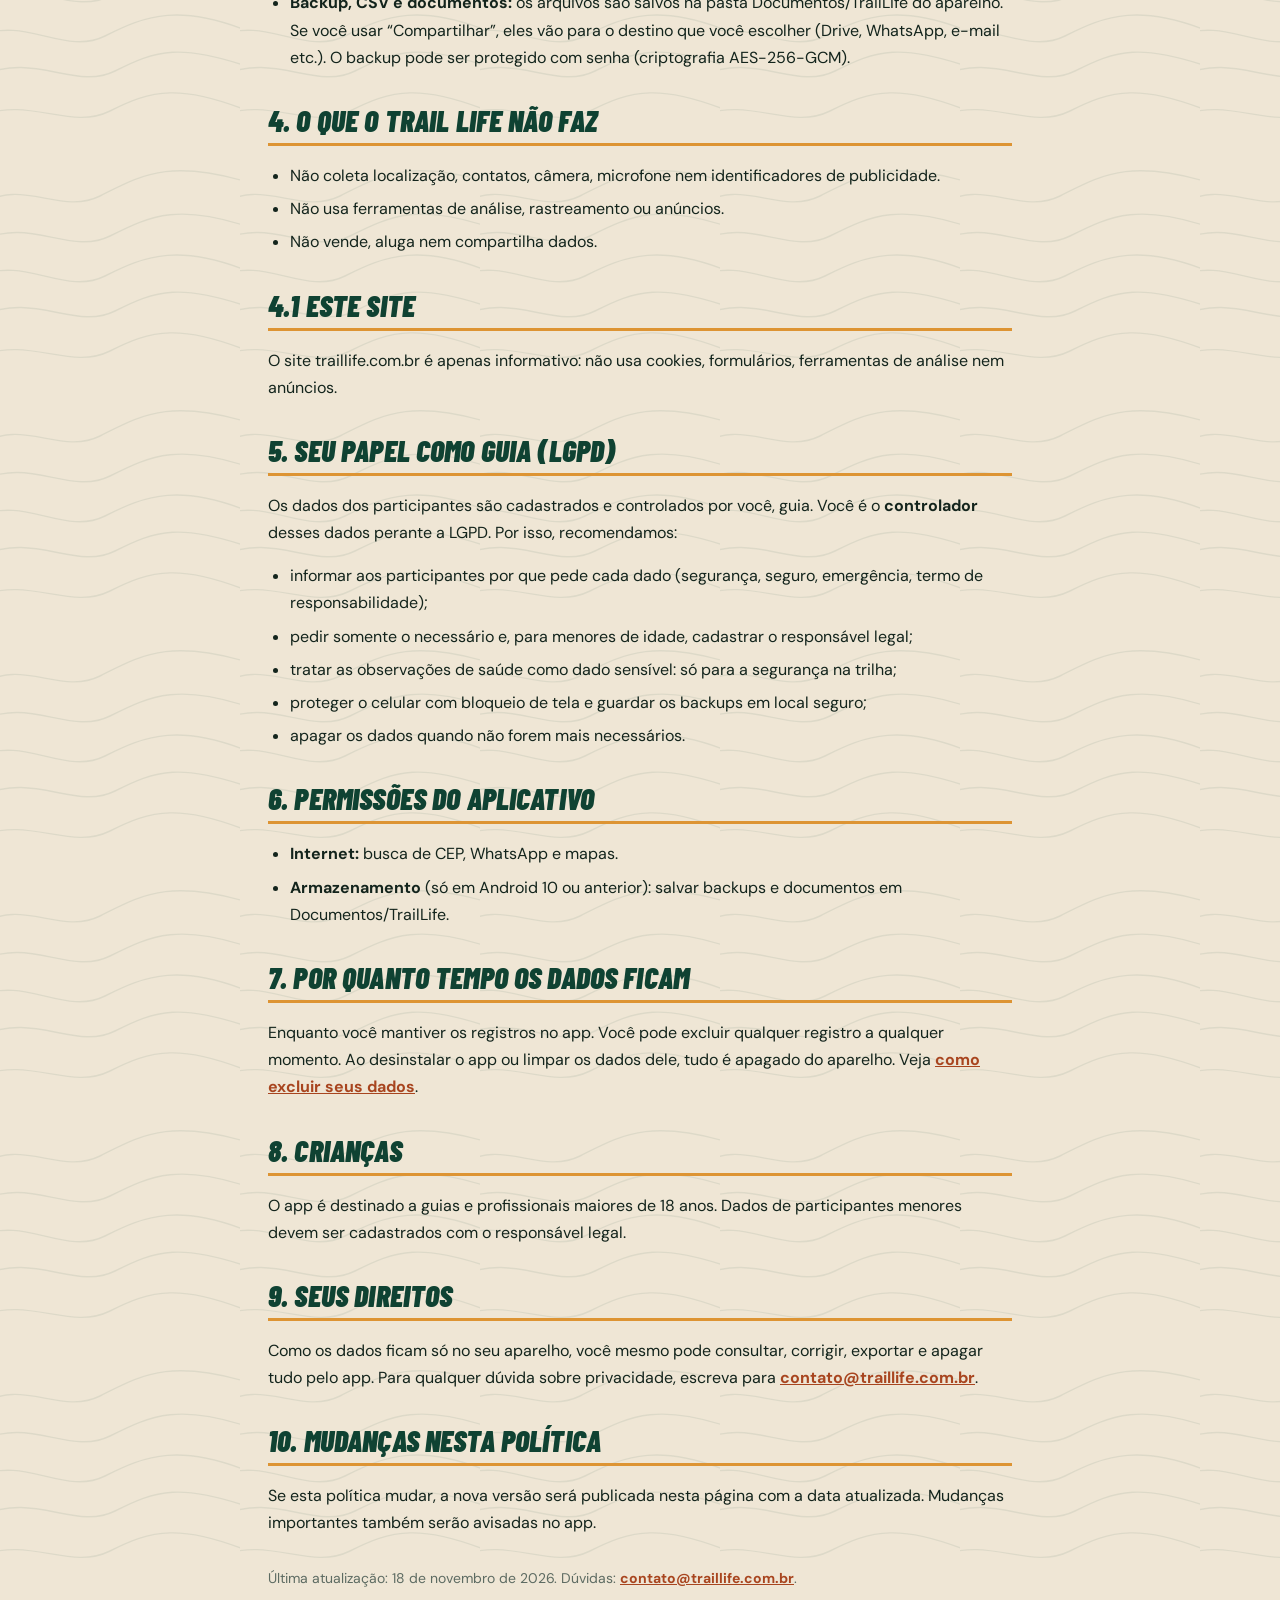
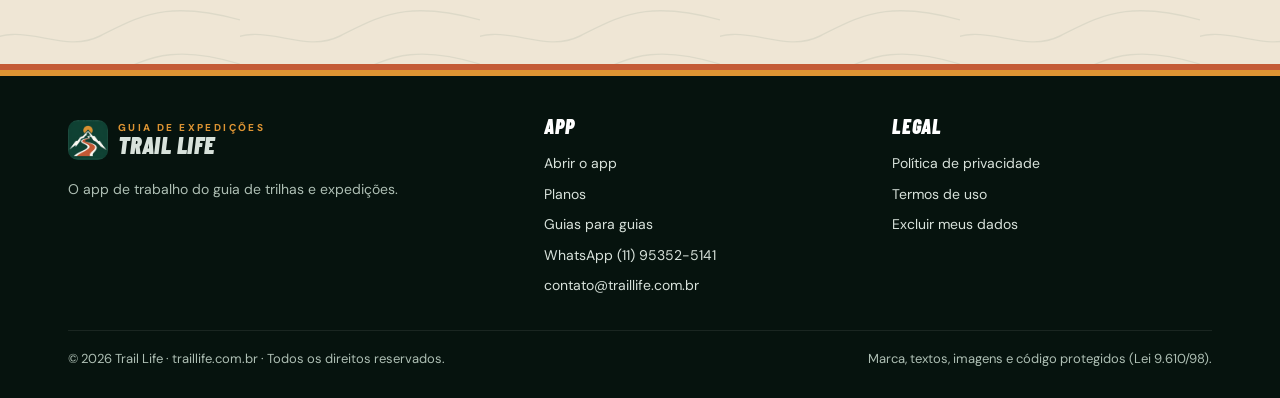
<file: privacidade.html>
<!doctype html>
<!-- TRAIL LIFE · site oficial · https://traillife.com.br · (c) 2026 Trail Life. Todos os direitos reservados. Assinatura: TL-SITE-7Q3K-BR26 -->
<html lang="pt-BR">
<head>
<meta charset="utf-8">
<meta name="viewport" content="width=device-width,initial-scale=1,viewport-fit=cover">
<title>Política de privacidade · Trail Life</title>
<meta name="description" content="Política de privacidade do app TRAIL LIFE para guias de trilha: seus dados ficam só no seu aparelho, com criptografia AES-256, de acordo com a LGPD.">
<meta name="robots" content="index,follow">
<meta name="theme-color" content="#0a1d16">
<link rel="canonical" href="https://traillife.com.br/privacidade.html">
<link rel="icon" type="image/png" sizes="48x48" href="img/favicon-48.png">
<link rel="apple-touch-icon" href="img/apple-touch-icon.png">
<meta property="og:type" content="article">
<meta property="og:locale" content="pt_BR">
<meta property="og:site_name" content="Trail Life">
<meta property="og:title" content="Política de privacidade · Trail Life">
<meta property="og:description" content="Política de privacidade do app TRAIL LIFE para guias de trilha: seus dados ficam só no seu aparelho, com criptografia AES-256, de acordo com a LGPD.">
<meta property="og:url" content="https://traillife.com.br/privacidade.html">
<meta property="og:image" content="https://traillife.com.br/img/og-traillife.jpg">
<link rel="stylesheet" href="css/site.css">
</head>
<body data-tl="TL-SITE-7Q3K-BR26">
<header class="topbar">
 <div class="wrap">
  <a class="marca" href="./" aria-label="Trail Life, início"><img src="img/logo-96.png" width="40" height="40" alt=""><span><small>GUIA DE EXPEDIÇÕES</small><strong>Trail Life</strong></span></a>
  <a class="btn" href="./#baixar">Baixar o app</a>
 </div>
</header>
<section class="legal-top">
 <div class="wrap"><span class="eyebrow">✦ Trail Life · Transparência</span><h1>Política de privacidade</h1><nav aria-label="Páginas legais"><a href="./">Início</a><a href="privacidade.html" aria-current="page">Privacidade</a><a href="termos.html">Termos de uso</a><a href="excluir-dados.html">Excluir dados</a></nav></div>
</section>
<div class="legal">
<main>
<div class="box"><b>Resumo:</b> o TRAIL LIFE guarda tudo <b>somente no seu aparelho</b>. Não temos servidor com seus dados, não usamos publicidade, nem rastreamento, nem venda de dados.</div>

<p>Esta política vale para o aplicativo TRAIL LIFE para Android (pacote <code>br.com.apptraillife.app</code>) e para a versão web em app.traillife.com.br. Ela segue a Lei Geral de Proteção de Dados (LGPD, Lei 13.709/2018).</p>

<h2>1. Quais dados o app guarda</h2>
<p>O TRAIL LIFE é uma ferramenta de trabalho para guias de trilha. Você, guia, cadastra no app:</p>
<ul>
<li><b>Seu perfil:</b> nome, e-mail, telefone, cidade, logotipo e uma senha de acesso local.</li>
<li><b>Participantes:</b> nome, data de nascimento, RG, CPF, telefone, e-mail, endereço, contato de emergência, responsável legal (no caso de menores) e observações de saúde informadas pelo participante.</li>
<li><b>Saídas e agenda:</b> roteiros, datas, locais, fotos e vagas.</li>
<li><b>Financeiro:</b> pagamentos e despesas que você lança.</li>
<li><b>Documentos:</b> termos de responsabilidade e cópias assinadas que você anexa.</li>
</ul>

<h2>2. Onde os dados ficam</h2>
<ul>
<li>Tudo fica gravado <b>na memória interna do seu aparelho</b>, na área privada do aplicativo. Os dados não são enviados ao TRAIL LIFE nem a terceiros.</li>
<li>A senha de acesso é guardada só como código protegido (hash PBKDF2), nunca em texto.</li>
<li>O Android pode incluir os dados do app no <b>backup automático da sua conta Google</b>, se essa opção estiver ligada no seu celular. Esse backup é feito pelo Google, criptografado e ligado à sua conta. Você controla isso em Configurações › Google › Backup.</li>
</ul>

<h2>3. Quando algum dado sai do aparelho</h2>
<p>Somente quando <b>você</b> pede, e só o necessário:</p>
<ul>
<li><b>Busca de CEP:</b> ao digitar um CEP, o número do CEP é consultado no serviço público ViaCEP (viacep.com.br) para preencher o endereço. Nenhum outro dado é enviado.</li>
<li><b>WhatsApp:</b> ao tocar em enviar mensagem, o app abre o WhatsApp com o número e o texto que você conferiu.</li>
<li><b>Mapa:</b> ao tocar em “Abrir mapa”, o endereço do ponto de encontro é aberto no Google Maps.</li>
<li><b>Ativação do PRO:</b> quando você pede o plano PRO, o app abre o WhatsApp com o <b>ID do aparelho</b> (um código aleatório, que não revela quem você é nem seus cadastros) para gerarmos o seu código de ativação. Seu nome e telefone do WhatsApp ficam com a gente só para atender o pedido.</li>
<li><b>Backup, CSV e documentos:</b> os arquivos são salvos na pasta Documentos/TrailLife do aparelho. Se você usar “Compartilhar”, eles vão para o destino que você escolher (Drive, WhatsApp, e-mail etc.). O backup pode ser protegido com senha (criptografia AES-256-GCM).</li>
</ul>

<h2>4. O que o TRAIL LIFE não faz</h2>
<ul>
<li>Não coleta localização, contatos, câmera, microfone nem identificadores de publicidade.</li>
<li>Não usa ferramentas de análise, rastreamento ou anúncios.</li>
<li>Não vende, aluga nem compartilha dados.</li>
</ul>

<h2>4.1 Este site</h2>
<p>O site traillife.com.br é apenas informativo: não usa cookies, formulários, ferramentas de análise nem anúncios.</p>

<h2>5. Seu papel como guia (LGPD)</h2>
<p>Os dados dos participantes são cadastrados e controlados por você, guia. Você é o <b>controlador</b> desses dados perante a LGPD. Por isso, recomendamos:</p>
<ul>
<li>informar aos participantes por que pede cada dado (segurança, seguro, emergência, termo de responsabilidade);</li>
<li>pedir somente o necessário e, para menores de idade, cadastrar o responsável legal;</li>
<li>tratar as observações de saúde como dado sensível: só para a segurança na trilha;</li>
<li>proteger o celular com bloqueio de tela e guardar os backups em local seguro;</li>
<li>apagar os dados quando não forem mais necessários.</li>
</ul>

<h2>6. Permissões do aplicativo</h2>
<ul>
<li><b>Internet:</b> busca de CEP, WhatsApp e mapas.</li>
<li><b>Armazenamento</b> (só em Android 10 ou anterior): salvar backups e documentos em Documentos/TrailLife.</li>
</ul>

<h2>7. Por quanto tempo os dados ficam</h2>
<p>Enquanto você mantiver os registros no app. Você pode excluir qualquer registro a qualquer momento. Ao desinstalar o app ou limpar os dados dele, tudo é apagado do aparelho. Veja <a href="excluir-dados.html">como excluir seus dados</a>.</p>

<h2>8. Crianças</h2>
<p>O app é destinado a guias e profissionais maiores de 18 anos. Dados de participantes menores devem ser cadastrados com o responsável legal.</p>

<h2>9. Seus direitos</h2>
<p>Como os dados ficam só no seu aparelho, você mesmo pode consultar, corrigir, exportar e apagar tudo pelo app. Para qualquer dúvida sobre privacidade, escreva para <a href="mailto:contato@traillife.com.br">contato@traillife.com.br</a>.</p>

<h2>10. Mudanças nesta política</h2>
<p>Se esta política mudar, a nova versão será publicada nesta página com a data atualizada. Mudanças importantes também serão avisadas no app.</p>
<p class="atualizado">Última atualização: 18 de novembro de 2026. Dúvidas: <a href="mailto:contato@traillife.com.br">contato@traillife.com.br</a>.</p>
</main>
</div>
<footer class="rodape">
 <div class="wrap">
  <div class="cols">
   <div><a class="marca" href="./"><img src="img/logo-96.png" width="40" height="40" alt=""><span><small>GUIA DE EXPEDIÇÕES</small><strong>Trail Life</strong></span></a><p>O app de trabalho do guia de trilhas e expedições.</p></div>
   <div><h4>App</h4><a href="https://app.traillife.com.br/" data-app>Abrir o app</a><a href="./#planos">Planos</a><a href="guias.html">Guias para guias</a><a href="https://wa.me/5511953525141?text=Ol%C3%A1%21%20Vim%20pelo%20site%20do%20TRAIL%20LIFE%20e%20quero%20saber%20mais%20sobre%20o%20app%20para%20guias%20de%20trilha." data-wa="geral">WhatsApp (11) 95352-5141</a><a href="mailto:contato@traillife.com.br">contato@traillife.com.br</a></div>
   <div><h4>Legal</h4><a href="privacidade.html">Política de privacidade</a><a href="termos.html">Termos de uso</a><a href="excluir-dados.html">Excluir meus dados</a></div>
  </div>
  <div class="copy"><span>© 2026 Trail Life · traillife.com.br · Todos os direitos reservados.</span><span>Marca, textos, imagens e código protegidos (Lei 9.610/98).</span></div>
 </div>
</footer>
<script src="js/site.js" defer></script>
</body>
</html>
</file>
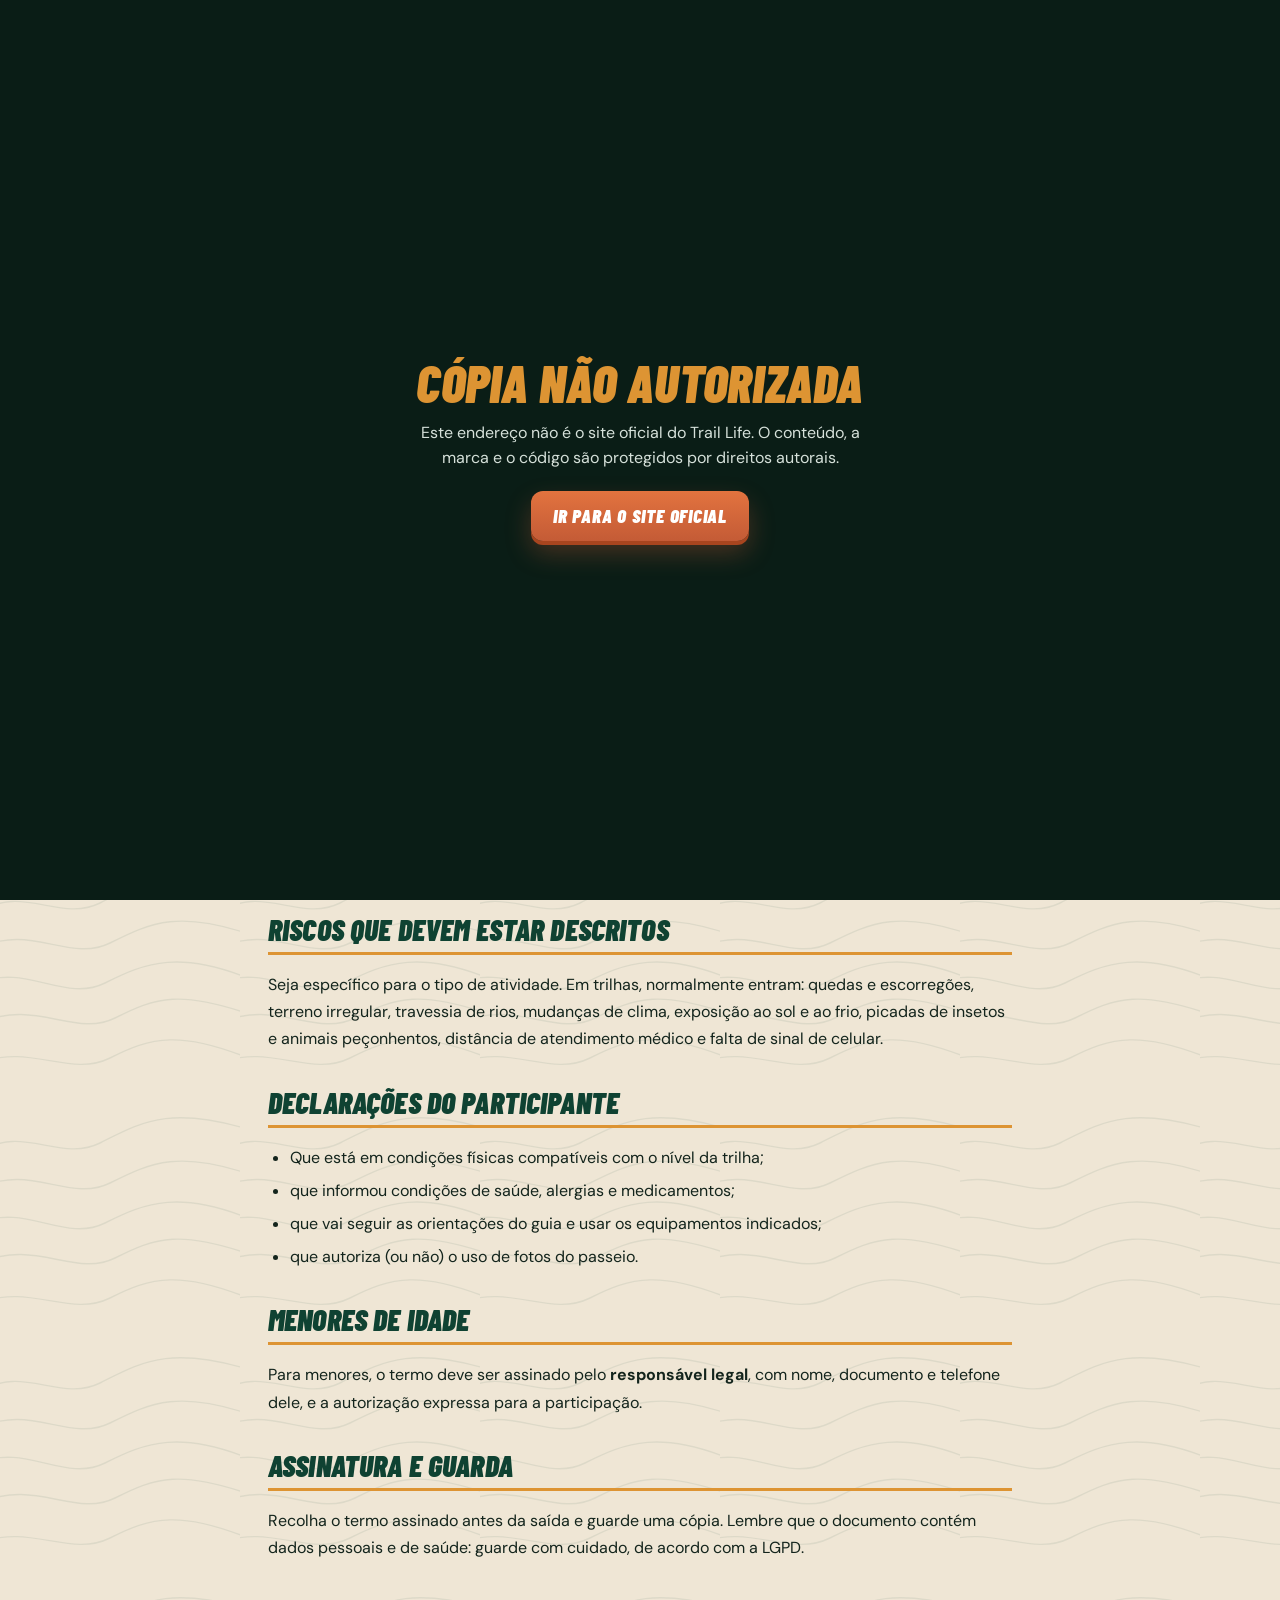
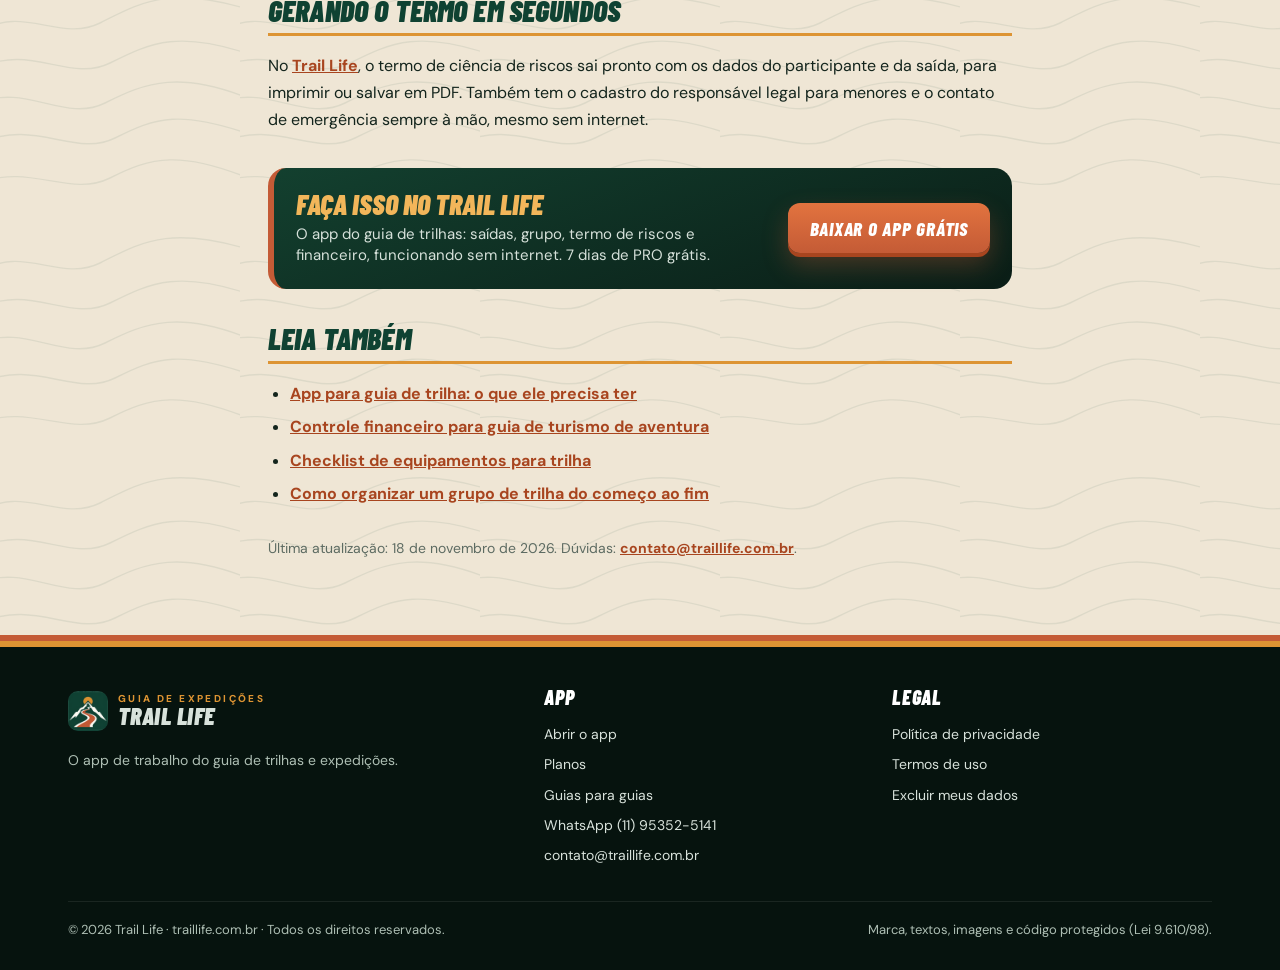
<file: termo-de-responsabilidade-trilha.html>
<!doctype html>
<!-- TRAIL LIFE · site oficial · https://traillife.com.br · (c) 2026 Trail Life. Todos os direitos reservados. Assinatura: TL-SITE-7Q3K-BR26 -->
<html lang="pt-BR">
<head>
<meta charset="utf-8">
<meta name="viewport" content="width=device-width,initial-scale=1,viewport-fit=cover">
<title>Termo de responsabilidade para trilha: o que colocar · Trail Life</title>
<meta name="description" content="O que incluir no termo de responsabilidade e ciência de riscos para trilhas e ecoturismo: dados do participante, riscos da atividade, saúde, menores de idade e assinatura.">
<meta name="robots" content="index,follow">
<meta name="theme-color" content="#0a1d16">
<link rel="canonical" href="https://traillife.com.br/termo-de-responsabilidade-trilha.html">
<link rel="icon" type="image/png" sizes="48x48" href="img/favicon-48.png">
<link rel="apple-touch-icon" href="img/apple-touch-icon.png">
<meta property="og:type" content="article">
<meta property="og:locale" content="pt_BR">
<meta property="og:site_name" content="Trail Life">
<meta property="og:title" content="Termo de responsabilidade para trilha: o que colocar">
<meta property="og:description" content="O que incluir no termo de responsabilidade e ciência de riscos para trilhas e ecoturismo: dados do participante, riscos da atividade, saúde, menores de idade e assinatura.">
<meta property="og:url" content="https://traillife.com.br/termo-de-responsabilidade-trilha.html">
<meta property="og:image" content="https://traillife.com.br/img/og-traillife.jpg">
<link rel="stylesheet" href="css/site.css">
<script type="application/ld+json">{"@context": "https://schema.org", "@graph": [{"@type": "Article", "headline": "Termo de responsabilidade para trilha: o que colocar", "description": "O que incluir no termo de responsabilidade e ciência de riscos para trilhas e ecoturismo: dados do participante, riscos da atividade, saúde, menores de idade e assinatura.", "inLanguage": "pt-BR", "url": "https://traillife.com.br/termo-de-responsabilidade-trilha.html", "mainEntityOfPage": "https://traillife.com.br/termo-de-responsabilidade-trilha.html", "image": "https://traillife.com.br/img/og-traillife.jpg", "datePublished": "2026-11-18", "dateModified": "2026-11-18", "author": {"@type": "Organization", "name": "Trail Life", "url": "https://traillife.com.br/"}, "publisher": {"@type": "Organization", "name": "Trail Life", "logo": {"@type": "ImageObject", "url": "https://traillife.com.br/img/icone-512.png"}}}, {"@type": "BreadcrumbList", "itemListElement": [{"@type": "ListItem", "position": 1, "name": "Trail Life", "item": "https://traillife.com.br/"}, {"@type": "ListItem", "position": 2, "name": "Guias", "item": "https://traillife.com.br/guias.html"}, {"@type": "ListItem", "position": 3, "name": "Termo de responsabilidade para trilha", "item": "https://traillife.com.br/termo-de-responsabilidade-trilha.html"}]}]}</script>
</head>
<body data-tl="TL-SITE-7Q3K-BR26">
<header class="topbar">
 <div class="wrap">
  <a class="marca" href="./" aria-label="Trail Life, início"><img src="img/logo-96.png" width="40" height="40" alt=""><span><small>GUIA DE EXPEDIÇÕES</small><strong>Trail Life</strong></span></a>
  <a class="btn" href="./#baixar">Baixar o app</a>
 </div>
</header>
<section class="legal-top">
 <div class="wrap"><nav class="trilha-nav" aria-label="Você está em"><a href="./">Início</a> › <a href="guias.html">Guias</a> › <span>Termo de responsabilidade para trilha</span></nav><span class="eyebrow">✦ Guia · Segurança</span><h1>Termo de responsabilidade para trilha: o que colocar</h1></div>
</section>
<div class="legal">
<main>
<article>
<p>O termo de responsabilidade, também chamado de termo de ciência de riscos, é o documento em que o participante declara que conhece a atividade, os riscos envolvidos e as regras do passeio. Ele organiza a comunicação com o grupo e mostra que o participante foi informado antes de sair.</p>
<div class="box"><b>Importante:</b> este conteúdo é uma orientação geral de organização, não é assessoria jurídica. O termo não substitui seguro, autorizações dos locais visitados nem a avaliação técnica do guia. Para casos específicos, consulte um advogado.</div>
<h2>Dados que o termo deve ter</h2>
<ul>
<li><b>Participante:</b> nome completo, documento (RG ou CPF), data de nascimento, telefone e endereço.</li>
<li><b>Contato de emergência:</b> nome, parentesco e telefone.</li>
<li><b>A atividade:</b> nome da saída, local, data, horário, distância, desnível e nível de dificuldade.</li>
<li><b>O guia ou a empresa:</b> nome, documento ou CNPJ e contato.</li>
</ul>
<h2>Riscos que devem estar descritos</h2>
<p>Seja específico para o tipo de atividade. Em trilhas, normalmente entram: quedas e escorregões, terreno irregular, travessia de rios, mudanças de clima, exposição ao sol e ao frio, picadas de insetos e animais peçonhentos, distância de atendimento médico e falta de sinal de celular.</p>
<h2>Declarações do participante</h2>
<ul>
<li>Que está em condições físicas compatíveis com o nível da trilha;</li>
<li>que informou condições de saúde, alergias e medicamentos;</li>
<li>que vai seguir as orientações do guia e usar os equipamentos indicados;</li>
<li>que autoriza (ou não) o uso de fotos do passeio.</li>
</ul>
<h2>Menores de idade</h2>
<p>Para menores, o termo deve ser assinado pelo <b>responsável legal</b>, com nome, documento e telefone dele, e a autorização expressa para a participação.</p>
<h2>Assinatura e guarda</h2>
<p>Recolha o termo assinado antes da saída e guarde uma cópia. Lembre que o documento contém dados pessoais e de saúde: guarde com cuidado, de acordo com a LGPD.</p>
<h2>Gerando o termo em segundos</h2>
<p>No <a href="./">Trail Life</a>, o termo de ciência de riscos sai pronto com os dados do participante e da saída, para imprimir ou salvar em PDF. Também tem o cadastro do responsável legal para menores e o contato de emergência sempre à mão, mesmo sem internet.</p><div class="cta-app">
<div><b>Faça isso no Trail Life</b><span>O app do guia de trilhas: saídas, grupo, termo de riscos e financeiro, funcionando sem internet. 7 dias de PRO grátis.</span></div>
<a class="btn" href="./#baixar">Baixar o app grátis</a>
</div>
</article>
<h2 class="leia-tit">Leia também</h2>
<ul class="leia"><li><a href="app-para-guia-de-trilha.html">App para guia de trilha: o que ele precisa ter</a></li><li><a href="controle-financeiro-guia-de-turismo.html">Controle financeiro para guia de turismo de aventura</a></li><li><a href="checklist-equipamentos-trilha.html">Checklist de equipamentos para trilha</a></li><li><a href="como-organizar-grupo-de-trilha.html">Como organizar um grupo de trilha do começo ao fim</a></li></ul>
<p class="atualizado">Última atualização: 18 de novembro de 2026. Dúvidas: <a href="mailto:contato@traillife.com.br">contato@traillife.com.br</a>.</p>
</main>
</div>
<footer class="rodape">
 <div class="wrap">
  <div class="cols">
   <div><a class="marca" href="./"><img src="img/logo-96.png" width="40" height="40" alt=""><span><small>GUIA DE EXPEDIÇÕES</small><strong>Trail Life</strong></span></a><p>O app de trabalho do guia de trilhas e expedições.</p></div>
   <div><h4>App</h4><a href="https://app.traillife.com.br/" data-app>Abrir o app</a><a href="./#planos">Planos</a><a href="guias.html">Guias para guias</a><a href="https://wa.me/5511953525141?text=Ol%C3%A1%21%20Vim%20pelo%20site%20do%20TRAIL%20LIFE%20e%20quero%20saber%20mais%20sobre%20o%20app%20para%20guias%20de%20trilha." data-wa="geral">WhatsApp (11) 95352-5141</a><a href="mailto:contato@traillife.com.br">contato@traillife.com.br</a></div>
   <div><h4>Legal</h4><a href="privacidade.html">Política de privacidade</a><a href="termos.html">Termos de uso</a><a href="excluir-dados.html">Excluir meus dados</a></div>
  </div>
  <div class="copy"><span>© 2026 Trail Life · traillife.com.br · Todos os direitos reservados.</span><span>Marca, textos, imagens e código protegidos (Lei 9.610/98).</span></div>
 </div>
</footer>
<script src="js/site.js" defer></script>
</body>
</html>
</file>
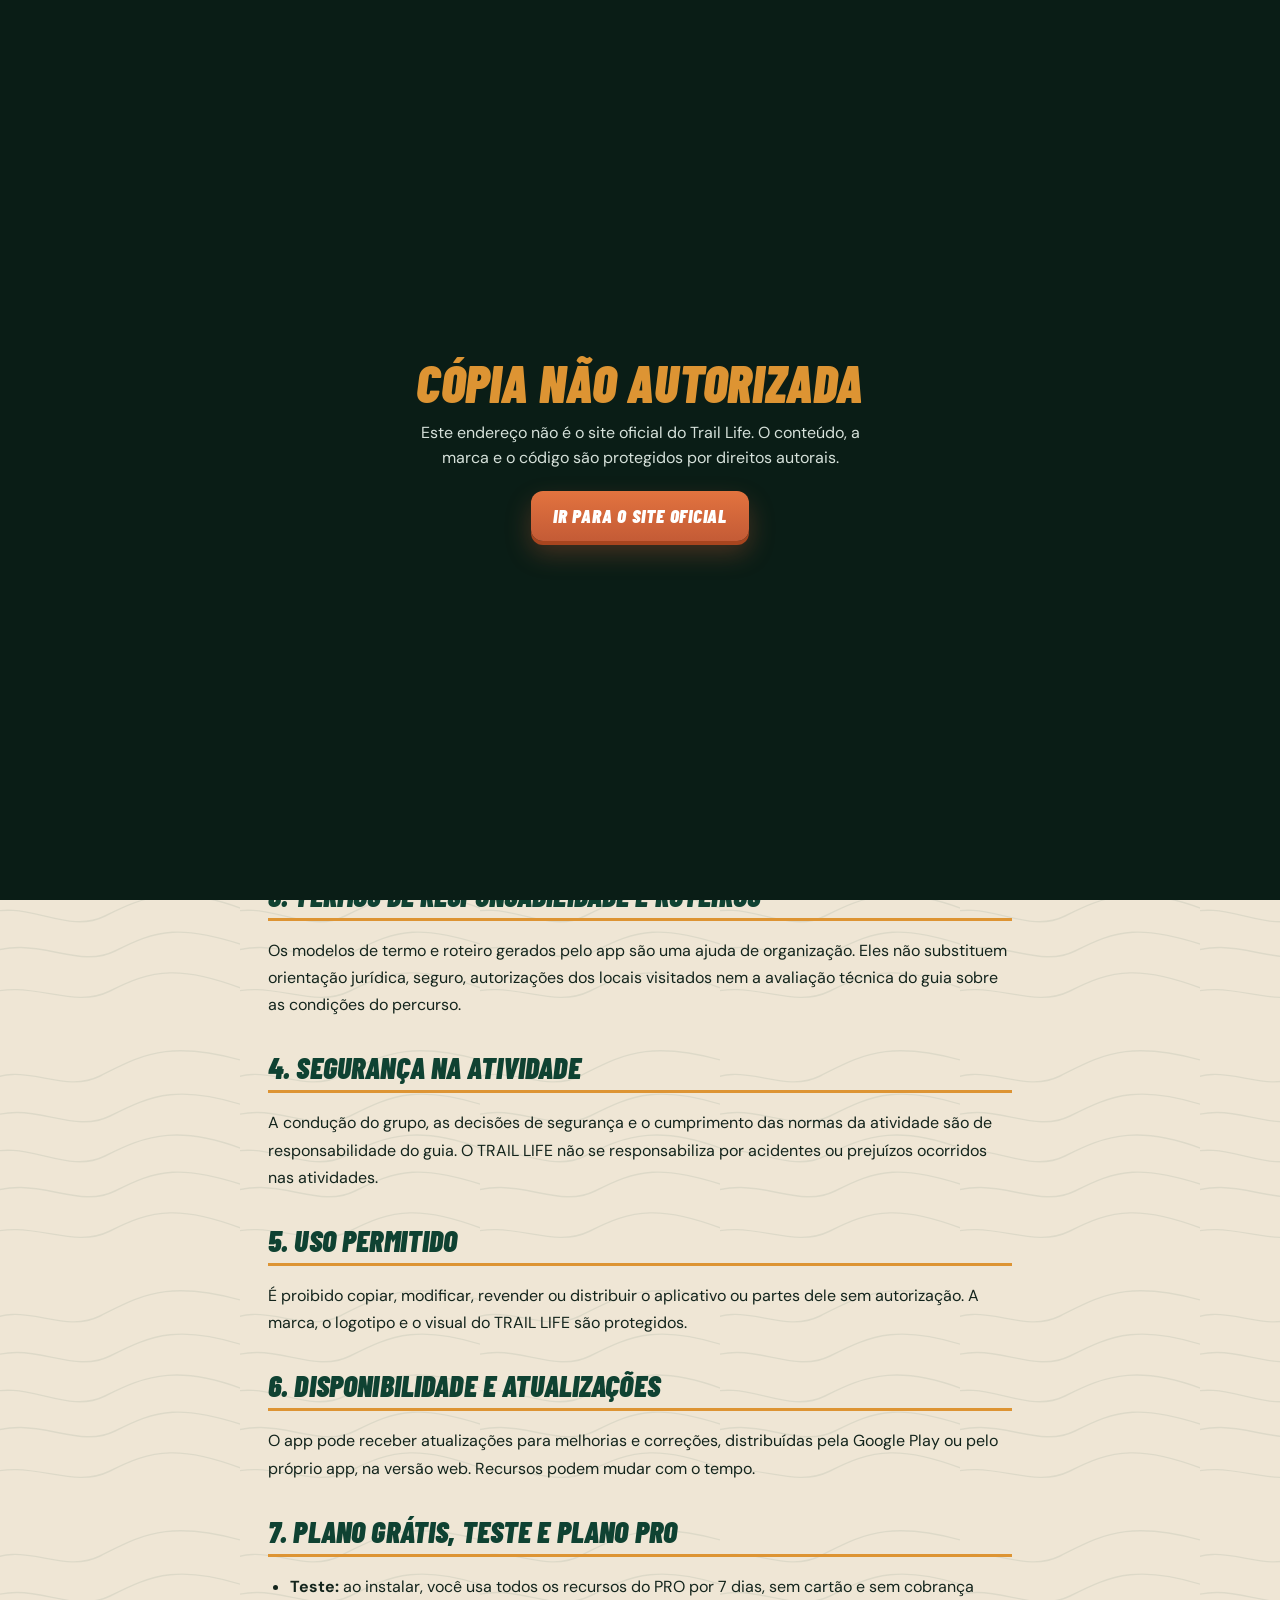
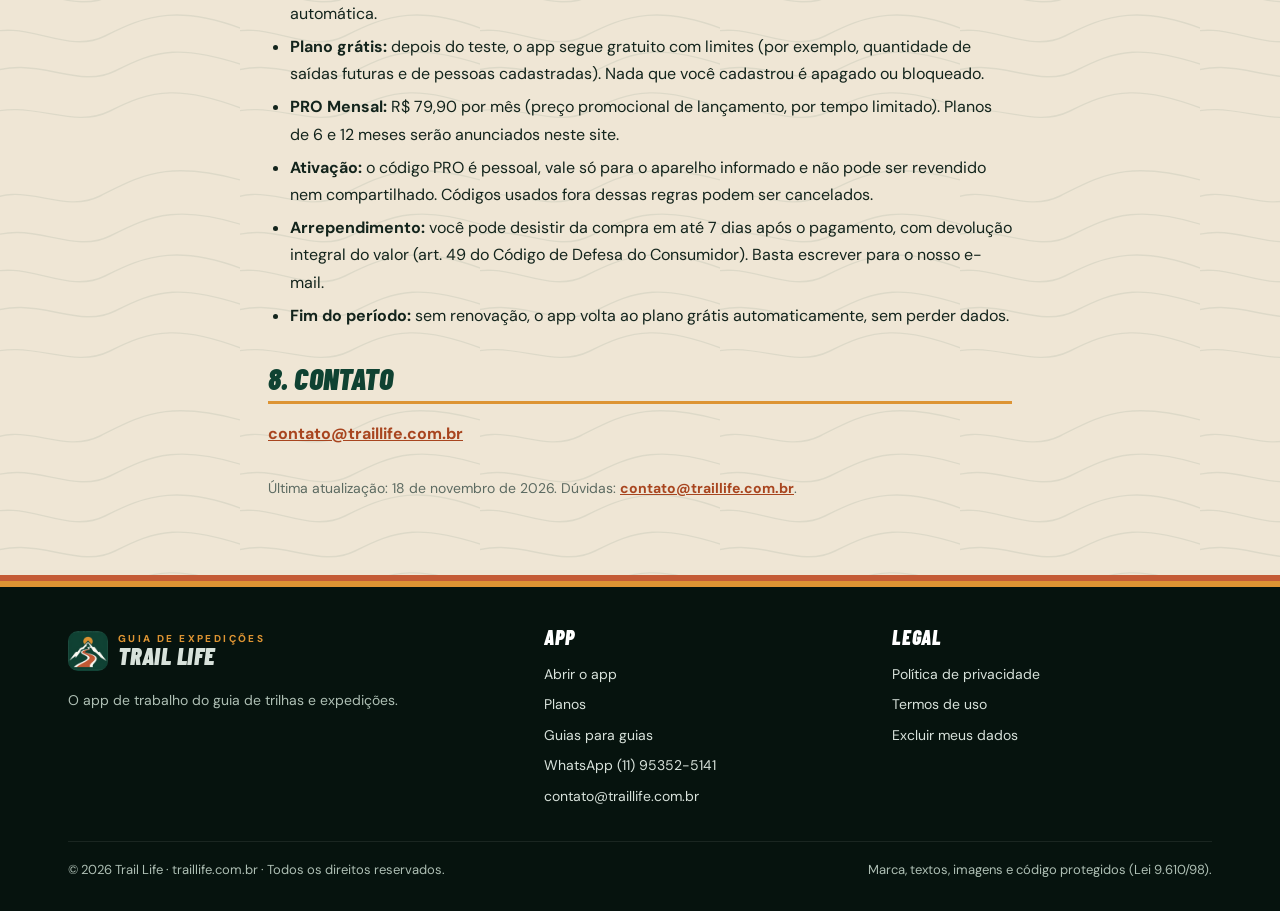
<file: termos.html>
<!doctype html>
<!-- TRAIL LIFE · site oficial · https://traillife.com.br · (c) 2026 Trail Life. Todos os direitos reservados. Assinatura: TL-SITE-7Q3K-BR26 -->
<html lang="pt-BR">
<head>
<meta charset="utf-8">
<meta name="viewport" content="width=device-width,initial-scale=1,viewport-fit=cover">
<title>Termos de uso · Trail Life</title>
<meta name="description" content="Termos de uso do app TRAIL LIFE para guias de trilha e expedições, incluindo plano grátis, teste e plano PRO.">
<meta name="robots" content="index,follow">
<meta name="theme-color" content="#0a1d16">
<link rel="canonical" href="https://traillife.com.br/termos.html">
<link rel="icon" type="image/png" sizes="48x48" href="img/favicon-48.png">
<link rel="apple-touch-icon" href="img/apple-touch-icon.png">
<meta property="og:type" content="article">
<meta property="og:locale" content="pt_BR">
<meta property="og:site_name" content="Trail Life">
<meta property="og:title" content="Termos de uso · Trail Life">
<meta property="og:description" content="Termos de uso do app TRAIL LIFE para guias de trilha e expedições, incluindo plano grátis, teste e plano PRO.">
<meta property="og:url" content="https://traillife.com.br/termos.html">
<meta property="og:image" content="https://traillife.com.br/img/og-traillife.jpg">
<link rel="stylesheet" href="css/site.css">
</head>
<body data-tl="TL-SITE-7Q3K-BR26">
<header class="topbar">
 <div class="wrap">
  <a class="marca" href="./" aria-label="Trail Life, início"><img src="img/logo-96.png" width="40" height="40" alt=""><span><small>GUIA DE EXPEDIÇÕES</small><strong>Trail Life</strong></span></a>
  <a class="btn" href="./#baixar">Baixar o app</a>
 </div>
</header>
<section class="legal-top">
 <div class="wrap"><span class="eyebrow">✦ Trail Life · Transparência</span><h1>Termos de uso</h1><nav aria-label="Páginas legais"><a href="./">Início</a><a href="privacidade.html">Privacidade</a><a href="termos.html" aria-current="page">Termos de uso</a><a href="excluir-dados.html">Excluir dados</a></nav></div>
</section>
<div class="legal">
<main>
<p>Ao usar o TRAIL LIFE (aplicativo Android e versão web em app.traillife.com.br), você concorda com estes termos.</p>
<h2>1. O que é o TRAIL LIFE</h2>
<p>Uma ferramenta para guias de trilha e expedições organizarem saídas, participantes, inscrições, termos de responsabilidade e financeiro. O app funciona no próprio aparelho, sem internet na trilha.</p>
<h2>2. Responsabilidade pelos dados</h2>
<ul>
<li>Os dados ficam no seu aparelho. Fazer backups periódicos é responsabilidade de quem usa o app. O app lembra você de exportar o backup.</li>
<li>Se o aparelho for perdido, formatado ou o app for desinstalado sem backup, os dados não podem ser recuperados pelo TRAIL LIFE, porque não ficam guardados conosco.</li>
<li>Você é responsável pelos dados de participantes que cadastra e por cumprir a LGPD. Veja a <a href="privacidade.html">Política de privacidade</a>.</li>
</ul>
<h2>3. Termos de responsabilidade e roteiros</h2>
<p>Os modelos de termo e roteiro gerados pelo app são uma ajuda de organização. Eles não substituem orientação jurídica, seguro, autorizações dos locais visitados nem a avaliação técnica do guia sobre as condições do percurso.</p>
<h2>4. Segurança na atividade</h2>
<p>A condução do grupo, as decisões de segurança e o cumprimento das normas da atividade são de responsabilidade do guia. O TRAIL LIFE não se responsabiliza por acidentes ou prejuízos ocorridos nas atividades.</p>
<h2>5. Uso permitido</h2>
<p>É proibido copiar, modificar, revender ou distribuir o aplicativo ou partes dele sem autorização. A marca, o logotipo e o visual do TRAIL LIFE são protegidos.</p>
<h2>6. Disponibilidade e atualizações</h2>
<p>O app pode receber atualizações para melhorias e correções, distribuídas pela Google Play ou pelo próprio app, na versão web. Recursos podem mudar com o tempo.</p>
<h2>7. Plano grátis, teste e plano PRO</h2>
<ul>
<li><b>Teste:</b> ao instalar, você usa todos os recursos do PRO por 7 dias, sem cartão e sem cobrança automática.</li>
<li><b>Plano grátis:</b> depois do teste, o app segue gratuito com limites (por exemplo, quantidade de saídas futuras e de pessoas cadastradas). Nada que você cadastrou é apagado ou bloqueado.</li>
<li><b>PRO Mensal:</b> R$ 79,90 por mês (preço promocional de lançamento, por tempo limitado). Planos de 6 e 12 meses serão anunciados neste site.</li>
<li><b>Ativação:</b> o código PRO é pessoal, vale só para o aparelho informado e não pode ser revendido nem compartilhado. Códigos usados fora dessas regras podem ser cancelados.</li>
<li><b>Arrependimento:</b> você pode desistir da compra em até 7 dias após o pagamento, com devolução integral do valor (art. 49 do Código de Defesa do Consumidor). Basta escrever para o nosso e-mail.</li>
<li><b>Fim do período:</b> sem renovação, o app volta ao plano grátis automaticamente, sem perder dados.</li>
</ul>
<h2>8. Contato</h2>
<p><a href="mailto:contato@traillife.com.br">contato@traillife.com.br</a></p>
<p class="atualizado">Última atualização: 18 de novembro de 2026. Dúvidas: <a href="mailto:contato@traillife.com.br">contato@traillife.com.br</a>.</p>
</main>
</div>
<footer class="rodape">
 <div class="wrap">
  <div class="cols">
   <div><a class="marca" href="./"><img src="img/logo-96.png" width="40" height="40" alt=""><span><small>GUIA DE EXPEDIÇÕES</small><strong>Trail Life</strong></span></a><p>O app de trabalho do guia de trilhas e expedições.</p></div>
   <div><h4>App</h4><a href="https://app.traillife.com.br/" data-app>Abrir o app</a><a href="./#planos">Planos</a><a href="guias.html">Guias para guias</a><a href="https://wa.me/5511953525141?text=Ol%C3%A1%21%20Vim%20pelo%20site%20do%20TRAIL%20LIFE%20e%20quero%20saber%20mais%20sobre%20o%20app%20para%20guias%20de%20trilha." data-wa="geral">WhatsApp (11) 95352-5141</a><a href="mailto:contato@traillife.com.br">contato@traillife.com.br</a></div>
   <div><h4>Legal</h4><a href="privacidade.html">Política de privacidade</a><a href="termos.html">Termos de uso</a><a href="excluir-dados.html">Excluir meus dados</a></div>
  </div>
  <div class="copy"><span>© 2026 Trail Life · traillife.com.br · Todos os direitos reservados.</span><span>Marca, textos, imagens e código protegidos (Lei 9.610/98).</span></div>
 </div>
</footer>
<script src="js/site.js" defer></script>
</body>
</html>
</file>
<file: css/site.css>
/*! TRAIL LIFE · site oficial (traillife.com.br) · mesmo visual "Aventura" do app.
   (c) 2026 Trail Life. Todos os direitos reservados. Cópia, reprodução ou adaptação proibidas sem autorização. */@font-face{font-family:'Barlow Condensed';font-style:normal;font-weight:700;font-display:swap;src:url(../fonts/barlow-condensed-latin-700-normal.woff2) format('woff2')}@font-face{font-family:'Barlow Condensed';font-style:normal;font-weight:800;font-display:swap;src:url(../fonts/barlow-condensed-latin-800-normal.woff2) format('woff2')}@font-face{font-family:'Barlow Condensed';font-style:italic;font-weight:800;font-display:swap;src:url(../fonts/barlow-condensed-latin-800-italic.woff2) format('woff2')}@font-face{font-family:'Barlow Condensed';font-style:italic;font-weight:900;font-display:swap;src:url(../fonts/barlow-condensed-latin-900-italic.woff2) format('woff2')}@font-face{font-family:'DM Sans';font-style:normal;font-weight:100 900;font-display:swap;src:url(../fonts/dm-sans-latin-wght-normal.woff2) format('woff2-variations')}:root{--noite:#0a1d16;--noite-2:#0d261d;--floresta:#0f4232;--musgo:#1b5a43;--trilha:#c45b36;--trilha-forte:#a8451f;--brasa:#e2733f;--sol:#dd9433;--sol-claro:#f2b65a;--creme:#fdfaf0;--areia:#efe6d5;--pedra:#d9ccb4;--tinta:#13241c;--cinza:#5d6b62;--linha:#e2d7c3;--titulo:'Barlow Condensed','Arial Narrow',Impact,system-ui,sans-serif;--texto:'DM Sans',system-ui,-apple-system,'Segoe UI',Roboto,sans-serif;--topo:url("data:image/svg+xml,%3Csvg xmlns='http://www.w3.org/2000/svg' width='240' height='240' viewBox='0 0 240 240'%3E%3Cg fill='none' stroke='%230f4232' stroke-opacity='.08' stroke-width='1.4'%3E%3Cpath d='M-20 60c40-30 80 10 120-10s70-40 160-10'/%3E%3Cpath d='M-20 95c50-25 90 15 130-5s70-35 150-5'/%3E%3Cpath d='M-20 130c45-20 85 20 125 0s75-35 155 0'/%3E%3Cpath d='M-20 170c55-25 95 15 135-5s65-30 145 0'/%3E%3Cpath d='M-20 210c50-20 90 15 130-5s70-30 150 5'/%3E%3C/g%3E%3C/svg%3E");--topo-claro:url("data:image/svg+xml,%3Csvg xmlns='http://www.w3.org/2000/svg' width='240' height='240' viewBox='0 0 240 240'%3E%3Cg fill='none' stroke='%23f2b65a' stroke-opacity='.06' stroke-width='1.4'%3E%3Cpath d='M-20 60c40-30 80 10 120-10s70-40 160-10'/%3E%3Cpath d='M-20 95c50-25 90 15 130-5s70-35 150-5'/%3E%3Cpath d='M-20 130c45-20 85 20 125 0s75-35 155 0'/%3E%3Cpath d='M-20 170c55-25 95 15 135-5s65-30 145 0'/%3E%3Cpath d='M-20 210c50-20 90 15 130-5s70-30 150 5'/%3E%3C/g%3E%3C/svg%3E");--corte:28px}*{box-sizing:border-box}html{scroll-behavior:smooth;scroll-padding-top:78px;-webkit-text-size-adjust:100%}body{margin:0;background:var(--noite);color:var(--creme);font:16px/1.6 var(--texto);overflow-x:hidden}img{max-width:100%;display:block;-webkit-user-drag:none;user-select:none;-webkit-touch-callout:none}a{color:inherit}h1,h2,h3{font-family:var(--titulo);text-transform:uppercase;margin:0;line-height:.95;letter-spacing:.005em}.wrap{width:min(1180px,100%);margin:0 auto;padding:0 18px}.skip{position:absolute;left:-999px;top:8px;background:var(--sol);color:var(--noite);padding:10px 14px;z-index:99;font-weight:800}.skip:focus{left:8px}:focus-visible{outline:3px solid var(--sol-claro);outline-offset:3px}.btn{display:inline-flex;align-items:center;justify-content:center;gap:9px;min-height:50px;padding:12px 22px;border:0;border-radius:12px;font:italic 900 19px/1 var(--titulo);text-transform:uppercase;letter-spacing:.04em;text-decoration:none;cursor:pointer;background:linear-gradient(180deg,var(--brasa),var(--trilha));color:#fff;box-shadow:0 4px 0 var(--trilha-forte),0 12px 26px #c45b3655;transition:transform .15s,box-shadow .15s,filter .15s}.btn:hover{filter:brightness(1.08);transform:translateY(-2px)}.btn:active{transform:translateY(2px);box-shadow:0 1px 0 var(--trilha-forte)}.btn.sol{background:linear-gradient(180deg,var(--sol-claro),var(--sol));color:var(--noite);box-shadow:0 4px 0 #a86c1c,0 12px 26px #dd943344}.btn.ghost{background:0 0;color:#fff;box-shadow:inset 0 0 0 2px #ffffff55}.btn.ghost:hover{box-shadow:inset 0 0 0 2px var(--sol)}.btn.dark{background:var(--noite);color:#fff;box-shadow:0 4px 0 #000,0 10px 22px #0a1d1640}.btn.full{width:100%}.btn svg{width:20px;height:20px;flex:none}.topbar{position:sticky;top:0;z-index:40;background:var(--noite);box-shadow:0 3px 0 var(--trilha),0 6px 0 var(--sol),0 10px 24px #0007}.topbar .wrap{display:flex;align-items:center;justify-content:space-between;gap:12px;height:64px}.marca{display:flex;align-items:center;gap:10px;text-decoration:none;color:#fff}.marca img{width:40px;height:40px;border-radius:10px}.marca small{display:block;font:800 10px/1 var(--texto);letter-spacing:.24em;color:var(--sol)}.marca strong{display:block;font:italic 900 24px/1 var(--titulo);text-transform:uppercase;letter-spacing:.02em}.menu{display:flex;align-items:center;gap:4px}.menu a{font:800 15px/1 var(--titulo);text-transform:uppercase;letter-spacing:.08em;text-decoration:none;color:#d8e2db;padding:10px 12px;border-radius:9px}.menu a:hover{color:var(--sol-claro);background:#ffffff0d}.topbar .btn{min-height:42px;padding:9px 16px;font-size:16px}.menu-btn{display:none;background:0 0;border:0;color:#fff;width:44px;height:44px;border-radius:10px;cursor:pointer}.menu-btn svg{width:26px;height:26px}.hero{position:relative;padding:64px 0 calc(70px + var(--corte));background:linear-gradient(100deg,#0a1d16f7 0,#0a1d16d0 45%,#0a1d1655 100%),linear-gradient(0deg,#0a1d16 0,transparent 40%),url(../img/hero.webp) center 40%/cover;clip-path:polygon(0 0,100% 0,100% calc(100% - var(--corte)),0 100%);overflow:hidden}.hero .wrap{display:grid;grid-template-columns:1.15fr .85fr;gap:40px;align-items:center}.eyebrow{display:inline-block;font:800 12px/1.3 var(--texto);letter-spacing:.24em;text-transform:uppercase;color:var(--sol)}.hero h1{font:italic 900 clamp(56px,9vw,112px)/.86 var(--titulo);margin:16px 0 20px;text-shadow:0 6px 24px #0009}.hero h1 em,.laranja{font-style:inherit;color:var(--sol)}.hero p.lead{font-size:clamp(17px,2vw,20px);max-width:540px;color:#e3ebe5;margin:0 0 26px}.hero .acoes{display:flex;flex-wrap:wrap;gap:12px}.selos{display:flex;flex-wrap:wrap;gap:8px 18px;margin-top:24px;font-size:14px;font-weight:700;color:#cfdcd3}.selos span{display:inline-flex;align-items:center;gap:7px}.selos svg{width:18px;height:18px;color:var(--sol)}.fone{position:relative;width:min(290px,78vw);aspect-ratio:9/16;margin:0 auto;border-radius:36px;padding:9px;background:linear-gradient(145deg,#2b3a33,#050c09);box-shadow:0 0 0 2px #ffffff18,0 30px 60px #000b,0 0 0 10px #0a1d1688;user-select:none}.fone img{width:100%;height:100%;object-fit:cover;object-position:top;border-radius:28px;pointer-events:none}.fone:before{content:'';position:absolute;top:16px;left:50%;width:70px;height:7px;border-radius:7px;background:#000a;transform:translateX(-50%);z-index:2}.hero .fone{transform:rotate(4deg)}.hero-visual{position:relative}.hero-visual .sol-arte{position:absolute;width:230px;right:-30px;bottom:-40px;z-index:-1;opacity:.95;filter:drop-shadow(0 10px 30px #0008)}.hero-visual .tag{position:absolute;left:-6px;top:22%;background:var(--creme);color:var(--tinta);border-left:6px solid var(--trilha);border-radius:10px;padding:10px 14px;box-shadow:0 14px 30px #0008;transform:rotate(-4deg)}.hero-visual .tag small{display:block;font:800 10px/1 var(--texto);letter-spacing:.18em;color:var(--sol)}.hero-visual .tag b{font:italic 900 20px/1.1 var(--titulo);text-transform:uppercase}.faixa{background:linear-gradient(90deg,var(--trilha),var(--brasa));color:#fff;overflow:hidden;transform:rotate(-1.5deg);margin:-14px -10px 0;position:relative;z-index:3;box-shadow:0 8px 0 var(--sol)}.faixa div{display:flex;gap:34px;white-space:nowrap;padding:13px 0;width:max-content;animation:corre 26s linear infinite;font:italic 900 22px/1 var(--titulo);text-transform:uppercase;letter-spacing:.06em}.faixa span:after{content:'▲';margin-left:34px;color:var(--noite);font-size:15px;vertical-align:2px}@keyframes corre{to{transform:translateX(-50%)}}section{position:relative}.sec{padding:84px 0}.sec-head{max-width:760px;margin-bottom:38px}.sec-head h2{font:italic 900 clamp(42px,6.4vw,76px)/.9 var(--titulo);margin:12px 0 14px}.sec-head p{font-size:18px;margin:0;color:#c9d6cd}.claro{background:var(--areia) var(--topo);background-size:240px;color:var(--tinta)}.claro .sec-head h2{color:var(--floresta)}.claro .sec-head p{color:var(--cinza)}.claro .eyebrow{color:var(--trilha)}.escuro{background:var(--noite) var(--topo-claro);background-size:240px}.corte-topo{clip-path:polygon(0 var(--corte),100% 0,100% 100%,0 100%);margin-top:calc(var(--corte) * -1);padding-top:calc(84px + var(--corte))}.numeros{display:grid;grid-template-columns:repeat(4,1fr);gap:14px}.num{background:#fff;border:1px solid var(--linha);border-bottom:5px solid var(--trilha);border-radius:16px;padding:22px 18px;box-shadow:0 12px 26px #4b382714}.num b{display:block;font:italic 900 54px/.9 var(--titulo);color:var(--floresta)}.num b small{font-size:28px}.num span{display:block;margin-top:8px;font-weight:700;color:var(--cinza);font-size:14px;line-height:1.35}.recursos{display:grid;grid-template-columns:repeat(2,1fr);gap:18px}.rec{position:relative;background:linear-gradient(160deg,#123a2d,#0b221a);border:1px solid #ffffff14;border-radius:20px;padding:28px 26px 26px;overflow:hidden;box-shadow:0 20px 40px #0006}.rec:before{content:'';position:absolute;inset:0 auto 0 0;width:6px;background:linear-gradient(180deg,var(--sol),var(--trilha))}.rec .ico{width:54px;height:54px;border-radius:14px;display:grid;place-items:center;background:linear-gradient(180deg,var(--brasa),var(--trilha));box-shadow:0 4px 0 var(--trilha-forte);margin-bottom:16px;transform:rotate(-5deg)}.rec .ico svg{width:28px;height:28px;color:#fff}.rec h3{font:italic 900 34px/.95 var(--titulo);margin-bottom:14px}.rec ul{list-style:none;margin:0;padding:0;display:grid;gap:9px}.rec li{position:relative;padding-left:26px;color:#d6e1da;line-height:1.45}.rec li:before{content:'';position:absolute;left:0;top:7px;width:12px;height:12px;background:var(--sol);clip-path:polygon(50% 0,100% 100%,0 100%)}.dados{display:grid;grid-template-columns:.9fr 1.1fr;gap:40px;align-items:center}.dados .arte{position:relative}.dados .arte img{width:min(420px,100%);margin:auto;filter:drop-shadow(0 20px 40px #4b382744)}.dados h2{font:italic 900 clamp(42px,6vw,72px)/.9 var(--titulo);color:var(--floresta);margin:12px 0 18px}.check{list-style:none;padding:0;margin:0 0 26px;display:grid;gap:12px}.check li{display:flex;gap:12px;align-items:flex-start;background:#fff;border:1px solid var(--linha);border-radius:14px;padding:14px 16px;font-weight:600;box-shadow:0 8px 18px #4b382710}.check svg{width:24px;height:24px;flex:none;color:var(--trilha)}.telas{display:flex;gap:22px;overflow-x:auto;scroll-snap-type:x mandatory;padding:10px 18px 28px;margin:0 -18px;scrollbar-width:thin;scrollbar-color:var(--sol) transparent}.tela{flex:0 0 auto;scroll-snap-align:center;text-align:center}.tela .fone{width:230px}.tela b{display:block;margin-top:16px;font:italic 900 24px/1 var(--titulo);text-transform:uppercase;color:#fff}.tela small{display:block;color:#b9c8be;font-size:14px;margin-top:4px}.dica-arraste{font-size:13px;color:#9fb3a6;margin-top:-4px}.passos{display:grid;grid-template-columns:repeat(3,1fr);gap:18px;counter-reset:p}.passo{background:#fff;border:1px solid var(--linha);border-radius:18px;padding:26px 22px;box-shadow:0 12px 26px #4b382714;position:relative;overflow:hidden}.passo:before{counter-increment:p;content:counter(p,decimal-leading-zero);position:absolute;right:12px;top:-10px;font:italic 900 96px/1 var(--titulo);color:#c45b3618}.passo h3{font:italic 900 30px/.95 var(--titulo);color:var(--floresta);margin:4px 0 10px}.passo p{margin:0;color:var(--cinza)}.passo .eyebrow{font-size:11px}.planos{display:grid;grid-template-columns:1fr 1.2fr 1fr 1fr;gap:16px;align-items:stretch}.plano{position:relative;background:#fff;color:var(--tinta);border-radius:22px;padding:30px 24px 26px;border:1px solid var(--linha);display:flex;flex-direction:column;box-shadow:0 18px 40px #0005}.plano h3{font:italic 900 34px/.95 var(--titulo);color:var(--floresta)}.plano .periodo{font-weight:800;color:var(--cinza);font-size:14px;letter-spacing:.06em;text-transform:uppercase;margin-top:6px}.preco{display:flex;align-items:flex-start;gap:4px;margin:20px 0 6px;font-family:var(--titulo);color:var(--tinta)}.preco small{font:900 24px/1.2 var(--titulo);margin-top:8px}.preco b{font:italic 900 86px/.82 var(--titulo);letter-spacing:-.01em}.preco span{font:900 28px/1 var(--titulo);margin-top:6px}.preco em{font:800 16px/1 var(--texto);font-style:normal;color:var(--cinza);align-self:flex-end;margin-bottom:8px}.plano ul{list-style:none;padding:0;margin:18px 0 24px;display:grid;gap:10px;flex:1}.plano li{display:flex;gap:10px;align-items:flex-start;font-weight:600;line-height:1.4}.plano li svg{width:20px;height:20px;flex:none;color:var(--trilha);margin-top:1px}.plano.pro{background:linear-gradient(165deg,#13402f,#0a1d16 70%);color:#fff;border:2px solid var(--sol);box-shadow:0 0 0 6px #dd94331f,0 30px 60px #000a;transform:translateY(-10px)}.plano.pro h3{color:#fff}.plano.pro .periodo{color:var(--sol-claro)}.plano.pro .preco{color:#fff}.plano.pro .preco em{color:#c9d6cd}.plano.pro li svg{color:var(--sol)}.selo-promo{position:absolute;top:-16px;left:22px;background:linear-gradient(90deg,var(--trilha),var(--brasa));color:#fff;font:italic 900 16px/1 var(--titulo);letter-spacing:.08em;text-transform:uppercase;padding:9px 14px;border-radius:9px;box-shadow:0 4px 0 var(--trilha-forte);transform:rotate(-3deg)}.plano.breve{opacity:.94}.plano.gratis .preco b{font-size:64px}.teste{display:flex;gap:14px;align-items:center;flex-wrap:wrap;justify-content:center;margin:0 auto 34px;background:#ffffff0d;border:1px dashed #dd943388;border-radius:16px;padding:14px 18px;max-width:760px;text-align:center}.teste b{font:italic 900 26px/1 var(--titulo);text-transform:uppercase;color:var(--sol-claro)}.teste span{color:#d6e1da}.plano.breve .preco b{color:#b7ab95;font-size:56px}.selo-breve{display:inline-block;align-self:flex-start;background:var(--noite);color:var(--sol-claro);font:italic 900 15px/1 var(--titulo);letter-spacing:.1em;text-transform:uppercase;padding:8px 12px;border-radius:8px;margin-bottom:14px}.nota-plano{font-size:13px;color:#b9c8be;margin-top:18px;text-align:center}.ativacao{margin-top:34px;display:grid;grid-template-columns:repeat(4,1fr);gap:12px}.ativacao div{background:#ffffff0c;border:1px solid #ffffff1a;border-radius:14px;padding:16px}.ativacao b{display:block;font:italic 900 22px/1 var(--titulo);text-transform:uppercase;color:var(--sol-claro);margin-bottom:6px}.ativacao span{font-size:14px;color:#cdd9d1;line-height:1.4;display:block}.publico{display:grid;grid-template-columns:repeat(4,1fr);gap:14px}.publico div{border-radius:18px;overflow:hidden;position:relative;min-height:240px;display:flex;align-items:flex-end;padding:18px;color:#fff;background:#123a2d center/cover}.publico div:before{content:'';position:absolute;inset:0;background:linear-gradient(180deg,#0a1d1610 20%,#0a1d16ee 100%)}.publico b{position:relative;font:italic 900 28px/.95 var(--titulo);text-transform:uppercase}.publico span{position:relative;display:block;font-size:14px;color:#dbe5de;margin-top:6px}.faq{display:grid;gap:10px;max-width:860px}.faq details{background:#fff;border:1px solid var(--linha);border-radius:14px;box-shadow:0 8px 18px #4b382710}.faq summary{cursor:pointer;list-style:none;padding:18px 54px 18px 20px;font:italic 900 23px/1.05 var(--titulo);text-transform:uppercase;color:var(--floresta);position:relative}.faq summary::-webkit-details-marker{display:none}.faq summary:after{content:'+';position:absolute;right:18px;top:50%;transform:translateY(-50%);width:28px;height:28px;border-radius:8px;background:var(--trilha);color:#fff;display:grid;place-items:center;font:900 22px/1 var(--texto)}.faq details[open] summary:after{content:'–'}.faq details p{margin:0;padding:0 20px 18px;color:#3b4a41}.final{padding:110px 0 120px;text-align:center;background:linear-gradient(180deg,#0a1d16e8,#0a1d16b0 50%,#0a1d16f2),url(../img/trilha.webp) center 30%/cover}.final h2{font:italic 900 clamp(60px,12vw,150px)/.82 var(--titulo);text-shadow:0 8px 30px #000a}.final p{font-size:19px;color:#dbe5de;max-width:560px;margin:20px auto 30px}.final .acoes{display:flex;flex-wrap:wrap;gap:12px;justify-content:center}footer.rodape{background:#06130e;border-top:6px solid var(--trilha);box-shadow:inset 0 6px 0 var(--sol);padding:46px 0 30px;color:#aebfb4;font-size:14px}.rodape .cols{display:grid;grid-template-columns:1.4fr 1fr 1fr;gap:28px}.rodape h4{font:italic 900 20px/1 var(--titulo);text-transform:uppercase;color:#fff;margin:0 0 12px;letter-spacing:.04em}.rodape a{color:#d8e2db;text-decoration:none;display:block;padding:4px 0}.rodape a:hover{color:var(--sol-claro)}.rodape .copy{border-top:1px solid #ffffff14;margin-top:30px;padding-top:18px;display:flex;flex-wrap:wrap;gap:8px 20px;justify-content:space-between;font-size:13px}.modal{position:fixed;inset:0;z-index:60;background:#050c09cc;display:none;align-items:flex-end;justify-content:center;padding:12px;backdrop-filter:blur(3px)}.modal.on{display:flex}.caixa{background:var(--creme);color:var(--tinta);width:min(520px,100%);max-height:92vh;overflow:auto;border-radius:22px;padding:24px 22px;border-top:6px solid var(--trilha);box-shadow:0 30px 60px #000a;animation:sobe .25s ease-out}@keyframes sobe{from{transform:translateY(30px);opacity:0}}.caixa h3{font:italic 900 34px/.95 var(--titulo);color:var(--floresta);margin-bottom:6px}.caixa .fechar{float:right;border:0;background:var(--areia);border-radius:10px;width:40px;height:40px;font-size:22px;cursor:pointer;color:var(--tinta)}.abas{display:flex;gap:8px;margin:16px 0}.abas button{flex:1;border:2px solid var(--linha);background:#fff;border-radius:10px;padding:10px;font:italic 900 18px/1 var(--titulo);text-transform:uppercase;color:var(--floresta);cursor:pointer}.abas button.on{background:var(--floresta);border-color:var(--floresta);color:#fff}.caixa ol{margin:0 0 18px;padding-left:22px;display:grid;gap:8px}.caixa ol b{color:var(--trilha-forte)}.caixa .obs{font-size:13px;color:var(--cinza);margin-top:12px}.legal-top{background:linear-gradient(100deg,#0a1d16f5,#0a1d16c0),url(../img/acampamento.webp) center 60%/cover;padding:46px 0 calc(40px + var(--corte));clip-path:polygon(0 0,100% 0,100% calc(100% - var(--corte)),0 100%)}.legal-top h1{font:italic 900 clamp(44px,7vw,76px)/.9 var(--titulo);margin-top:10px}.legal-top nav{display:flex;flex-wrap:wrap;gap:8px;margin-top:18px}.legal-top nav a{font:800 14px/1 var(--titulo);letter-spacing:.08em;text-transform:uppercase;text-decoration:none;background:#ffffff14;padding:10px 12px;border-radius:9px}.legal-top nav a[aria-current]{background:var(--sol);color:var(--noite)}.legal{background:var(--areia) var(--topo);background-size:240px;color:var(--tinta);margin-top:calc(var(--corte) * -1);padding:calc(30px + var(--corte)) 0 60px}.legal main{max-width:780px;margin:0 auto;padding:0 18px;line-height:1.7}.legal h2{font:italic 900 30px/1 var(--titulo);color:var(--floresta);margin:34px 0 10px;padding-bottom:8px;border-bottom:3px solid var(--sol)}.legal ol,.legal ul{padding-left:22px}.legal li{margin:6px 0}.legal .box{background:#fff;border:1px solid var(--linha);border-left:6px solid var(--trilha);border-radius:12px;padding:16px 18px;margin:18px 0}.legal a{color:var(--trilha-forte);font-weight:700}.legal code{background:#fff;padding:2px 6px;border-radius:6px}.legal .atualizado{font-size:14px;color:var(--cinza);margin-top:30px}.tl-aviso{position:fixed;inset:0;z-index:999;background:var(--noite);color:#fff;display:grid;place-items:center;text-align:center;padding:24px}.tl-aviso h2{font:italic 900 52px/.9 var(--titulo);color:var(--sol);margin-bottom:14px}.tl-aviso p{max-width:460px;margin:0 auto 20px;color:#d6e1da}.surge{opacity:0;transform:translateY(26px);transition:opacity .6s ease,transform .6s ease}.surge.on{opacity:1;transform:none}@media (max-width:980px){.dados,.hero .wrap{grid-template-columns:1fr}.hero{padding-top:44px}.hero-visual{margin-top:10px}.hero-visual .sol-arte{width:170px;right:0}.numeros{grid-template-columns:repeat(2,1fr)}.planos{grid-template-columns:1fr 1fr;max-width:760px;margin:0 auto}.plano.pro{transform:none;order:-1;grid-column:1/-1;margin-top:12px}.ativacao,.publico{grid-template-columns:repeat(2,1fr)}.dados .arte{order:2}}@media (max-width:820px){.menu{display:none;position:absolute;top:70px;left:0;right:0;flex-direction:column;align-items:stretch;background:var(--noite);padding:10px 18px 18px;box-shadow:0 20px 30px #000a}.menu.on{display:flex}.menu a{padding:14px 10px;font-size:18px}.menu-btn{display:grid;place-items:center}.topbar .btn.so-desk{display:none}.passos,.recursos{grid-template-columns:1fr}.rodape .cols{grid-template-columns:1fr}}@media (max-width:520px){:root{--corte:18px}.sec{padding:60px 0}.corte-topo{padding-top:calc(60px + var(--corte))}.final .acoes .btn,.hero .acoes .btn{width:100%}.hero-visual .tag{left:0;top:auto;bottom:20%}.rec{padding:24px 20px 22px}.rec h3{font-size:30px}.num b{font-size:44px}.ativacao,.planos,.publico{grid-template-columns:1fr}.publico div{min-height:170px}.preco b{font-size:76px}.marca strong{font-size:21px}}@media (prefers-reduced-motion:reduce){*{animation:none!important;transition:none!important}html{scroll-behavior:auto}.surge{opacity:1;transform:none}}@media print{.faixa,.modal,.topbar,footer.rodape{display:none}body{background:#fff;color:#000}}.publico b span{font:500 14px/1.35 var(--texto);text-transform:none;font-style:normal}.legal .btn{color:#fff;text-decoration:none}body,html{overflow-x:clip}.dados .arte img{max-height:560px;width:auto;max-width:100%;object-fit:cover;border-radius:20px}.rodape a.marca{display:flex}@media (max-width:980px){.dados .arte{display:none}}[hidden]{display:none!important}.btn.whats{background:linear-gradient(180deg,#2bd46a,#1aa851);color:#fff;box-shadow:0 4px 0 #11823d,0 12px 26px #1aa85140}.plano .btn+.btn{margin-top:10px}.link-pro{display:block;text-align:center;margin-top:12px;font-size:14px;font-weight:700;color:var(--sol-claro)}.wa-flutua{position:fixed;z-index:45;right:calc(16px + env(safe-area-inset-right,0px));bottom:calc(16px + env(safe-area-inset-bottom,0px));display:flex;align-items:center;gap:8px;height:58px;padding:0 18px 0 14px;border-radius:30px;background:linear-gradient(180deg,#2bd46a,#1aa851);color:#fff;text-decoration:none;font:italic 900 17px/1 var(--titulo);text-transform:uppercase;letter-spacing:.04em;box-shadow:0 4px 0 #11823d,0 14px 30px #0008;transition:transform .15s}.wa-flutua:hover{transform:translateY(-2px)}.wa-flutua svg{width:30px;height:30px}@media (max-width:520px){.wa-flutua span{display:none}.wa-flutua{width:58px;padding:0;justify-content:center}}@media print{.wa-flutua{display:none}}.plano ul{align-content:start}.baixar{display:grid;grid-template-columns:1.2fr .8fr;gap:40px;align-items:center}.tit-baixar{font:italic 900 clamp(46px,7vw,84px)/.9 var(--titulo);margin:12px 0 16px}.lead-baixar{font-size:18px;color:#c9d6cd;max-width:560px;margin:0 0 24px}.loja{display:flex;flex-wrap:wrap;gap:12px}.endereco{margin:18px 0 0;color:#b9c8be;font-size:15px}.endereco b{color:var(--sol-claro);font-size:17px;letter-spacing:.02em}.qr{position:relative;display:inline-block;line-height:0;background:var(--creme);border-radius:14px;padding:8px}.qr img{display:block;border-radius:6px}.qr .qr-logo{position:absolute;left:50%;top:50%;transform:translate(-50%,-50%);border-radius:8px;box-shadow:0 0 0 4px var(--creme)}.qr-card{justify-self:center;text-align:center;background:linear-gradient(165deg,#13402f,#0a1d16);border:2px solid var(--sol);border-radius:22px;padding:26px 24px;max-width:320px;box-shadow:0 0 0 6px #dd94331f,0 30px 60px #000a}.qr-card .qr{padding:12px;margin-bottom:16px}.qr-card b{display:block;font:italic 900 28px/1 var(--titulo);text-transform:uppercase;color:#fff;margin-bottom:8px}.qr-card span{font-size:15px;color:#cdd9d1;line-height:1.45}.qr-hero{position:absolute;right:-14px;top:-6px;display:flex;align-items:center;gap:10px;background:var(--noite);border:2px solid var(--sol);border-radius:16px;padding:8px 14px 8px 8px;text-decoration:none;color:#fff;box-shadow:0 18px 30px #000a;transform:rotate(3deg);z-index:3}.qr-hero .qr{padding:4px;border-radius:10px}.qr-hero span{font-size:13px;line-height:1.25;max-width:110px;color:#cdd9d1}.qr-hero b{display:block;font:italic 900 18px/1 var(--titulo);text-transform:uppercase;color:var(--sol-claro);margin-bottom:3px}.modal-qr{display:flex;align-items:center;gap:14px;background:var(--areia);border-radius:14px;padding:12px;margin:0 0 16px}.modal-qr span{font-weight:700;color:var(--floresta);line-height:1.35}.topbar .menu .btn svg{width:18px;height:18px}@media (hover:none),(max-width:980px){.so-pc{display:none!important}}@media (max-width:980px){.baixar{grid-template-columns:1fr}.qr-card{display:none}.loja .btn{flex:1 1 220px}}.guias-grid{display:grid;grid-template-columns:repeat(auto-fill,minmax(260px,1fr));gap:14px}.guia-card{display:flex;flex-direction:column;gap:8px;background:#fff;border:1px solid var(--linha);border-bottom:5px solid var(--sol);border-radius:16px;padding:20px;text-decoration:none;color:var(--tinta);box-shadow:0 10px 22px #4b382714;transition:transform .15s}.guia-card:hover{transform:translateY(-3px)}.guia-card small{font:800 11px/1 var(--texto);letter-spacing:.18em;text-transform:uppercase;color:var(--trilha)}.guia-card b{font:italic 900 26px/1 var(--titulo);text-transform:uppercase;color:var(--floresta)}.guia-card span{font-size:14px;color:var(--cinza);line-height:1.45}.legal .guia-card{font-weight:400}.trilha-nav{font-size:13px;color:#b9c8be;margin-bottom:12px;display:flex;flex-wrap:wrap;gap:6px}.trilha-nav a{color:var(--sol-claro);text-decoration:none}.legal-top .trilha-nav a{background:0 0;padding:0;font:600 13px var(--texto);letter-spacing:0;text-transform:none}.cta-app{display:flex;flex-wrap:wrap;gap:16px;align-items:center;justify-content:space-between;background:linear-gradient(160deg,#13402f,#0a1d16);color:#fff;border-radius:18px;padding:22px;margin:34px 0 10px;border-left:6px solid var(--trilha)}.cta-app b{display:block;font:italic 900 28px/1 var(--titulo);text-transform:uppercase;color:var(--sol-claro);margin-bottom:6px}.cta-app span{color:#d6e1da;font-size:15px;line-height:1.45;display:block;max-width:440px}.legal .cta-app .btn{color:#fff}.leia{padding-left:20px}.leia a{font-weight:700}.leia-tit{margin-top:40px}
</file>
